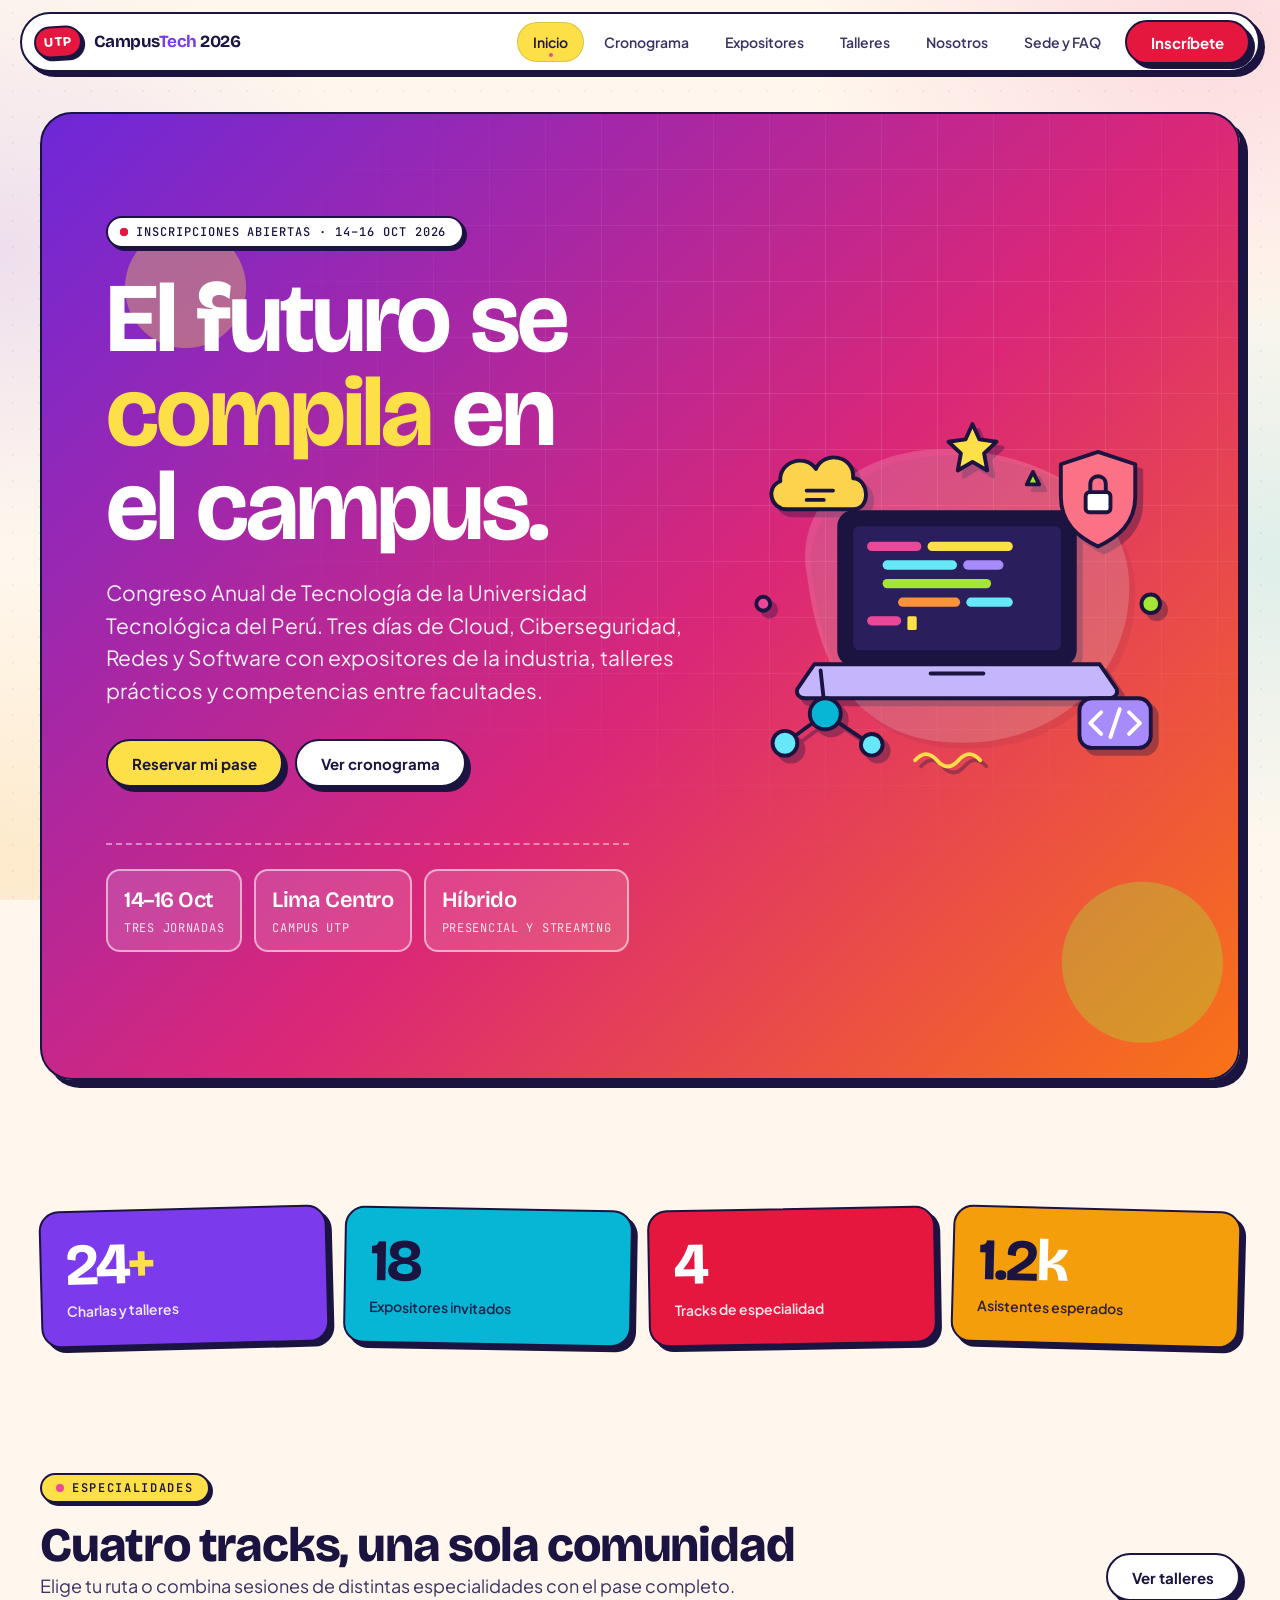
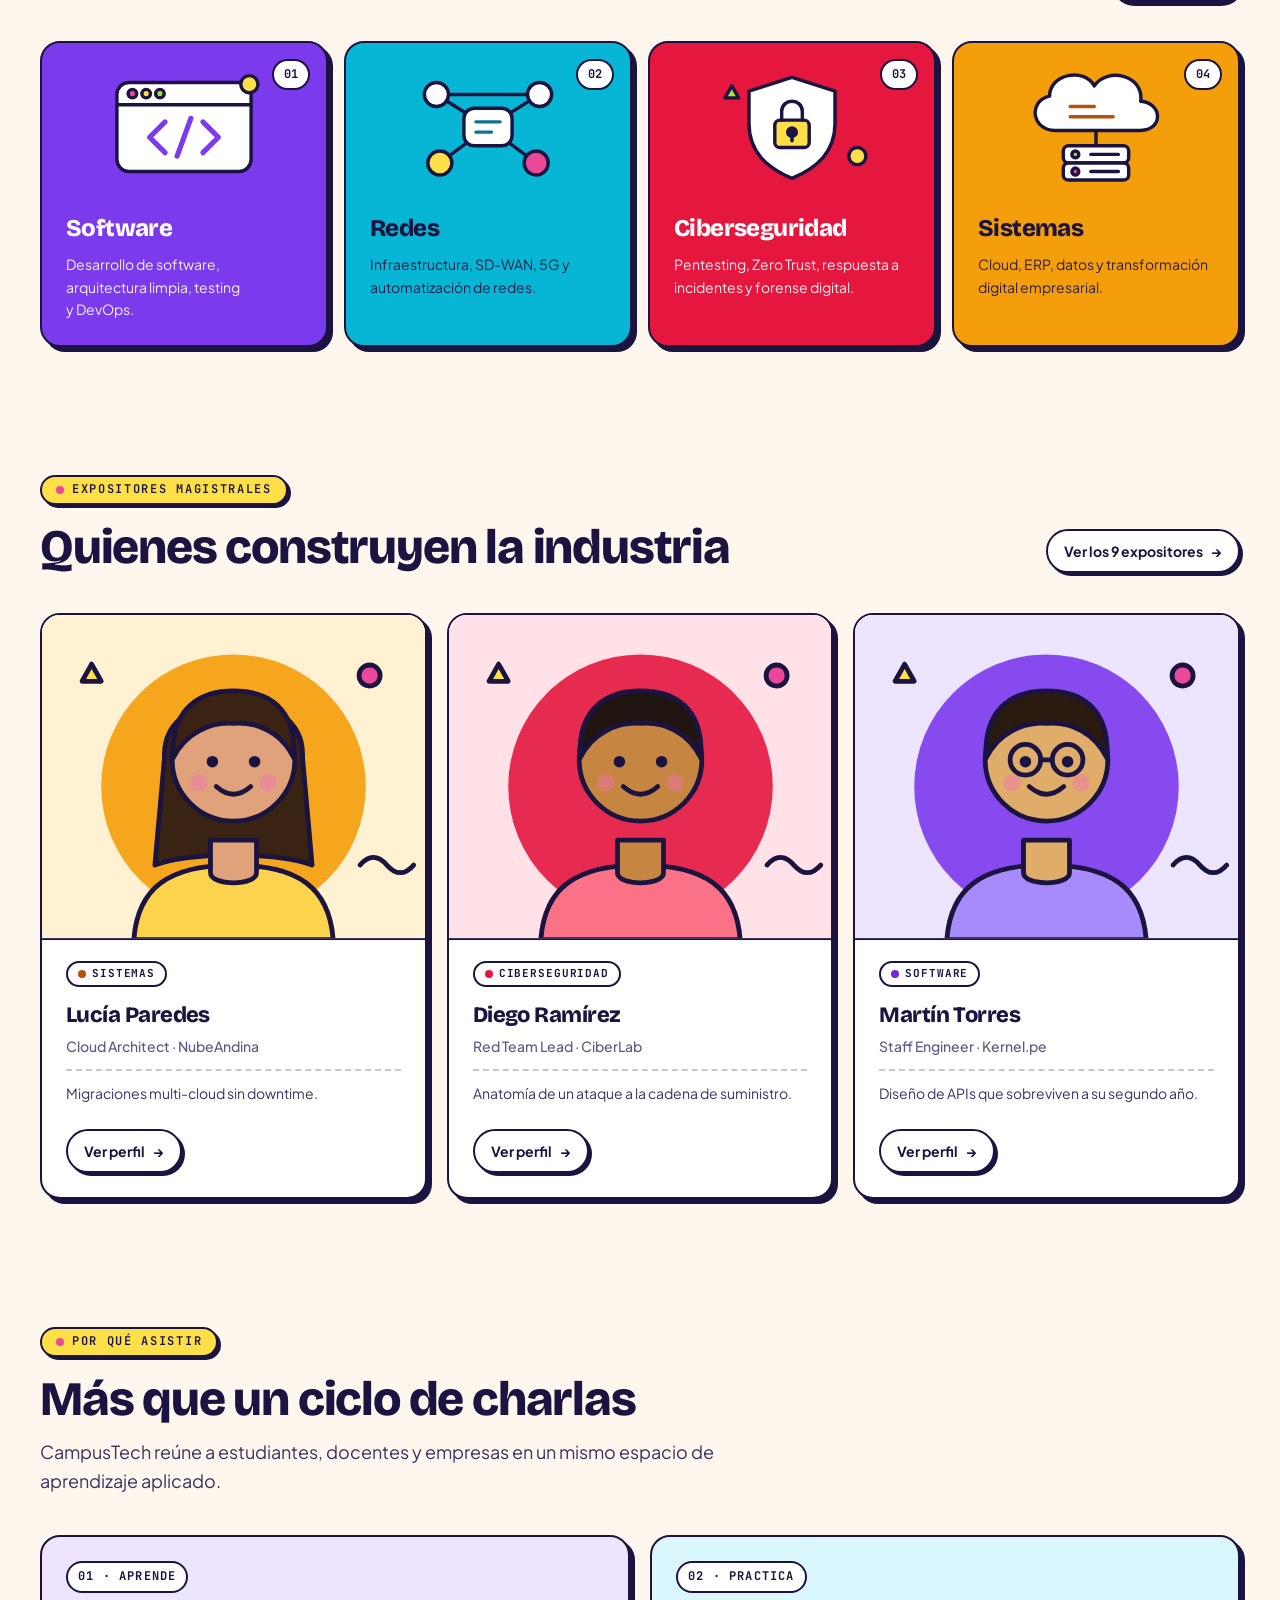
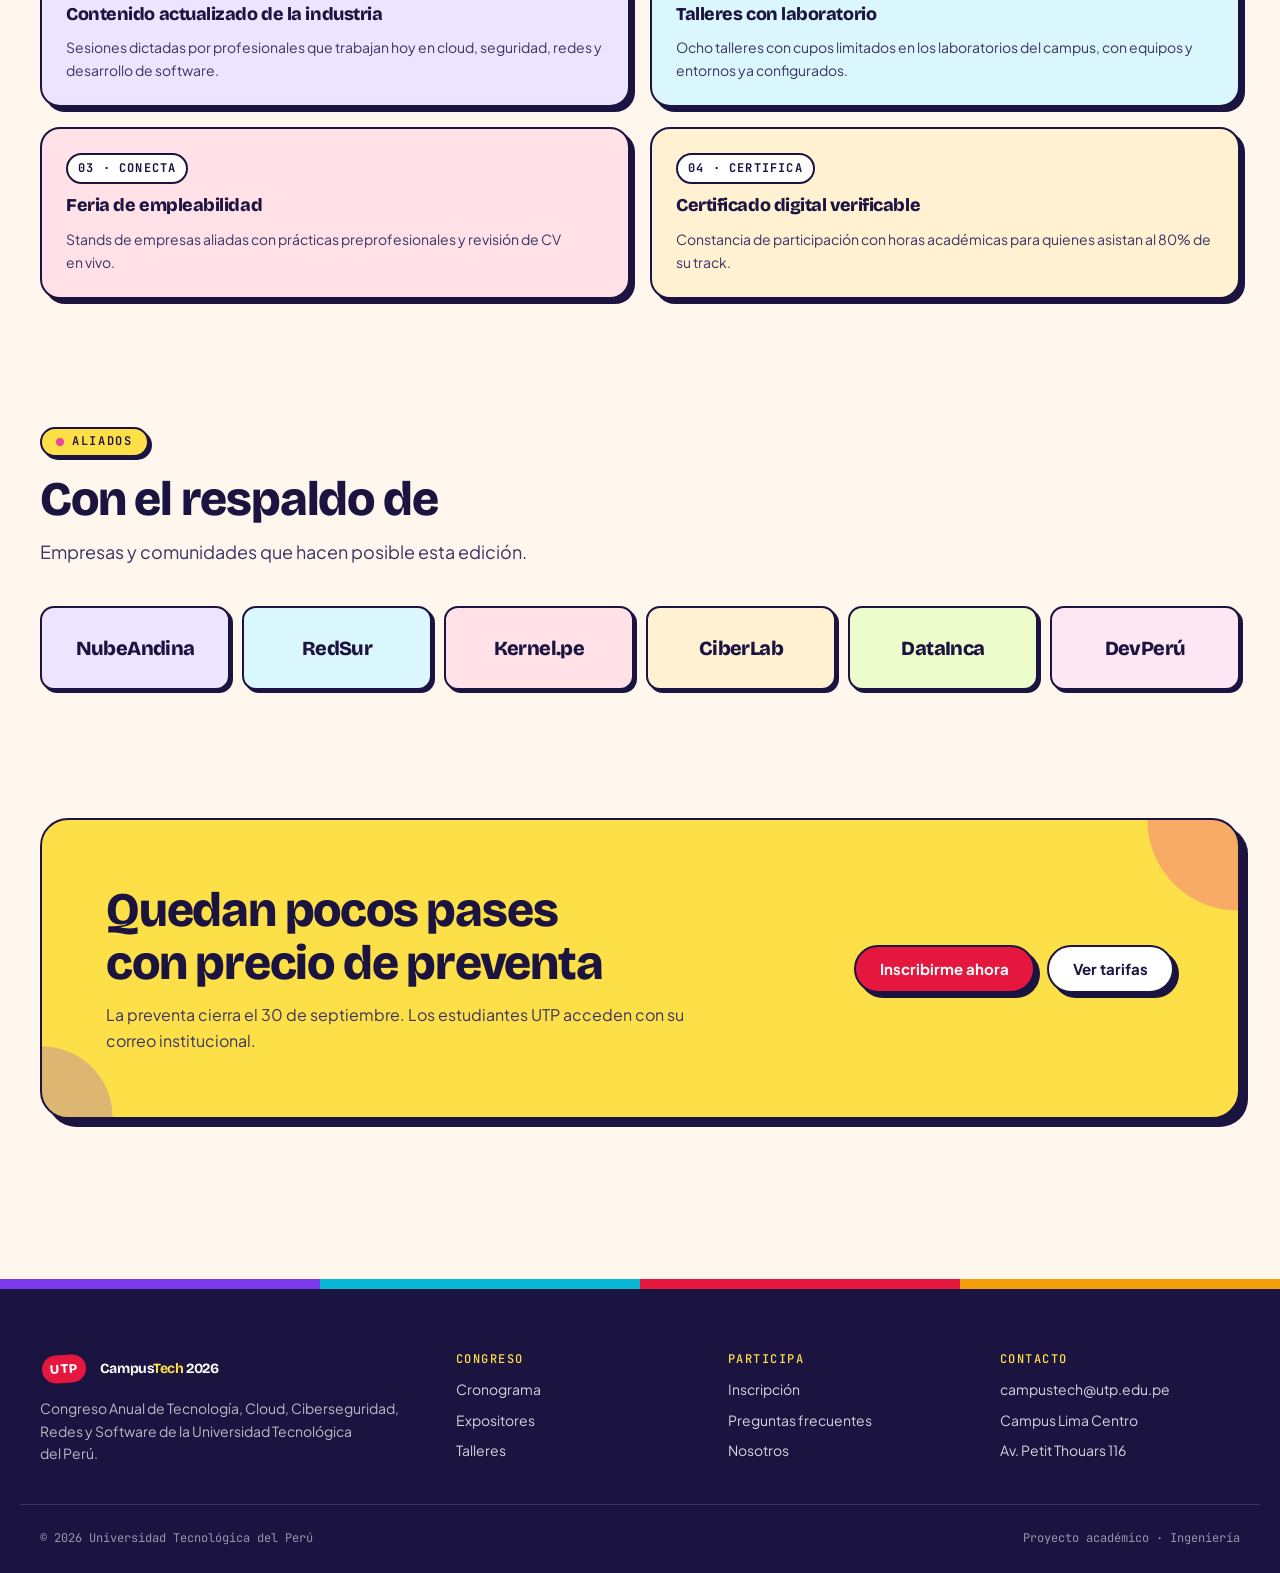
<file: index.html>
<!DOCTYPE html>
<html lang="es">
<head>
  <meta charset="UTF-8">
  <meta name="viewport" content="width=device-width, initial-scale=1">
  <title>CampusTech UTP 2026 — Inicio</title>
  <meta name="description" content="CampusTech UTP 2026: Congreso Anual de Tecnología de la Universidad Tecnológica del Perú. Cloud, Ciberseguridad, Redes y Software.">
  <link rel="preconnect" href="https://fonts.googleapis.com">
  <link rel="preconnect" href="https://fonts.gstatic.com" crossorigin>
  <link href="https://fonts.googleapis.com/css2?family=Bricolage+Grotesque:opsz,wght@12..96,600..800&family=JetBrains+Mono:wght@400;500;600&family=Plus+Jakarta+Sans:wght@400;500;600;700&family=Sora:wght@500;600;700;800&display=swap" rel="stylesheet">
  <link rel="stylesheet" href="css/styles.css">
  <link rel="stylesheet" href="css/animations.css">
  <link rel="stylesheet" href="css/responsive.css">
  <link rel="stylesheet" href="css/festival.css">
  <link rel="stylesheet" href="css/movil.css" media="(max-width: 767.98px)">
  <script src="js/app.js" defer></script>
</head>
<body>

  <!-- ========== HEADER ========== -->
  <header class="site-header">
    <div class="header-container">
      <a href="index.html" class="logo"><span class="utp-badge">UTP</span><span class="logo-text">Campus<em>Tech</em> 2026</span></a>
      <nav class="main-nav" id="main-nav" aria-label="Principal">
        <ul>
          <li><a href="index.html" class="nav-link active" aria-current="page">Inicio</a></li>
          <li><a href="cronograma.html" class="nav-link">Cronograma</a></li>
          <li><a href="expositores.html" class="nav-link">Expositores</a></li>
          <li><a href="talleres.html" class="nav-link">Talleres</a></li>
          <li><a href="nosotros.html" class="nav-link">Nosotros</a></li>
          <li><a href="sede.html" class="nav-link">Sede y FAQ</a></li>
        </ul>
        <a href="registro.html" class="btn-primary">Inscríbete</a>
      </nav>
      <button class="hamburger-btn" aria-label="Abrir menú" aria-controls="main-nav" aria-expanded="false">
        <span class="bar"></span><span class="bar"></span><span class="bar"></span>
      </button>
    </div>
  </header>

  <main class="main-content">

    <!-- ========== HERO ========== -->
    <section class="hero-banner">
      <span class="live-pill"><span class="live-dot"></span>Inscripciones abiertas · 14–16 Oct 2026</span>
      <h1 class="main-title">El futuro se <span>compila</span> en el campus.</h1>
      <p class="tagline">Congreso Anual de Tecnología de la Universidad Tecnológica del Perú. Tres días de Cloud, Ciberseguridad, Redes y Software con expositores de la industria, talleres prácticos y competencias entre facultades.</p>
      <div class="hero-actions">
        <a href="registro.html" class="btn-primary">Reservar mi pase</a>
        <a href="cronograma.html" class="btn-secondary">Ver cronograma</a>
      </div>
      <div class="hero-meta">
        <div><strong>14–16 Oct</strong>Tres jornadas</div>
        <div><strong>Lima Centro</strong>Campus UTP</div>
        <div><strong>Híbrido</strong>Presencial y streaming</div>
      </div>
      <img class="hero-art" src="assets/img/hero.svg" alt="" width="560" height="480">
    </section>

    <!-- ========== CIFRAS ========== -->
    <section aria-label="Cifras del congreso">
      <div class="stats-grid">
        <div class="stat"><strong>24<em>+</em></strong><span>Charlas y talleres</span></div>
        <div class="stat"><strong>18</strong><span>Expositores invitados</span></div>
        <div class="stat"><strong>4</strong><span>Tracks de especialidad</span></div>
        <div class="stat"><strong>1.2<em>k</em></strong><span>Asistentes esperados</span></div>
      </div>
    </section>

    <!-- ========== TRACKS ========== -->
    <section id="tracks">
      <div class="section-head">
        <div>
          <span class="section-eyebrow">Especialidades</span>
          <h2>Cuatro tracks, una sola comunidad</h2>
          <p class="section-subtitle">Elige tu ruta o combina sesiones de distintas especialidades con el pase completo.</p>
        </div>
        <a href="talleres.html" class="btn-secondary">Ver talleres</a>
      </div>
      <div class="tracks-grid">
        <article class="track-card software">
          <span class="track-number">01</span>
          <img class="track-art" src="assets/img/track-software.svg" alt="" width="200" height="140">
          <h3>Software</h3>
          <p>Desarrollo de software, arquitectura limpia, testing y DevOps.</p>
        </article>
        <article class="track-card redes">
          <span class="track-number">02</span>
          <img class="track-art" src="assets/img/track-redes.svg" alt="" width="200" height="140">
          <h3>Redes</h3>
          <p>Infraestructura, SD-WAN, 5G y automatización de redes.</p>
        </article>
        <article class="track-card seguridad">
          <span class="track-number">03</span>
          <img class="track-art" src="assets/img/track-seguridad.svg" alt="" width="200" height="140">
          <h3>Ciberseguridad</h3>
          <p>Pentesting, Zero Trust, respuesta a incidentes y forense digital.</p>
        </article>
        <article class="track-card sistemas">
          <span class="track-number">04</span>
          <img class="track-art" src="assets/img/track-sistemas.svg" alt="" width="200" height="140">
          <h3>Sistemas</h3>
          <p>Cloud, ERP, datos y transformación digital empresarial.</p>
        </article>
      </div>
    </section>

    <!-- ========== EXPOSITORES ========== -->
    <section>
      <div class="section-head">
        <div>
          <span class="section-eyebrow">Expositores magistrales</span>
          <h2>Quienes construyen la industria</h2>
        </div>
        <a href="expositores.html" class="btn-card">Ver los 9 expositores</a>
      </div>
      <div class="speakers-grid">
        <article class="speaker-card">
          <img class="speaker-photo" src="assets/img/expositores/lucia-paredes.svg" alt="" width="400" height="340" loading="lazy">
          <div class="speaker-body">
            <span class="badge sistemas">Sistemas</span>
            <h3>Lucía Paredes</h3>
            <p class="speaker-role">Cloud Architect · NubeAndina</p>
            <p class="speaker-topic">Migraciones multi-cloud sin downtime.</p>
            <a href="expositores.html" class="btn-card">Ver perfil</a>
          </div>
        </article>
        <article class="speaker-card">
          <img class="speaker-photo" src="assets/img/expositores/diego-ramirez.svg" alt="" width="400" height="340" loading="lazy">
          <div class="speaker-body">
            <span class="badge seguridad">Ciberseguridad</span>
            <h3>Diego Ramírez</h3>
            <p class="speaker-role">Red Team Lead · CiberLab</p>
            <p class="speaker-topic">Anatomía de un ataque a la cadena de suministro.</p>
            <a href="expositores.html" class="btn-card">Ver perfil</a>
          </div>
        </article>
        <article class="speaker-card">
          <img class="speaker-photo" src="assets/img/expositores/martin-torres.svg" alt="" width="400" height="340" loading="lazy">
          <div class="speaker-body">
            <span class="badge software">Software</span>
            <h3>Martín Torres</h3>
            <p class="speaker-role">Staff Engineer · Kernel.pe</p>
            <p class="speaker-topic">Diseño de APIs que sobreviven a su segundo año.</p>
            <a href="expositores.html" class="btn-card">Ver perfil</a>
          </div>
        </article>
      </div>
    </section>

    <!-- ========== POR QUÉ ASISTIR ========== -->
    <section>
      <span class="section-eyebrow">Por qué asistir</span>
      <h2>Más que un ciclo de charlas</h2>
      <p class="section-subtitle">CampusTech reúne a estudiantes, docentes y empresas en un mismo espacio de aprendizaje aplicado.</p>
      <div class="two-col">
        <div class="info-card"><span class="label">01 · Aprende</span><h3>Contenido actualizado de la industria</h3><p>Sesiones dictadas por profesionales que trabajan hoy en cloud, seguridad, redes y desarrollo de software.</p></div>
        <div class="info-card"><span class="label">02 · Practica</span><h3>Talleres con laboratorio</h3><p>Ocho talleres con cupos limitados en los laboratorios del campus, con equipos y entornos ya configurados.</p></div>
        <div class="info-card"><span class="label">03 · Conecta</span><h3>Feria de empleabilidad</h3><p>Stands de empresas aliadas con prácticas preprofesionales y revisión de CV en vivo.</p></div>
        <div class="info-card"><span class="label">04 · Certifica</span><h3>Certificado digital verificable</h3><p>Constancia de participación con horas académicas para quienes asistan al 80% de su track.</p></div>
      </div>
    </section>

    <!-- ========== ALIADOS ========== -->
    <section>
      <span class="section-eyebrow">Aliados</span>
      <h2>Con el respaldo de</h2>
      <p class="section-subtitle">Empresas y comunidades que hacen posible esta edición.</p>
      <div class="sponsors-row">
        <div class="sponsor">NubeAndina</div>
        <div class="sponsor">RedSur</div>
        <div class="sponsor">Kernel.pe</div>
        <div class="sponsor">CiberLab</div>
        <div class="sponsor">DataInca</div>
        <div class="sponsor">DevPerú</div>
      </div>
    </section>

    <!-- ========== CTA ========== -->
    <section class="cta-band">
      <div>
        <h2>Quedan pocos pases con precio de preventa</h2>
        <p>La preventa cierra el 30 de septiembre. Los estudiantes UTP acceden con su correo institucional.</p>
      </div>
      <div class="hero-actions">
        <a href="registro.html" class="btn-primary">Inscribirme ahora</a>
        <a href="cronograma.html#tarifas" class="btn-secondary">Ver tarifas</a>
      </div>
    </section>
  </main>

  <!-- ========== FOOTER ========== -->
  <footer class="site-footer">
    <div class="footer-grid">
      <div class="footer-col">
        <a href="index.html" class="logo"><span class="utp-badge">UTP</span><span class="logo-text">Campus<em>Tech</em> 2026</span></a>
        <p>Congreso Anual de Tecnología, Cloud, Ciberseguridad, Redes y Software de la Universidad Tecnológica del Perú.</p>
      </div>
      <div class="footer-col">
        <h4>Congreso</h4>
        <ul>
          <li><a href="cronograma.html">Cronograma</a></li>
          <li><a href="expositores.html">Expositores</a></li>
          <li><a href="talleres.html">Talleres</a></li>
        </ul>
      </div>
      <div class="footer-col">
        <h4>Participa</h4>
        <ul>
          <li><a href="registro.html">Inscripción</a></li>
          <li><a href="sede.html">Preguntas frecuentes</a></li>
          <li><a href="nosotros.html">Nosotros</a></li>
        </ul>
      </div>
      <div class="footer-col">
        <h4>Contacto</h4>
        <ul>
          <li><a href="mailto:campustech@utp.edu.pe">campustech@utp.edu.pe</a></li>
          <li><a href="sede.html">Campus Lima Centro</a></li>
          <li><a href="sede.html">Av. Petit Thouars 116</a></li>
        </ul>
      </div>
    </div>
    <div class="footer-bottom">
      <span>© 2026 Universidad Tecnológica del Perú</span>
      <span>Proyecto académico · Ingeniería</span>
    </div>
  </footer>

</body>
</html>
</file>
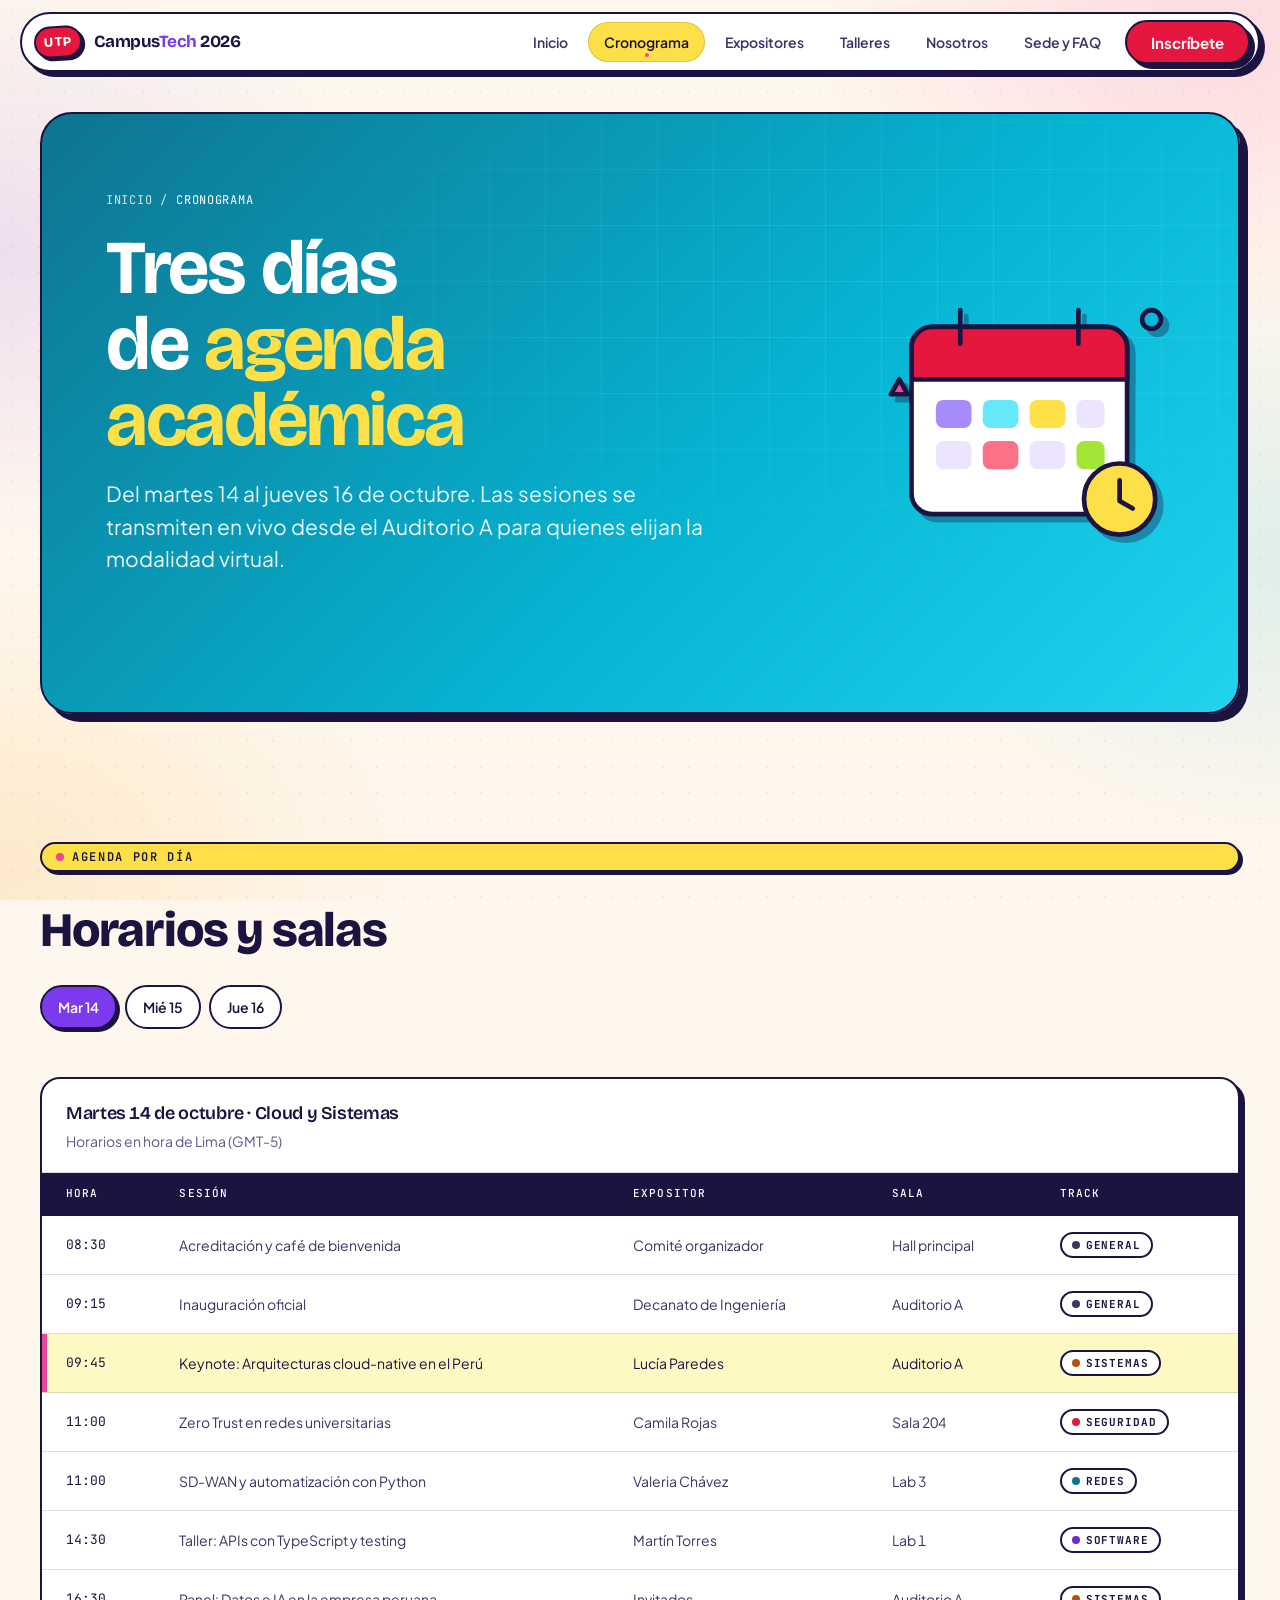
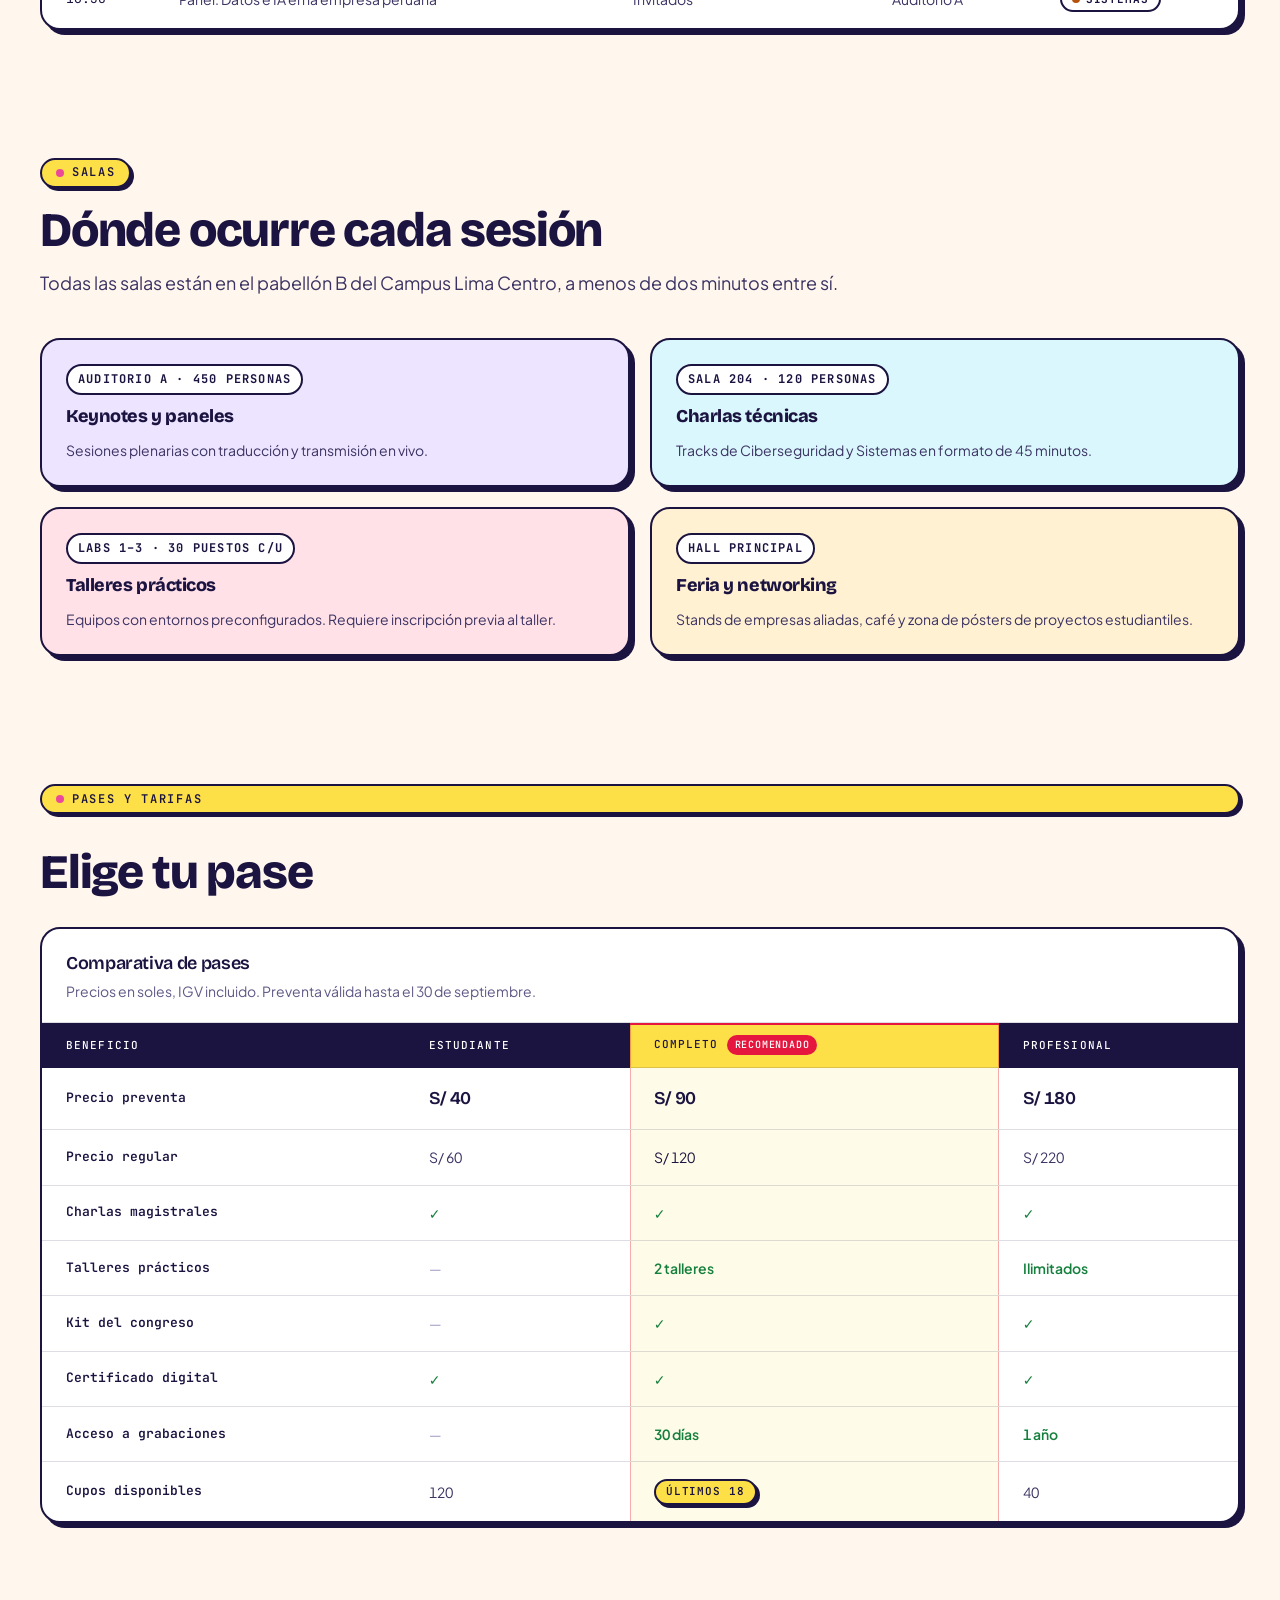
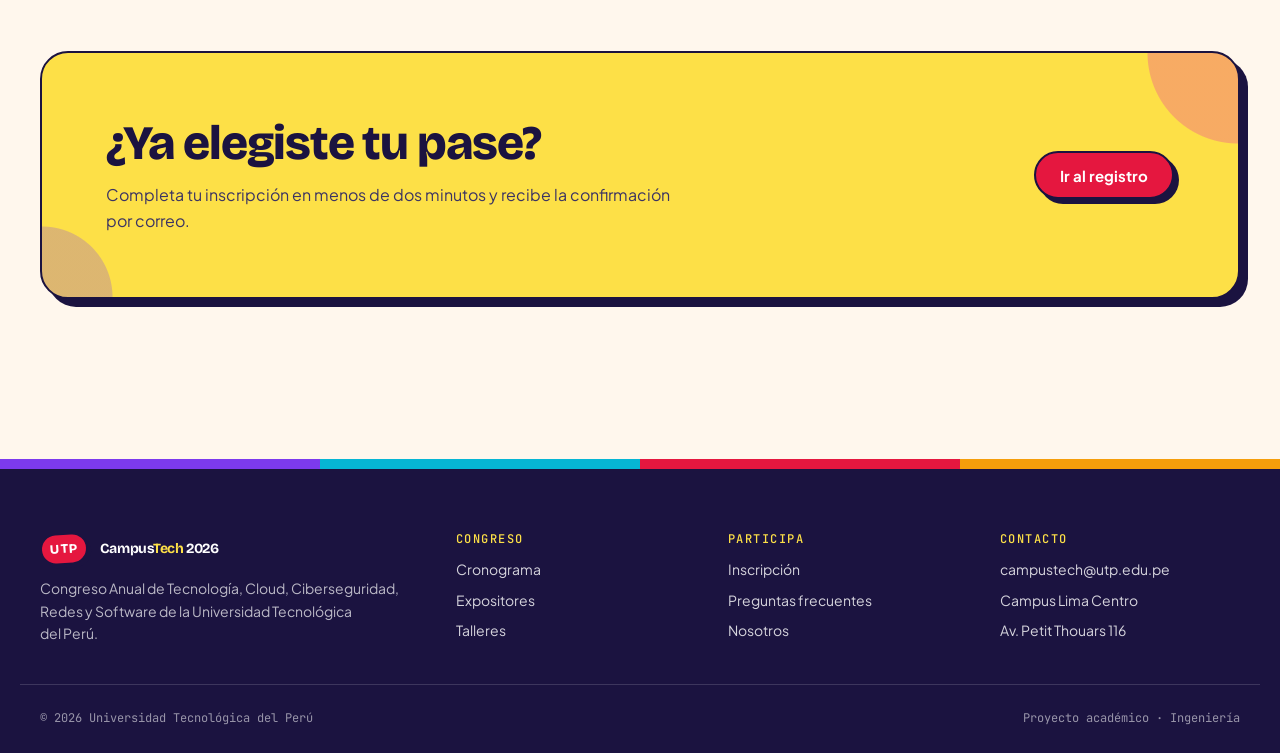
<file: cronograma.html>
<!DOCTYPE html>
<html lang="es">
<head>
  <meta charset="UTF-8">
  <meta name="viewport" content="width=device-width, initial-scale=1">
  <title>CampusTech UTP 2026 — Cronograma</title>
  <meta name="description" content="Agenda de los tres días de CampusTech UTP 2026: horarios, salas, tracks y tarifas de los pases.">
  <link rel="preconnect" href="https://fonts.googleapis.com">
  <link rel="preconnect" href="https://fonts.gstatic.com" crossorigin>
  <link href="https://fonts.googleapis.com/css2?family=Bricolage+Grotesque:opsz,wght@12..96,600..800&family=JetBrains+Mono:wght@400;500;600&family=Plus+Jakarta+Sans:wght@400;500;600;700&family=Sora:wght@500;600;700;800&display=swap" rel="stylesheet">
  <link rel="stylesheet" href="css/styles.css">
  <link rel="stylesheet" href="css/animations.css">
  <link rel="stylesheet" href="css/responsive.css">
  <link rel="stylesheet" href="css/festival.css">
  <link rel="stylesheet" href="css/movil.css" media="(max-width: 767.98px)">
  <script src="js/app.js" defer></script>
</head>
<body>

  <!-- ========== HEADER ========== -->
  <header class="site-header">
    <div class="header-container">
      <a href="index.html" class="logo"><span class="utp-badge">UTP</span><span class="logo-text">Campus<em>Tech</em> 2026</span></a>
      <nav class="main-nav" id="main-nav" aria-label="Principal">
        <ul>
          <li><a href="index.html" class="nav-link">Inicio</a></li>
          <li><a href="cronograma.html" class="nav-link active" aria-current="page">Cronograma</a></li>
          <li><a href="expositores.html" class="nav-link">Expositores</a></li>
          <li><a href="talleres.html" class="nav-link">Talleres</a></li>
          <li><a href="nosotros.html" class="nav-link">Nosotros</a></li>
          <li><a href="sede.html" class="nav-link">Sede y FAQ</a></li>
        </ul>
        <a href="registro.html" class="btn-primary">Inscríbete</a>
      </nav>
      <button class="hamburger-btn" aria-label="Abrir menú" aria-controls="main-nav" aria-expanded="false">
        <span class="bar"></span><span class="bar"></span><span class="bar"></span>
      </button>
    </div>
  </header>

  <main class="main-content">

    <!-- ========== HERO ========== -->
    <section class="hero-banner page-hero hero--cyan">
      <nav class="breadcrumb" aria-label="Ruta"><a href="index.html">Inicio</a><span>/</span><span aria-current="page">Cronograma</span></nav>
      <h1 class="page-title">Tres días de <span>agenda académica</span></h1>
      <p class="tagline">Del martes 14 al jueves 16 de octubre. Las sesiones se transmiten en vivo desde el Auditorio A para quienes elijan la modalidad virtual.</p>
      <img class="hero-art" src="assets/img/calendario.svg" alt="" width="320" height="280">
    </section>

    <!-- ========== AGENDA POR DÍA ========== -->
    <section class="table-section">
      <span class="section-eyebrow">Agenda por día</span>
      <h2>Horarios y salas</h2>
      <div class="filters" role="tablist" aria-label="Día del congreso">
        <button class="btn-filter active" role="tab" aria-selected="true" aria-controls="dia-14">Mar 14</button>
        <button class="btn-filter" role="tab" aria-selected="false" aria-controls="dia-15">Mié 15</button>
        <button class="btn-filter" role="tab" aria-selected="false" aria-controls="dia-16">Jue 16</button>
      </div>

      <!-- Martes 14 -->
      <div class="table-responsive" id="dia-14" role="tabpanel">
        <table class="custom-table">
          <caption>Martes 14 de octubre · Cloud y Sistemas<small>Horarios en hora de Lima (GMT-5)</small></caption>
          <thead><tr><th scope="col">Hora</th><th scope="col">Sesión</th><th scope="col">Expositor</th><th scope="col">Sala</th><th scope="col">Track</th></tr></thead>
          <tbody>
            <tr><td>08:30</td><td>Acreditación y café de bienvenida</td><td>Comité organizador</td><td>Hall principal</td><td><span class="badge">General</span></td></tr>
            <tr><td>09:15</td><td>Inauguración oficial</td><td>Decanato de Ingeniería</td><td>Auditorio A</td><td><span class="badge">General</span></td></tr>
            <tr class="highlight-row"><td>09:45</td><td>Keynote: Arquitecturas cloud-native en el Perú</td><td>Lucía Paredes</td><td>Auditorio A</td><td><span class="badge sistemas">Sistemas</span></td></tr>
            <tr><td>11:00</td><td>Zero Trust en redes universitarias</td><td>Camila Rojas</td><td>Sala 204</td><td><span class="badge seguridad">Seguridad</span></td></tr>
            <tr><td>11:00</td><td>SD-WAN y automatización con Python</td><td>Valeria Chávez</td><td>Lab 3</td><td><span class="badge redes">Redes</span></td></tr>
            <tr><td>14:30</td><td>Taller: APIs con TypeScript y testing</td><td>Martín Torres</td><td>Lab 1</td><td><span class="badge software">Software</span></td></tr>
            <tr><td>16:30</td><td>Panel: Datos e IA en la empresa peruana</td><td>Invitados</td><td>Auditorio A</td><td><span class="badge sistemas">Sistemas</span></td></tr>
          </tbody>
        </table>
      </div>

      <!-- Miércoles 15 -->
      <div class="table-responsive" id="dia-15" role="tabpanel" hidden>
        <table class="custom-table">
          <caption>Miércoles 15 de octubre · Seguridad y Redes<small>Horarios en hora de Lima (GMT-5)</small></caption>
          <thead><tr><th scope="col">Hora</th><th scope="col">Sesión</th><th scope="col">Expositor</th><th scope="col">Sala</th><th scope="col">Track</th></tr></thead>
          <tbody>
            <tr class="highlight-row"><td>09:00</td><td>Keynote: Anatomía de un ataque a la cadena de suministro</td><td>Diego Ramírez</td><td>Auditorio A</td><td><span class="badge seguridad">Seguridad</span></td></tr>
            <tr><td>10:30</td><td>Redes 5G privadas para la industria</td><td>Jorge Huamán</td><td>Sala 204</td><td><span class="badge redes">Redes</span></td></tr>
            <tr><td>10:30</td><td>Taller: Pentesting web con OWASP Top 10</td><td>Diego Ramírez</td><td>Lab 2</td><td><span class="badge seguridad">Seguridad</span></td></tr>
            <tr><td>12:00</td><td>Observabilidad para equipos pequeños</td><td>Rosa Medina</td><td>Sala 204</td><td><span class="badge sistemas">Sistemas</span></td></tr>
            <tr><td>14:30</td><td>Taller: Laboratorio de enrutamiento con Packet Tracer</td><td>Valeria Chávez</td><td>Lab 3</td><td><span class="badge redes">Redes</span></td></tr>
            <tr><td>16:00</td><td>Capture The Flag interfacultades</td><td>CiberLab</td><td>Labs 1–2</td><td><span class="badge seguridad">Seguridad</span></td></tr>
            <tr><td>18:00</td><td>Networking y feria de empleabilidad</td><td>Empresas aliadas</td><td>Hall principal</td><td><span class="badge">General</span></td></tr>
          </tbody>
        </table>
      </div>

      <!-- Jueves 16 -->
      <div class="table-responsive" id="dia-16" role="tabpanel" hidden>
        <table class="custom-table">
          <caption>Jueves 16 de octubre · Software y cierre<small>Horarios en hora de Lima (GMT-5)</small></caption>
          <thead><tr><th scope="col">Hora</th><th scope="col">Sesión</th><th scope="col">Expositor</th><th scope="col">Sala</th><th scope="col">Track</th></tr></thead>
          <tbody>
            <tr class="highlight-row"><td>09:00</td><td>Keynote: Diseño de APIs que sobreviven a su segundo año</td><td>Martín Torres</td><td>Auditorio A</td><td><span class="badge software">Software</span></td></tr>
            <tr><td>10:30</td><td>Rendimiento en apps móviles a escala</td><td>Andrés Salazar</td><td>Sala 204</td><td><span class="badge software">Software</span></td></tr>
            <tr><td>10:30</td><td>Taller: CI/CD con GitHub Actions</td><td>Paola Vega</td><td>Lab 1</td><td><span class="badge software">Software</span></td></tr>
            <tr><td>12:00</td><td>Gobierno de seguridad para equipos pequeños</td><td>Camila Rojas</td><td>Sala 204</td><td><span class="badge seguridad">Seguridad</span></td></tr>
            <tr><td>14:30</td><td>Final del hackathon CampusTech</td><td>Jurado</td><td>Auditorio A</td><td><span class="badge software">Software</span></td></tr>
            <tr class="highlight-row"><td>17:00</td><td>Premiación y clausura</td><td>Comité organizador</td><td>Auditorio A</td><td><span class="badge">General</span></td></tr>
          </tbody>
        </table>
      </div>
    </section>

    <!-- ========== SALAS ========== -->
    <section>
      <span class="section-eyebrow">Salas</span>
      <h2>Dónde ocurre cada sesión</h2>
      <p class="section-subtitle">Todas las salas están en el pabellón B del Campus Lima Centro, a menos de dos minutos entre sí.</p>
      <div class="two-col">
        <div class="info-card"><span class="label">Auditorio A · 450 personas</span><h3>Keynotes y paneles</h3><p>Sesiones plenarias con traducción y transmisión en vivo.</p></div>
        <div class="info-card"><span class="label">Sala 204 · 120 personas</span><h3>Charlas técnicas</h3><p>Tracks de Ciberseguridad y Sistemas en formato de 45 minutos.</p></div>
        <div class="info-card"><span class="label">Labs 1–3 · 30 puestos c/u</span><h3>Talleres prácticos</h3><p>Equipos con entornos preconfigurados. Requiere inscripción previa al taller.</p></div>
        <div class="info-card"><span class="label">Hall principal</span><h3>Feria y networking</h3><p>Stands de empresas aliadas, café y zona de pósters de proyectos estudiantiles.</p></div>
      </div>
    </section>

    <!-- ========== TARIFAS ========== -->
    <section class="table-section" id="tarifas">
      <span class="section-eyebrow">Pases y tarifas</span>
      <h2>Elige tu pase</h2>
      <div class="table-responsive">
        <table class="custom-table">
          <caption>Comparativa de pases<small>Precios en soles, IGV incluido. Preventa válida hasta el 30 de septiembre.</small></caption>
          <thead><tr><th scope="col">Beneficio</th><th scope="col">Estudiante</th><th scope="col" class="recommended">Completo</th><th scope="col">Profesional</th></tr></thead>
          <tbody>
            <tr><th scope="row">Precio preventa</th><td class="price">S/ 40</td><td class="price recommended">S/ 90</td><td class="price">S/ 180</td></tr>
            <tr><th scope="row">Precio regular</th><td>S/ 60</td><td class="recommended">S/ 120</td><td>S/ 220</td></tr>
            <tr><th scope="row">Charlas magistrales</th><td class="check">✓</td><td class="check recommended">✓</td><td class="check">✓</td></tr>
            <tr><th scope="row">Talleres prácticos</th><td class="cross">—</td><td class="check recommended">2 talleres</td><td class="check">Ilimitados</td></tr>
            <tr><th scope="row">Kit del congreso</th><td class="cross">—</td><td class="check recommended">✓</td><td class="check">✓</td></tr>
            <tr><th scope="row">Certificado digital</th><td class="check">✓</td><td class="check recommended">✓</td><td class="check">✓</td></tr>
            <tr><th scope="row">Acceso a grabaciones</th><td class="cross">—</td><td class="check recommended">30 días</td><td class="check">1 año</td></tr>
            <tr><th scope="row">Cupos disponibles</th><td>120</td><td class="recommended"><span class="badge-urgent">Últimos 18</span></td><td>40</td></tr>
          </tbody>
        </table>
      </div>
    </section>

    <!-- ========== CTA ========== -->
    <section class="cta-band">
      <div>
        <h2>¿Ya elegiste tu pase?</h2>
        <p>Completa tu inscripción en menos de dos minutos y recibe la confirmación por correo.</p>
      </div>
      <div class="hero-actions"><a href="registro.html" class="btn-primary">Ir al registro</a></div>
    </section>
  </main>

  <!-- ========== FOOTER ========== -->
  <footer class="site-footer">
    <div class="footer-grid">
      <div class="footer-col">
        <a href="index.html" class="logo"><span class="utp-badge">UTP</span><span class="logo-text">Campus<em>Tech</em> 2026</span></a>
        <p>Congreso Anual de Tecnología, Cloud, Ciberseguridad, Redes y Software de la Universidad Tecnológica del Perú.</p>
      </div>
      <div class="footer-col">
        <h4>Congreso</h4>
        <ul>
          <li><a href="cronograma.html">Cronograma</a></li>
          <li><a href="expositores.html">Expositores</a></li>
          <li><a href="talleres.html">Talleres</a></li>
        </ul>
      </div>
      <div class="footer-col">
        <h4>Participa</h4>
        <ul>
          <li><a href="registro.html">Inscripción</a></li>
          <li><a href="sede.html">Preguntas frecuentes</a></li>
          <li><a href="nosotros.html">Nosotros</a></li>
        </ul>
      </div>
      <div class="footer-col">
        <h4>Contacto</h4>
        <ul>
          <li><a href="mailto:campustech@utp.edu.pe">campustech@utp.edu.pe</a></li>
          <li><a href="sede.html">Campus Lima Centro</a></li>
          <li><a href="sede.html">Av. Petit Thouars 116</a></li>
        </ul>
      </div>
    </div>
    <div class="footer-bottom">
      <span>© 2026 Universidad Tecnológica del Perú</span>
      <span>Proyecto académico · Ingeniería</span>
    </div>
  </footer>

</body>
</html>
</file>
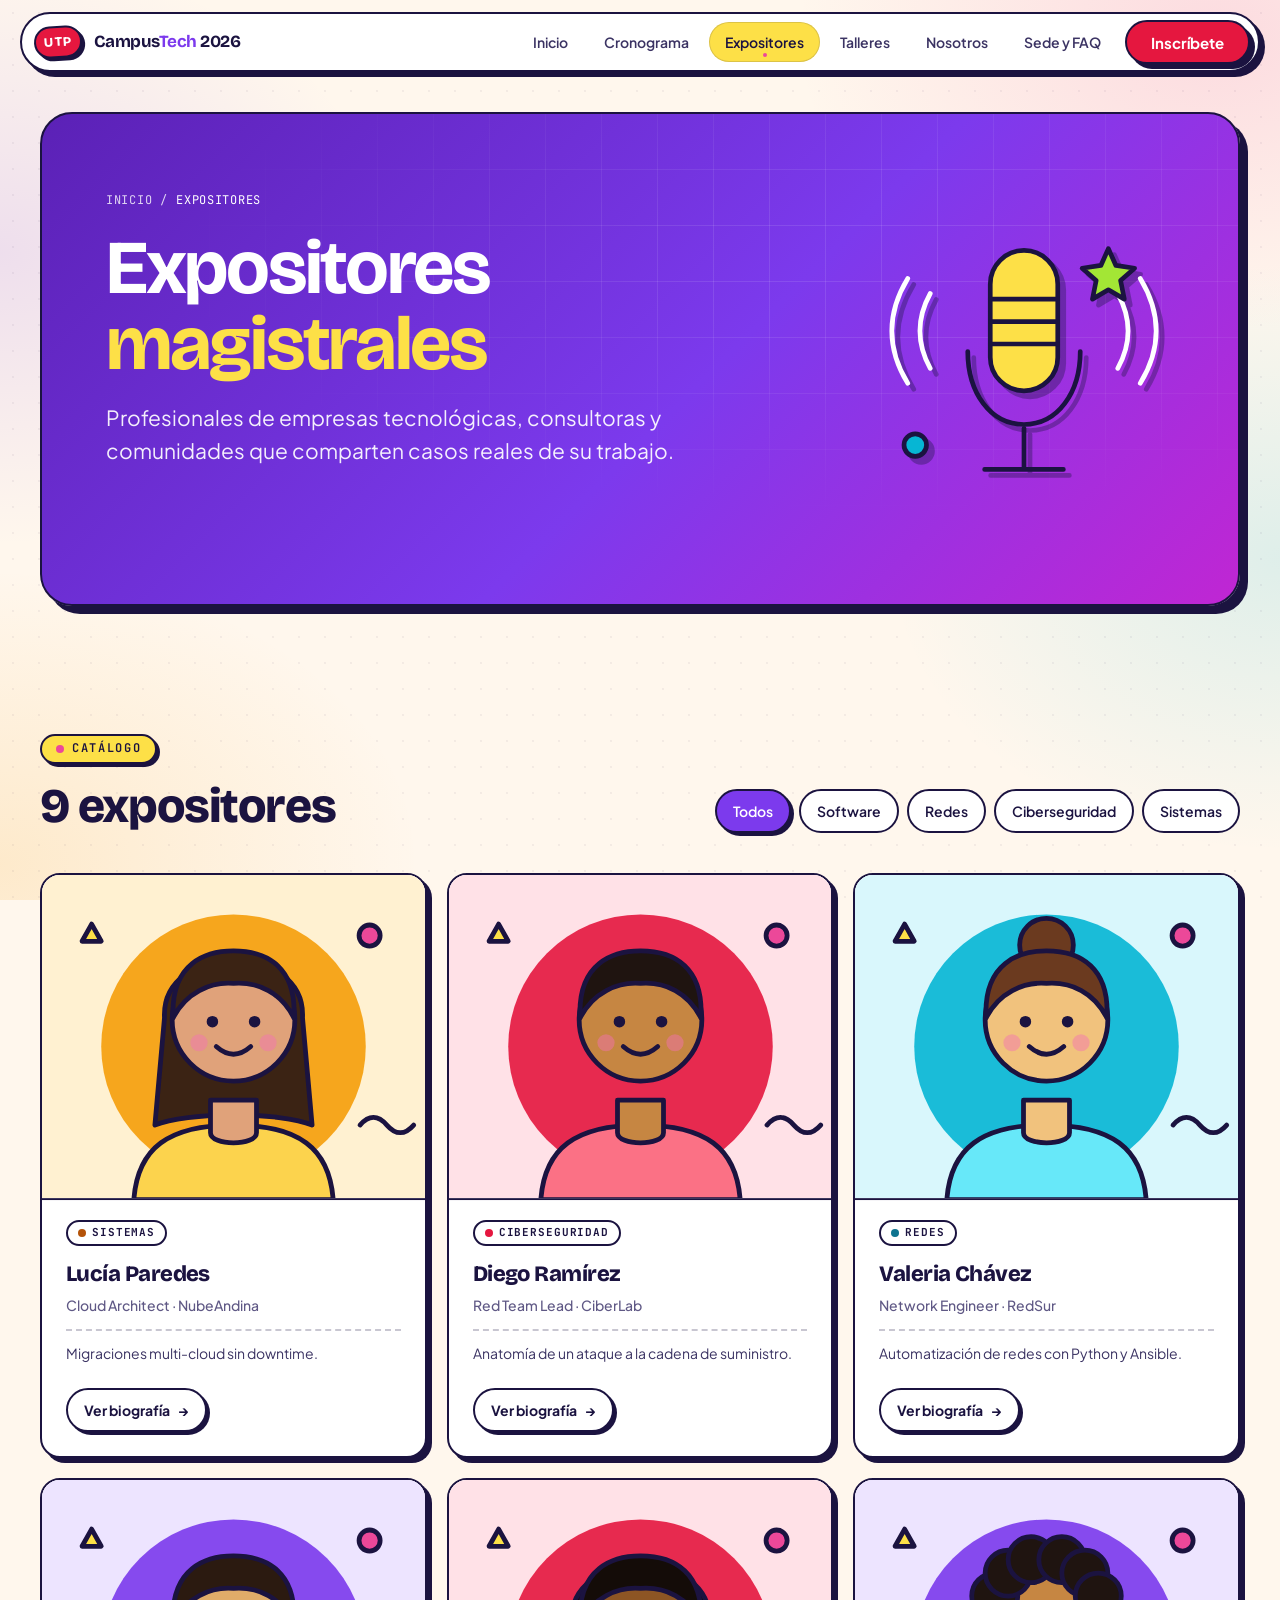
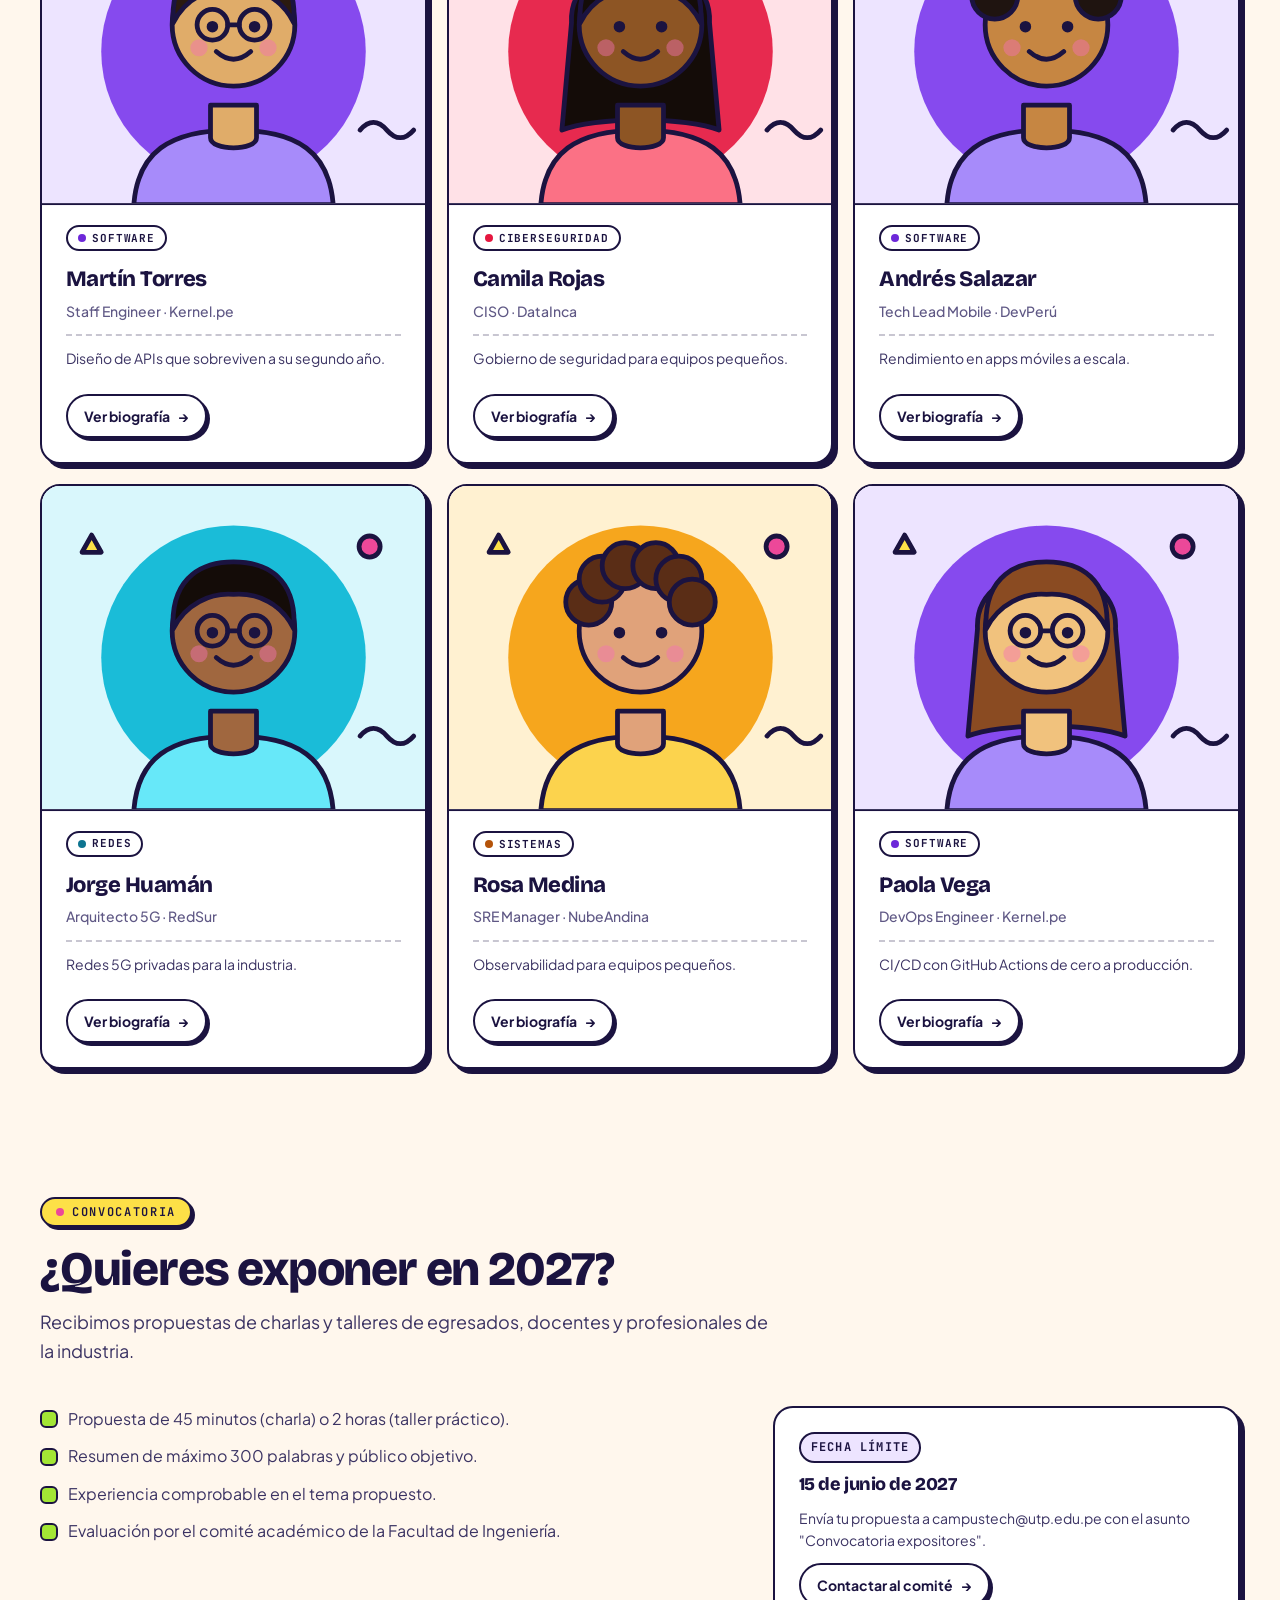
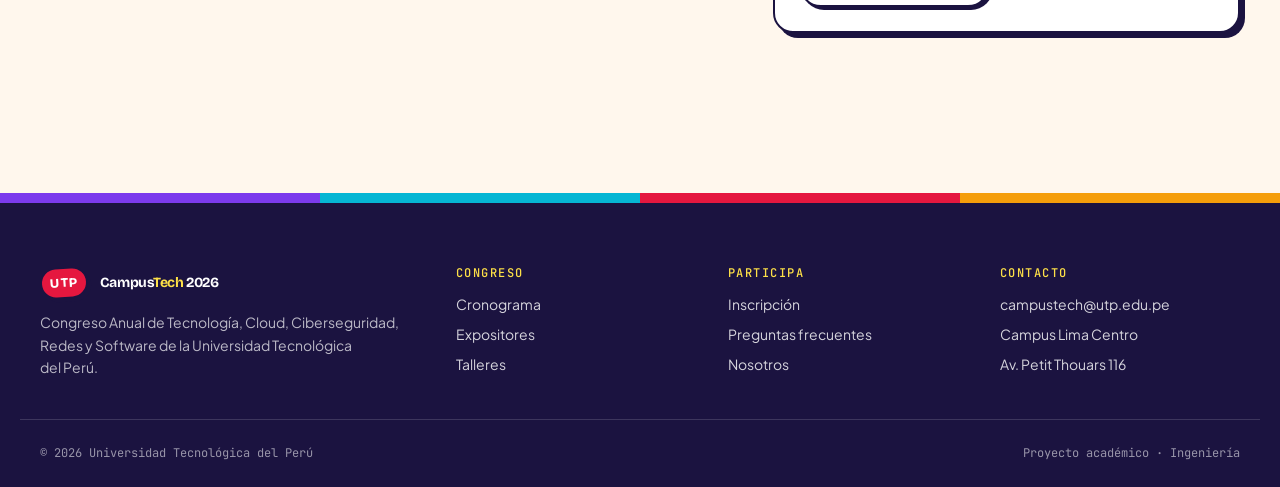
<file: expositores.html>
<!DOCTYPE html>
<html lang="es">
<head>
  <meta charset="UTF-8">
  <meta name="viewport" content="width=device-width, initial-scale=1">
  <title>CampusTech UTP 2026 — Expositores</title>
  <meta name="description" content="Expositores magistrales de CampusTech UTP 2026 en Software, Redes, Ciberseguridad y Sistemas.">
  <link rel="preconnect" href="https://fonts.googleapis.com">
  <link rel="preconnect" href="https://fonts.gstatic.com" crossorigin>
  <link href="https://fonts.googleapis.com/css2?family=Bricolage+Grotesque:opsz,wght@12..96,600..800&family=JetBrains+Mono:wght@400;500;600&family=Plus+Jakarta+Sans:wght@400;500;600;700&family=Sora:wght@500;600;700;800&display=swap" rel="stylesheet">
  <link rel="stylesheet" href="css/styles.css">
  <link rel="stylesheet" href="css/animations.css">
  <link rel="stylesheet" href="css/responsive.css">
  <link rel="stylesheet" href="css/festival.css">
  <link rel="stylesheet" href="css/movil.css" media="(max-width: 767.98px)">
  <script src="js/app.js" defer></script>
  <script src="js/modal.js" defer></script>
</head>
<body>

  <!-- ========== HEADER ========== -->
  <header class="site-header">
    <div class="header-container">
      <a href="index.html" class="logo"><span class="utp-badge">UTP</span><span class="logo-text">Campus<em>Tech</em> 2026</span></a>
      <nav class="main-nav" id="main-nav" aria-label="Principal">
        <ul>
          <li><a href="index.html" class="nav-link">Inicio</a></li>
          <li><a href="cronograma.html" class="nav-link">Cronograma</a></li>
          <li><a href="expositores.html" class="nav-link active" aria-current="page">Expositores</a></li>
          <li><a href="talleres.html" class="nav-link">Talleres</a></li>
          <li><a href="nosotros.html" class="nav-link">Nosotros</a></li>
          <li><a href="sede.html" class="nav-link">Sede y FAQ</a></li>
        </ul>
        <a href="registro.html" class="btn-primary">Inscríbete</a>
      </nav>
      <button class="hamburger-btn" aria-label="Abrir menú" aria-controls="main-nav" aria-expanded="false">
        <span class="bar"></span><span class="bar"></span><span class="bar"></span>
      </button>
    </div>
  </header>

  <main class="main-content">

    <!-- ========== HERO ========== -->
    <section class="hero-banner page-hero hero--violet">
      <nav class="breadcrumb" aria-label="Ruta"><a href="index.html">Inicio</a><span>/</span><span aria-current="page">Expositores</span></nav>
      <h1 class="page-title">Expositores <span>magistrales</span></h1>
      <p class="tagline">Profesionales de empresas tecnológicas, consultoras y comunidades que comparten casos reales de su trabajo.</p>
      <img class="hero-art" src="assets/img/microfono.svg" alt="" width="320" height="280">
    </section>

    <!-- ========== CATÁLOGO ========== -->
    <section>
      <div class="section-head">
        <div>
          <span class="section-eyebrow">Catálogo</span>
          <h2 id="speakers-count">9 expositores</h2>
        </div>
        <div class="filters" role="group" aria-label="Filtrar expositores" style="margin-bottom:0"
             data-filter-target="#speakers" data-count="#speakers-count" data-singular="expositor" data-plural="expositores">
          <button class="btn-filter active" aria-pressed="true" data-filter="todos">Todos</button>
          <button class="btn-filter" aria-pressed="false" data-filter="software">Software</button>
          <button class="btn-filter" aria-pressed="false" data-filter="redes">Redes</button>
          <button class="btn-filter" aria-pressed="false" data-filter="seguridad">Ciberseguridad</button>
          <button class="btn-filter" aria-pressed="false" data-filter="sistemas">Sistemas</button>
        </div>
      </div>

      <div class="speakers-grid" id="speakers">
        <article class="speaker-card" data-track="sistemas" data-bio="Lidera el equipo de arquitectura cloud de NubeAndina, donde ha migrado más de 40 cargas críticas de banca y retail. Es egresada de Ingeniería de Sistemas y mentora en programas de mujeres en tecnología.">
          <img class="speaker-photo" src="assets/img/expositores/lucia-paredes.svg" alt="" width="400" height="340" loading="lazy">
          <div class="speaker-body">
            <span class="badge sistemas">Sistemas</span>
            <h3>Lucía Paredes</h3>
            <p class="speaker-role">Cloud Architect · NubeAndina</p>
            <p class="speaker-topic">Migraciones multi-cloud sin downtime.</p>
            <button class="btn-card" data-open-bio>Ver biografía</button>
          </div>
        </article>
        <article class="speaker-card" data-track="seguridad" data-bio="Especialista en seguridad ofensiva con certificaciones OSCP y CRTO. Coordina ejercicios de red team para entidades financieras y dicta talleres de hacking ético.">
          <img class="speaker-photo" src="assets/img/expositores/diego-ramirez.svg" alt="" width="400" height="340" loading="lazy">
          <div class="speaker-body">
            <span class="badge seguridad">Ciberseguridad</span>
            <h3>Diego Ramírez</h3>
            <p class="speaker-role">Red Team Lead · CiberLab</p>
            <p class="speaker-topic">Anatomía de un ataque a la cadena de suministro.</p>
            <button class="btn-card" data-open-bio>Ver biografía</button>
          </div>
        </article>
        <article class="speaker-card" data-track="redes" data-bio="Diseña y automatiza redes de campus y sucursales para operadores regionales. Instructora certificada en enrutamiento y conmutación.">
          <img class="speaker-photo" src="assets/img/expositores/valeria-chavez.svg" alt="" width="400" height="340" loading="lazy">
          <div class="speaker-body">
            <span class="badge redes">Redes</span>
            <h3>Valeria Chávez</h3>
            <p class="speaker-role">Network Engineer · RedSur</p>
            <p class="speaker-topic">Automatización de redes con Python y Ansible.</p>
            <button class="btn-card" data-open-bio>Ver biografía</button>
          </div>
        </article>
        <article class="speaker-card" data-track="software" data-bio="Construye plataformas de pagos usadas por miles de comercios. Mantiene librerías open source de validación de datos y escribe sobre diseño de sistemas.">
          <img class="speaker-photo" src="assets/img/expositores/martin-torres.svg" alt="" width="400" height="340" loading="lazy">
          <div class="speaker-body">
            <span class="badge software">Software</span>
            <h3>Martín Torres</h3>
            <p class="speaker-role">Staff Engineer · Kernel.pe</p>
            <p class="speaker-topic">Diseño de APIs que sobreviven a su segundo año.</p>
            <button class="btn-card" data-open-bio>Ver biografía</button>
          </div>
        </article>
        <article class="speaker-card" data-track="seguridad" data-bio="Dirige la estrategia de seguridad de la información en DataInca. Ha implementado marcos ISO 27001 y NIST en empresas medianas del país.">
          <img class="speaker-photo" src="assets/img/expositores/camila-rojas.svg" alt="" width="400" height="340" loading="lazy">
          <div class="speaker-body">
            <span class="badge seguridad">Ciberseguridad</span>
            <h3>Camila Rojas</h3>
            <p class="speaker-role">CISO · DataInca</p>
            <p class="speaker-topic">Gobierno de seguridad para equipos pequeños.</p>
            <button class="btn-card" data-open-bio>Ver biografía</button>
          </div>
        </article>
        <article class="speaker-card" data-track="software" data-bio="Lidera el desarrollo móvil de una app con más de dos millones de usuarios. Organiza la comunidad DevPerú en Lima.">
          <img class="speaker-photo" src="assets/img/expositores/andres-salazar.svg" alt="" width="400" height="340" loading="lazy">
          <div class="speaker-body">
            <span class="badge software">Software</span>
            <h3>Andrés Salazar</h3>
            <p class="speaker-role">Tech Lead Mobile · DevPerú</p>
            <p class="speaker-topic">Rendimiento en apps móviles a escala.</p>
            <button class="btn-card" data-open-bio>Ver biografía</button>
          </div>
        </article>
        <article class="speaker-card" data-track="redes" data-bio="Trabaja en despliegues de redes privadas 5G para minería y logística. Investigador asociado en telecomunicaciones.">
          <img class="speaker-photo" src="assets/img/expositores/jorge-huaman.svg" alt="" width="400" height="340" loading="lazy">
          <div class="speaker-body">
            <span class="badge redes">Redes</span>
            <h3>Jorge Huamán</h3>
            <p class="speaker-role">Arquitecto 5G · RedSur</p>
            <p class="speaker-topic">Redes 5G privadas para la industria.</p>
            <button class="btn-card" data-open-bio>Ver biografía</button>
          </div>
        </article>
        <article class="speaker-card" data-track="sistemas" data-bio="Responsable de la confiabilidad de servicios críticos. Promueve prácticas de SRE y post-mortems sin culpables.">
          <img class="speaker-photo" src="assets/img/expositores/rosa-medina.svg" alt="" width="400" height="340" loading="lazy">
          <div class="speaker-body">
            <span class="badge sistemas">Sistemas</span>
            <h3>Rosa Medina</h3>
            <p class="speaker-role">SRE Manager · NubeAndina</p>
            <p class="speaker-topic">Observabilidad para equipos pequeños.</p>
            <button class="btn-card" data-open-bio>Ver biografía</button>
          </div>
        </article>
        <article class="speaker-card" data-track="software" data-bio="Automatiza pipelines de entrega continua para equipos de producto. Egresada UTP y docente invitada de Ingeniería de Software.">
          <img class="speaker-photo" src="assets/img/expositores/paola-vega.svg" alt="" width="400" height="340" loading="lazy">
          <div class="speaker-body">
            <span class="badge software">Software</span>
            <h3>Paola Vega</h3>
            <p class="speaker-role">DevOps Engineer · Kernel.pe</p>
            <p class="speaker-topic">CI/CD con GitHub Actions de cero a producción.</p>
            <button class="btn-card" data-open-bio>Ver biografía</button>
          </div>
        </article>
      </div>
    </section>

    <!-- ========== CONVOCATORIA ========== -->
    <section>
      <span class="section-eyebrow">Convocatoria</span>
      <h2>¿Quieres exponer en 2027?</h2>
      <p class="section-subtitle">Recibimos propuestas de charlas y talleres de egresados, docentes y profesionales de la industria.</p>
      <div class="split">
        <ul class="check-list">
          <li>Propuesta de 45 minutos (charla) o 2 horas (taller práctico).</li>
          <li>Resumen de máximo 300 palabras y público objetivo.</li>
          <li>Experiencia comprobable en el tema propuesto.</li>
          <li>Evaluación por el comité académico de la Facultad de Ingeniería.</li>
        </ul>
        <div class="info-card"><span class="label">Fecha límite</span><h3>15 de junio de 2027</h3><p>Envía tu propuesta a campustech@utp.edu.pe con el asunto "Convocatoria expositores".</p><a href="sede.html" class="btn-card" style="justify-self:start">Contactar al comité</a></div>
      </div>
    </section>
  </main>

  <!-- ========== MODAL: BIOGRAFÍA ========== -->
  <div class="modal-overlay" id="bio-modal" aria-hidden="true">
    <div class="modal-container" role="dialog" aria-modal="true" aria-labelledby="modal-title">
      <button class="modal-close-btn" aria-label="Cerrar">✕</button>
      <span class="badge" data-modal="badge"></span>
      <h2 id="modal-title" data-modal="name"></h2>
      <p class="speaker-role" data-modal="role"></p>
      <p data-modal="bio"></p>
      <p class="speaker-topic"><strong>Sesión:</strong> <span data-modal="topic"></span></p>
      <div class="form-actions" style="justify-content:flex-start">
        <a href="cronograma.html" class="btn-primary">Ver en el cronograma</a>
      </div>
    </div>
  </div>

  <!-- ========== FOOTER ========== -->
  <footer class="site-footer">
    <div class="footer-grid">
      <div class="footer-col">
        <a href="index.html" class="logo"><span class="utp-badge">UTP</span><span class="logo-text">Campus<em>Tech</em> 2026</span></a>
        <p>Congreso Anual de Tecnología, Cloud, Ciberseguridad, Redes y Software de la Universidad Tecnológica del Perú.</p>
      </div>
      <div class="footer-col">
        <h4>Congreso</h4>
        <ul>
          <li><a href="cronograma.html">Cronograma</a></li>
          <li><a href="expositores.html">Expositores</a></li>
          <li><a href="talleres.html">Talleres</a></li>
        </ul>
      </div>
      <div class="footer-col">
        <h4>Participa</h4>
        <ul>
          <li><a href="registro.html">Inscripción</a></li>
          <li><a href="sede.html">Preguntas frecuentes</a></li>
          <li><a href="nosotros.html">Nosotros</a></li>
        </ul>
      </div>
      <div class="footer-col">
        <h4>Contacto</h4>
        <ul>
          <li><a href="mailto:campustech@utp.edu.pe">campustech@utp.edu.pe</a></li>
          <li><a href="sede.html">Campus Lima Centro</a></li>
          <li><a href="sede.html">Av. Petit Thouars 116</a></li>
        </ul>
      </div>
    </div>
    <div class="footer-bottom">
      <span>© 2026 Universidad Tecnológica del Perú</span>
      <span>Proyecto académico · Ingeniería</span>
    </div>
  </footer>

</body>
</html>
</file>
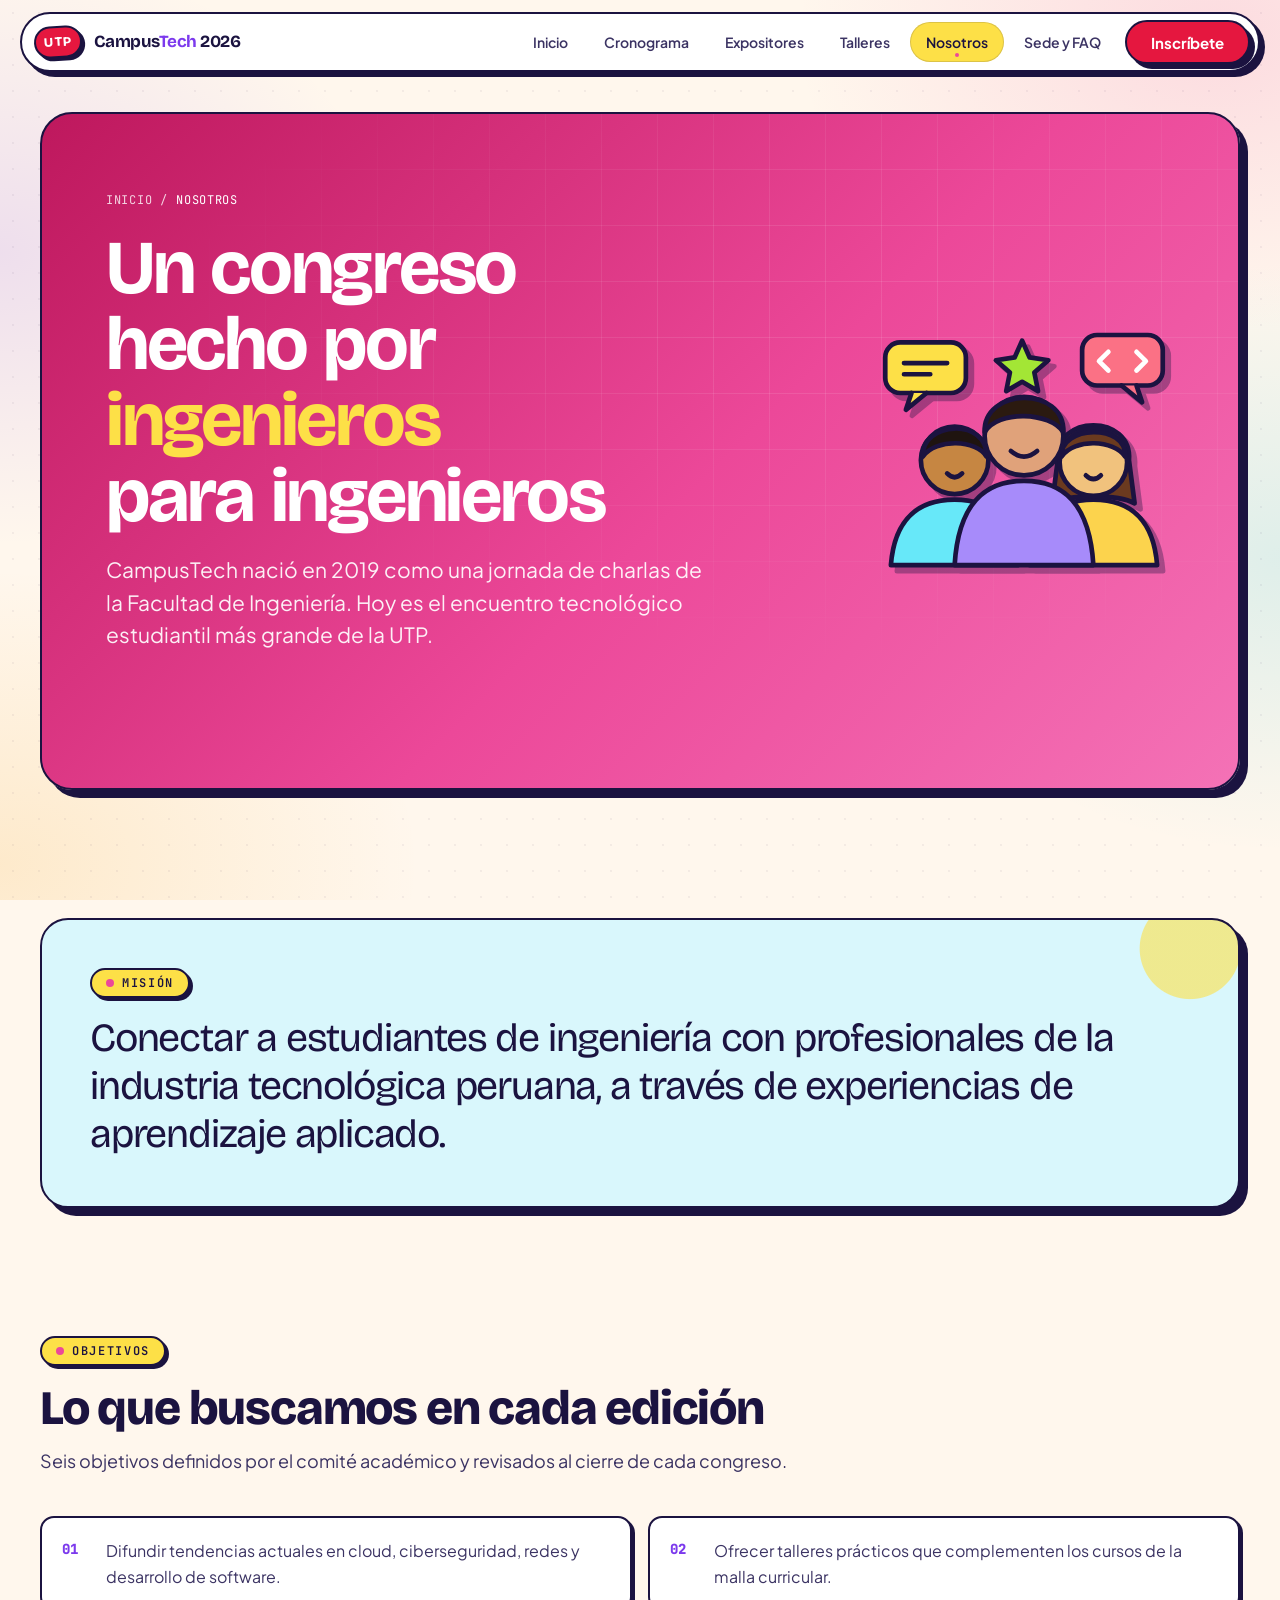
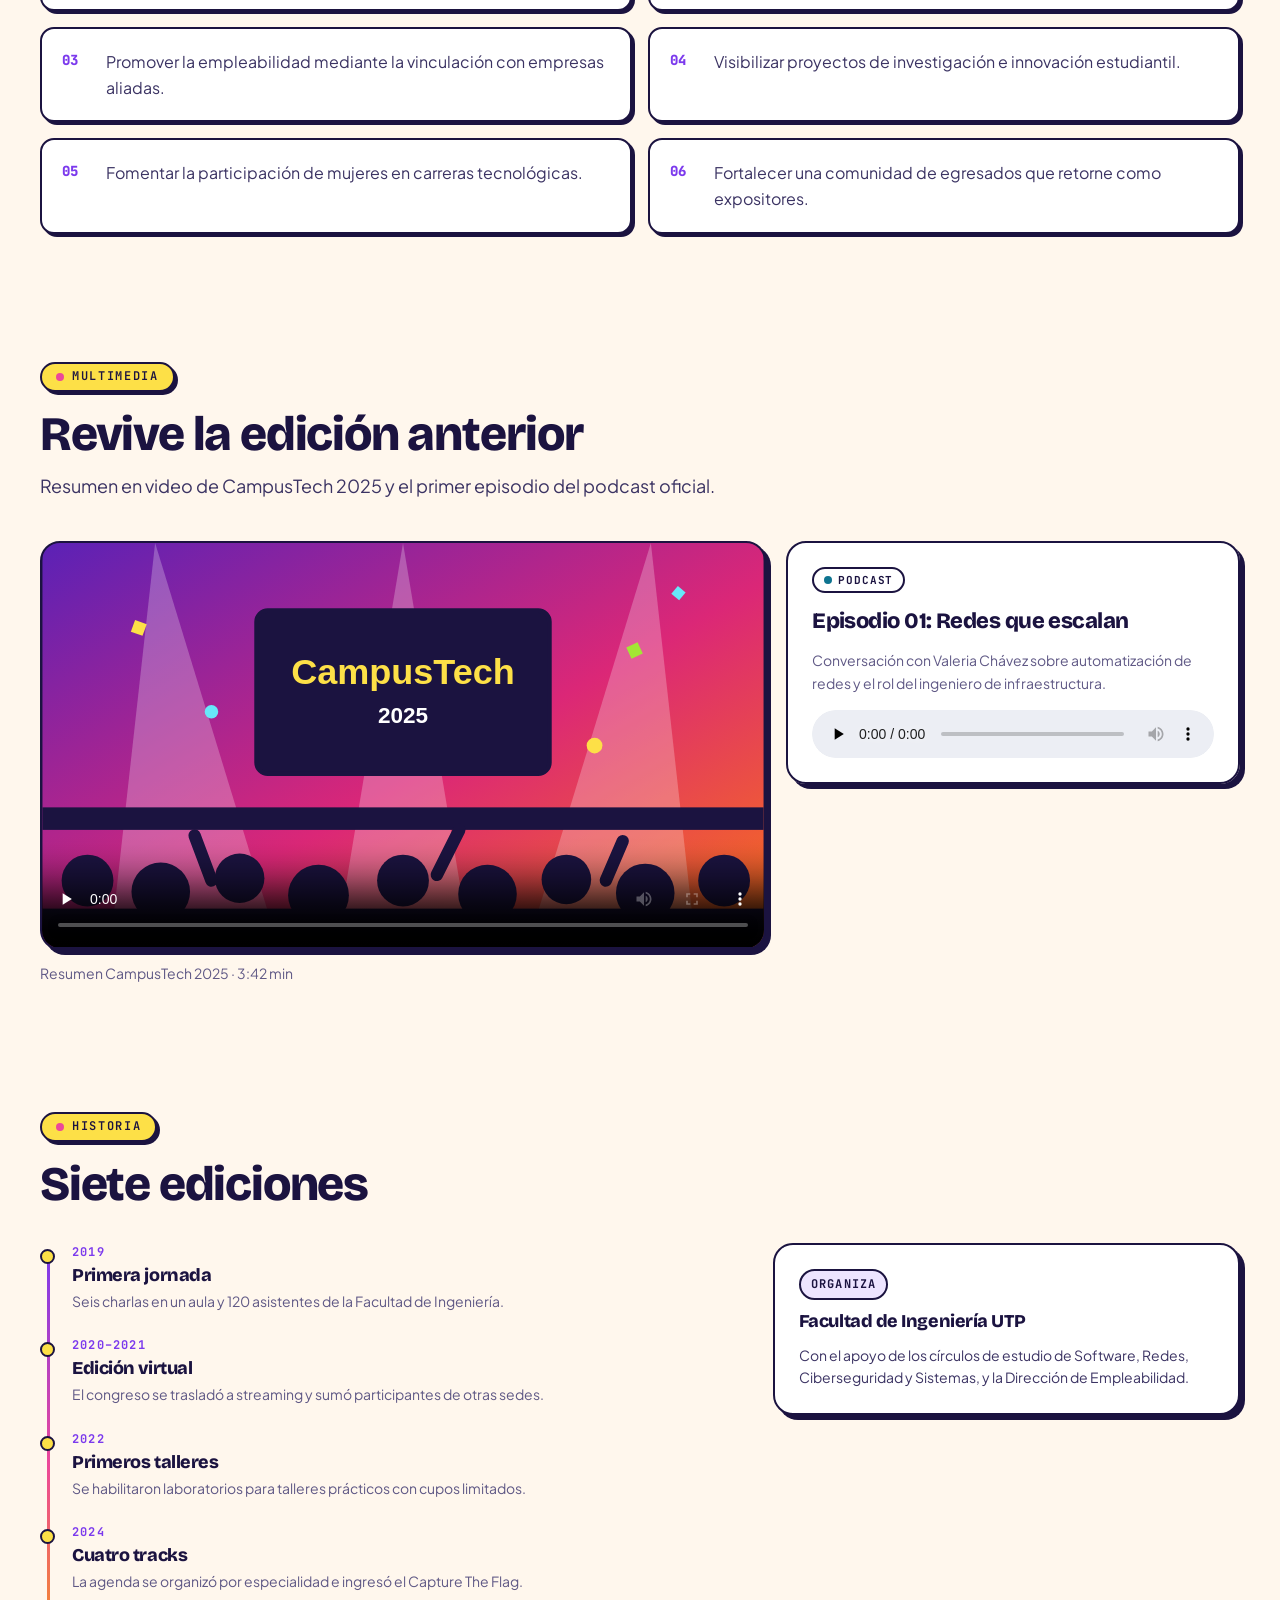
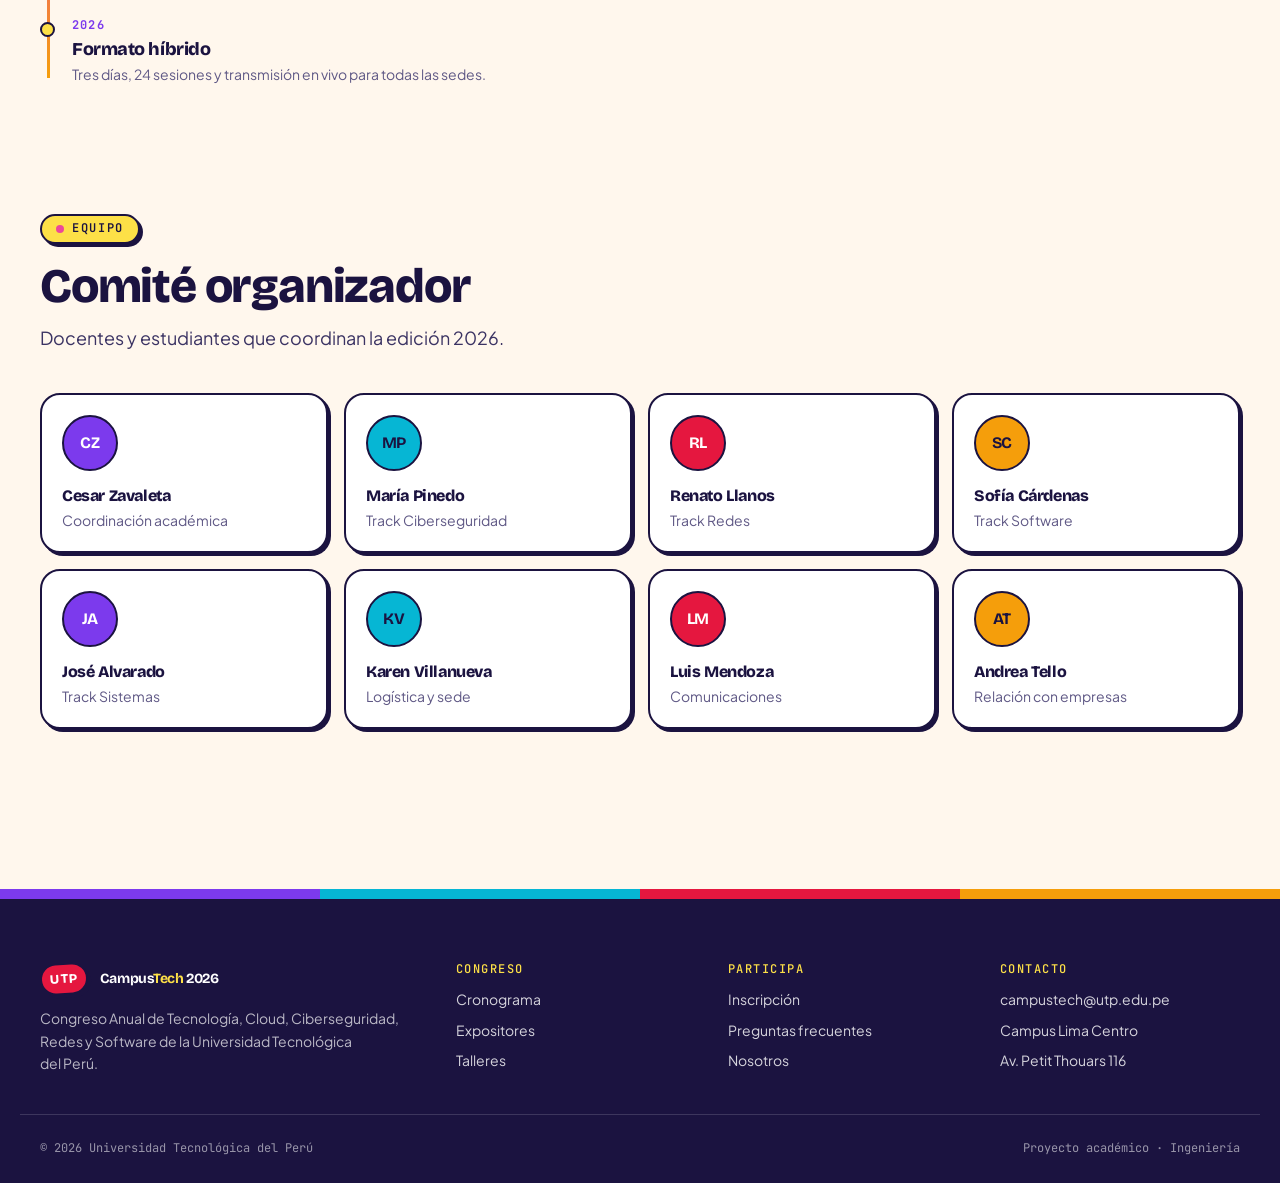
<file: nosotros.html>
<!DOCTYPE html>
<html lang="es">
<head>
  <meta charset="UTF-8">
  <meta name="viewport" content="width=device-width, initial-scale=1">
  <title>CampusTech UTP 2026 — Nosotros</title>
  <meta name="description" content="Misión, objetivos, historia y comité organizador de CampusTech UTP.">
  <link rel="preconnect" href="https://fonts.googleapis.com">
  <link rel="preconnect" href="https://fonts.gstatic.com" crossorigin>
  <link href="https://fonts.googleapis.com/css2?family=Bricolage+Grotesque:opsz,wght@12..96,600..800&family=JetBrains+Mono:wght@400;500;600&family=Plus+Jakarta+Sans:wght@400;500;600;700&family=Sora:wght@500;600;700;800&display=swap" rel="stylesheet">
  <link rel="stylesheet" href="css/styles.css">
  <link rel="stylesheet" href="css/animations.css">
  <link rel="stylesheet" href="css/responsive.css">
  <link rel="stylesheet" href="css/festival.css">
  <link rel="stylesheet" href="css/movil.css" media="(max-width: 767.98px)">
  <script src="js/app.js" defer></script>
</head>
<body>

  <!-- ========== HEADER ========== -->
  <header class="site-header">
    <div class="header-container">
      <a href="index.html" class="logo"><span class="utp-badge">UTP</span><span class="logo-text">Campus<em>Tech</em> 2026</span></a>
      <nav class="main-nav" id="main-nav" aria-label="Principal">
        <ul>
          <li><a href="index.html" class="nav-link">Inicio</a></li>
          <li><a href="cronograma.html" class="nav-link">Cronograma</a></li>
          <li><a href="expositores.html" class="nav-link">Expositores</a></li>
          <li><a href="talleres.html" class="nav-link">Talleres</a></li>
          <li><a href="nosotros.html" class="nav-link active" aria-current="page">Nosotros</a></li>
          <li><a href="sede.html" class="nav-link">Sede y FAQ</a></li>
        </ul>
        <a href="registro.html" class="btn-primary">Inscríbete</a>
      </nav>
      <button class="hamburger-btn" aria-label="Abrir menú" aria-controls="main-nav" aria-expanded="false">
        <span class="bar"></span><span class="bar"></span><span class="bar"></span>
      </button>
    </div>
  </header>

  <main class="main-content">

    <!-- ========== HERO ========== -->
    <section class="hero-banner page-hero hero--pink">
      <nav class="breadcrumb" aria-label="Ruta"><a href="index.html">Inicio</a><span>/</span><span aria-current="page">Nosotros</span></nav>
      <h1 class="page-title">Un congreso hecho por <span>ingenieros</span> para ingenieros</h1>
      <p class="tagline">CampusTech nació en 2019 como una jornada de charlas de la Facultad de Ingeniería. Hoy es el encuentro tecnológico estudiantil más grande de la UTP.</p>
      <img class="hero-art" src="assets/img/comunidad.svg" alt="" width="320" height="280">
    </section>

    <!-- ========== MISIÓN ========== -->
    <section class="mission-card">
      <span class="section-eyebrow">Misión</span>
      <blockquote>Conectar a estudiantes de ingeniería con profesionales de la industria tecnológica peruana, a través de experiencias de aprendizaje aplicado.</blockquote>
    </section>

    <!-- ========== OBJETIVOS ========== -->
    <section>
      <span class="section-eyebrow">Objetivos</span>
      <h2>Lo que buscamos en cada edición</h2>
      <p class="section-subtitle">Seis objetivos definidos por el comité académico y revisados al cierre de cada congreso.</p>
      <ol class="objectives-list">
        <li>Difundir tendencias actuales en cloud, ciberseguridad, redes y desarrollo de software.</li>
        <li>Ofrecer talleres prácticos que complementen los cursos de la malla curricular.</li>
        <li>Promover la empleabilidad mediante la vinculación con empresas aliadas.</li>
        <li>Visibilizar proyectos de investigación e innovación estudiantil.</li>
        <li>Fomentar la participación de mujeres en carreras tecnológicas.</li>
        <li>Fortalecer una comunidad de egresados que retorne como expositores.</li>
      </ol>
    </section>

    <!-- ========== MULTIMEDIA ========== -->
    <section>
      <span class="section-eyebrow">Multimedia</span>
      <h2>Revive la edición anterior</h2>
      <p class="section-subtitle">Resumen en video de CampusTech 2025 y el primer episodio del podcast oficial.</p>
      <div class="media-grid">
        <figure>
          <!-- Agrega el archivo en assets/video/ -->
          <video controls preload="none" poster="assets/img/video-portada.svg">
            <source src="assets/video/resumen-2025.mp4" type="video/mp4">
            Tu navegador no soporta video HTML5.
          </video>
          <figcaption>Resumen CampusTech 2025 · 3:42 min</figcaption>
        </figure>
        <div class="audio-card">
          <span class="badge redes">Podcast</span>
          <h3>Episodio 01: Redes que escalan</h3>
          <p style="font-size:var(--fs-sm);color:var(--ink-mute)">Conversación con Valeria Chávez sobre automatización de redes y el rol del ingeniero de infraestructura.</p>
          <!-- Agrega el archivo en assets/audio/ -->
          <audio controls preload="none">
            <source src="assets/audio/podcast-ep01.mp3" type="audio/mpeg">
            Tu navegador no soporta audio HTML5.
          </audio>
        </div>
      </div>
    </section>

    <!-- ========== HISTORIA ========== -->
    <section>
      <span class="section-eyebrow">Historia</span>
      <h2>Siete ediciones</h2>
      <div class="split" style="margin-top:var(--sp-8)">
        <ol class="timeline">
          <li><time>2019</time><h3>Primera jornada</h3><p>Seis charlas en un aula y 120 asistentes de la Facultad de Ingeniería.</p></li>
          <li><time>2020–2021</time><h3>Edición virtual</h3><p>El congreso se trasladó a streaming y sumó participantes de otras sedes.</p></li>
          <li><time>2022</time><h3>Primeros talleres</h3><p>Se habilitaron laboratorios para talleres prácticos con cupos limitados.</p></li>
          <li><time>2024</time><h3>Cuatro tracks</h3><p>La agenda se organizó por especialidad e ingresó el Capture The Flag.</p></li>
          <li><time>2026</time><h3>Formato híbrido</h3><p>Tres días, 24 sesiones y transmisión en vivo para todas las sedes.</p></li>
        </ol>
        <div class="info-card"><span class="label">Organiza</span><h3>Facultad de Ingeniería UTP</h3><p>Con el apoyo de los círculos de estudio de Software, Redes, Ciberseguridad y Sistemas, y la Dirección de Empleabilidad.</p></div>
      </div>
    </section>

    <!-- ========== EQUIPO ========== -->
    <section>
      <span class="section-eyebrow">Equipo</span>
      <h2>Comité organizador</h2>
      <p class="section-subtitle">Docentes y estudiantes que coordinan la edición 2026.</p>
      <div class="team-grid">
        <div class="team-card"><span class="avatar">CZ</span><h3>Cesar Zavaleta</h3><p>Coordinación académica</p></div>
        <div class="team-card"><span class="avatar">MP</span><h3>María Pinedo</h3><p>Track Ciberseguridad</p></div>
        <div class="team-card"><span class="avatar">RL</span><h3>Renato Llanos</h3><p>Track Redes</p></div>
        <div class="team-card"><span class="avatar">SC</span><h3>Sofía Cárdenas</h3><p>Track Software</p></div>
        <div class="team-card"><span class="avatar">JA</span><h3>José Alvarado</h3><p>Track Sistemas</p></div>
        <div class="team-card"><span class="avatar">KV</span><h3>Karen Villanueva</h3><p>Logística y sede</p></div>
        <div class="team-card"><span class="avatar">LM</span><h3>Luis Mendoza</h3><p>Comunicaciones</p></div>
        <div class="team-card"><span class="avatar">AT</span><h3>Andrea Tello</h3><p>Relación con empresas</p></div>
      </div>
    </section>
  </main>

  <!-- ========== FOOTER ========== -->
  <footer class="site-footer">
    <div class="footer-grid">
      <div class="footer-col">
        <a href="index.html" class="logo"><span class="utp-badge">UTP</span><span class="logo-text">Campus<em>Tech</em> 2026</span></a>
        <p>Congreso Anual de Tecnología, Cloud, Ciberseguridad, Redes y Software de la Universidad Tecnológica del Perú.</p>
      </div>
      <div class="footer-col">
        <h4>Congreso</h4>
        <ul>
          <li><a href="cronograma.html">Cronograma</a></li>
          <li><a href="expositores.html">Expositores</a></li>
          <li><a href="talleres.html">Talleres</a></li>
        </ul>
      </div>
      <div class="footer-col">
        <h4>Participa</h4>
        <ul>
          <li><a href="registro.html">Inscripción</a></li>
          <li><a href="sede.html">Preguntas frecuentes</a></li>
          <li><a href="nosotros.html">Nosotros</a></li>
        </ul>
      </div>
      <div class="footer-col">
        <h4>Contacto</h4>
        <ul>
          <li><a href="mailto:campustech@utp.edu.pe">campustech@utp.edu.pe</a></li>
          <li><a href="sede.html">Campus Lima Centro</a></li>
          <li><a href="sede.html">Av. Petit Thouars 116</a></li>
        </ul>
      </div>
    </div>
    <div class="footer-bottom">
      <span>© 2026 Universidad Tecnológica del Perú</span>
      <span>Proyecto académico · Ingeniería</span>
    </div>
  </footer>

</body>
</html>
</file>
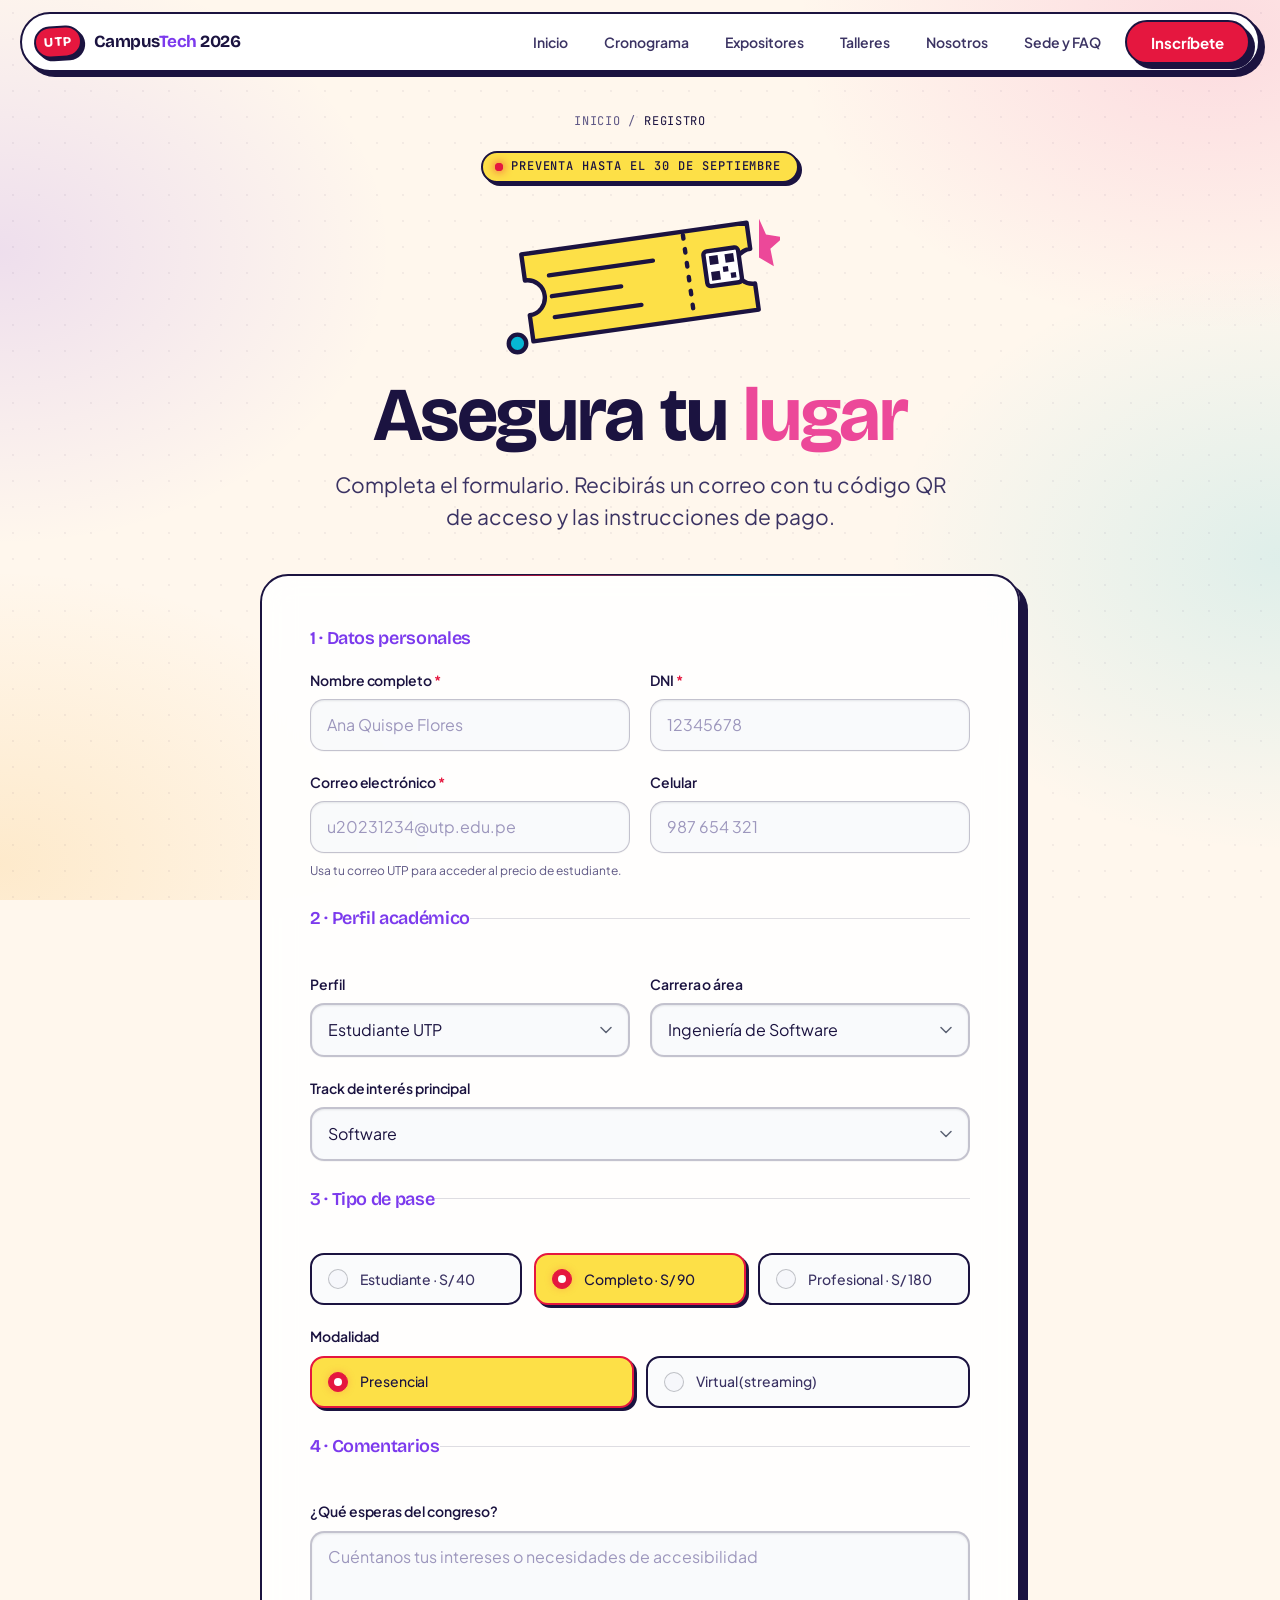
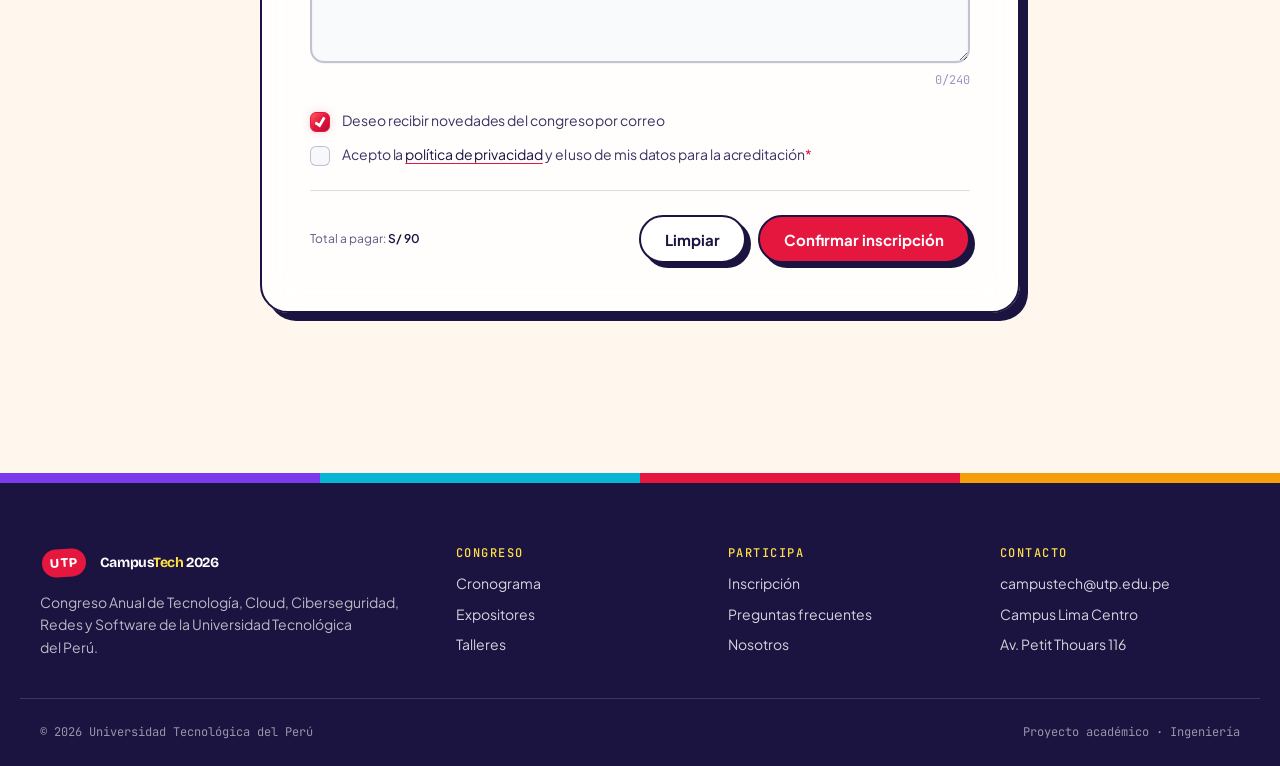
<file: registro.html>
<!DOCTYPE html>
<html lang="es">
<head>
  <meta charset="UTF-8">
  <meta name="viewport" content="width=device-width, initial-scale=1">
  <title>CampusTech UTP 2026 — Registro</title>
  <meta name="description" content="Inscríbete a CampusTech UTP 2026 y elige tu pase: Estudiante, Completo o Profesional.">
  <link rel="preconnect" href="https://fonts.googleapis.com">
  <link rel="preconnect" href="https://fonts.gstatic.com" crossorigin>
  <link href="https://fonts.googleapis.com/css2?family=Bricolage+Grotesque:opsz,wght@12..96,600..800&family=JetBrains+Mono:wght@400;500;600&family=Plus+Jakarta+Sans:wght@400;500;600;700&family=Sora:wght@500;600;700;800&display=swap" rel="stylesheet">
  <link rel="stylesheet" href="css/styles.css">
  <link rel="stylesheet" href="css/animations.css">
  <link rel="stylesheet" href="css/responsive.css">
  <link rel="stylesheet" href="css/festival.css">
  <link rel="stylesheet" href="css/movil.css" media="(max-width: 767.98px)">
  <script src="js/app.js" defer></script>
  <script src="js/registro.js" defer></script>
</head>
<body>

  <!-- ========== HEADER ========== -->
  <header class="site-header">
    <div class="header-container">
      <a href="index.html" class="logo"><span class="utp-badge">UTP</span><span class="logo-text">Campus<em>Tech</em> 2026</span></a>
      <nav class="main-nav" id="main-nav" aria-label="Principal">
        <ul>
          <li><a href="index.html" class="nav-link">Inicio</a></li>
          <li><a href="cronograma.html" class="nav-link">Cronograma</a></li>
          <li><a href="expositores.html" class="nav-link">Expositores</a></li>
          <li><a href="talleres.html" class="nav-link">Talleres</a></li>
          <li><a href="nosotros.html" class="nav-link">Nosotros</a></li>
          <li><a href="sede.html" class="nav-link">Sede y FAQ</a></li>
        </ul>
        <a href="registro.html" class="btn-primary" aria-current="page">Inscríbete</a>
      </nav>
      <button class="hamburger-btn" aria-label="Abrir menú" aria-controls="main-nav" aria-expanded="false">
        <span class="bar"></span><span class="bar"></span><span class="bar"></span>
      </button>
    </div>
  </header>

  <main class="main-content">
    <section class="form-page">

      <!-- ========== INTRO ========== -->
      <div class="form-intro">
        <nav class="breadcrumb" aria-label="Ruta" style="justify-content:center;margin-bottom:var(--sp-5)"><a href="index.html">Inicio</a><span>/</span><span aria-current="page">Registro</span></nav>
        <span class="live-pill" style="margin-bottom:var(--sp-5)"><span class="live-dot"></span>Preventa hasta el 30 de septiembre</span>
        <img class="form-art" src="assets/img/ticket.svg" alt="" width="320" height="180">
        <h1 class="page-title" style="margin-inline:auto">Asegura tu <span>lugar</span></h1>
        <p class="tagline" style="margin:var(--sp-4) auto 0">Completa el formulario. Recibirás un correo con tu código QR de acceso y las instrucciones de pago.</p>
      </div>

      <!-- ========== FORMULARIO ========== -->
      <form class="form-card" id="form-registro" novalidate>
        <fieldset>
          <legend>1 · Datos personales</legend>
          <div class="form-row">
            <div class="form-group">
              <label for="nombre">Nombre completo<span class="required">*</span></label>
              <input id="nombre" name="nombre" type="text" autocomplete="name" placeholder="Ana Quispe Flores" required aria-describedby="error-nombre">
              <span class="error-message" id="error-nombre"></span>
            </div>
            <div class="form-group">
              <label for="dni">DNI<span class="required">*</span></label>
              <input id="dni" name="dni" type="text" inputmode="numeric" maxlength="8" placeholder="12345678" required aria-describedby="error-dni">
              <span class="error-message" id="error-dni"></span>
            </div>
          </div>
          <div class="form-row">
            <div class="form-group">
              <label for="correo">Correo electrónico<span class="required">*</span></label>
              <input id="correo" name="correo" type="email" autocomplete="email" placeholder="u20231234@utp.edu.pe" required aria-describedby="error-correo hint-correo">
              <span class="error-message" id="error-correo"></span>
              <span class="form-hint" id="hint-correo">Usa tu correo UTP para acceder al precio de estudiante.</span>
            </div>
            <div class="form-group">
              <label for="tel">Celular</label>
              <input id="tel" name="tel" type="tel" autocomplete="tel" placeholder="987 654 321">
            </div>
          </div>
        </fieldset>

        <fieldset>
          <legend>2 · Perfil académico</legend>
          <div class="form-row">
            <div class="form-group">
              <label for="perfil">Perfil</label>
              <select id="perfil" name="perfil">
                <option>Estudiante UTP</option>
                <option>Estudiante de otra universidad</option>
                <option>Docente</option>
                <option>Profesional</option>
              </select>
            </div>
            <div class="form-group">
              <label for="carrera">Carrera o área</label>
              <select id="carrera" name="carrera">
                <option>Ingeniería de Software</option>
                <option>Ingeniería de Sistemas e Informática</option>
                <option>Ingeniería de Redes y Comunicaciones</option>
                <option>Ingeniería de Seguridad y Auditoría Informática</option>
                <option>Otra</option>
              </select>
            </div>
          </div>
          <div class="form-group">
            <label for="track">Track de interés principal</label>
            <select id="track" name="track">
              <option>Software</option>
              <option>Redes</option>
              <option>Ciberseguridad</option>
              <option>Sistemas</option>
            </select>
          </div>
        </fieldset>

        <fieldset>
          <legend>3 · Tipo de pase</legend>
          <div class="radio-options">
            <label><input type="radio" name="pase" value="est">Estudiante · S/ 40</label>
            <label><input type="radio" name="pase" value="comp" checked>Completo · S/ 90</label>
            <label><input type="radio" name="pase" value="pro">Profesional · S/ 180</label>
          </div>
          <div class="form-group">
            <label>Modalidad</label>
            <div class="radio-options">
              <label><input type="radio" name="modo" value="presencial" checked>Presencial</label>
              <label><input type="radio" name="modo" value="virtual">Virtual (streaming)</label>
            </div>
          </div>
        </fieldset>

        <fieldset>
          <legend>4 · Comentarios</legend>
          <div class="form-group">
            <label for="msg">¿Qué esperas del congreso?</label>
            <textarea id="msg" name="msg" maxlength="240" placeholder="Cuéntanos tus intereses o necesidades de accesibilidad"></textarea>
            <span class="char-counter">0/240</span>
          </div>
          <div class="checkbox-group">
            <label><input type="checkbox" name="novedades" checked><span>Deseo recibir novedades del congreso por correo</span></label>
            <label><input type="checkbox" id="terminos" name="terminos" required aria-describedby="error-terminos"><span>Acepto la <a href="sede.html">política de privacidad</a> y el uso de mis datos para la acreditación<span class="required" style="color:var(--coral)">*</span></span></label>
            <span class="error-message" id="error-terminos"></span>
          </div>
        </fieldset>

        <div class="form-feedback" id="form-feedback" role="status" aria-live="polite"></div>
        <div class="form-actions">
          <span class="form-hint" style="margin-right:auto">Total a pagar: <strong id="total">S/ 90</strong></span>
          <button type="reset" class="btn-secondary">Limpiar</button>
          <button type="submit" class="btn-primary">Confirmar inscripción</button>
        </div>
      </form>
    </section>
  </main>

  <!-- ========== FOOTER ========== -->
  <footer class="site-footer">
    <div class="footer-grid">
      <div class="footer-col">
        <a href="index.html" class="logo"><span class="utp-badge">UTP</span><span class="logo-text">Campus<em>Tech</em> 2026</span></a>
        <p>Congreso Anual de Tecnología, Cloud, Ciberseguridad, Redes y Software de la Universidad Tecnológica del Perú.</p>
      </div>
      <div class="footer-col">
        <h4>Congreso</h4>
        <ul>
          <li><a href="cronograma.html">Cronograma</a></li>
          <li><a href="expositores.html">Expositores</a></li>
          <li><a href="talleres.html">Talleres</a></li>
        </ul>
      </div>
      <div class="footer-col">
        <h4>Participa</h4>
        <ul>
          <li><a href="registro.html">Inscripción</a></li>
          <li><a href="sede.html">Preguntas frecuentes</a></li>
          <li><a href="nosotros.html">Nosotros</a></li>
        </ul>
      </div>
      <div class="footer-col">
        <h4>Contacto</h4>
        <ul>
          <li><a href="mailto:campustech@utp.edu.pe">campustech@utp.edu.pe</a></li>
          <li><a href="sede.html">Campus Lima Centro</a></li>
          <li><a href="sede.html">Av. Petit Thouars 116</a></li>
        </ul>
      </div>
    </div>
    <div class="footer-bottom">
      <span>© 2026 Universidad Tecnológica del Perú</span>
      <span>Proyecto académico · Ingeniería</span>
    </div>
  </footer>

</body>
</html>
</file>
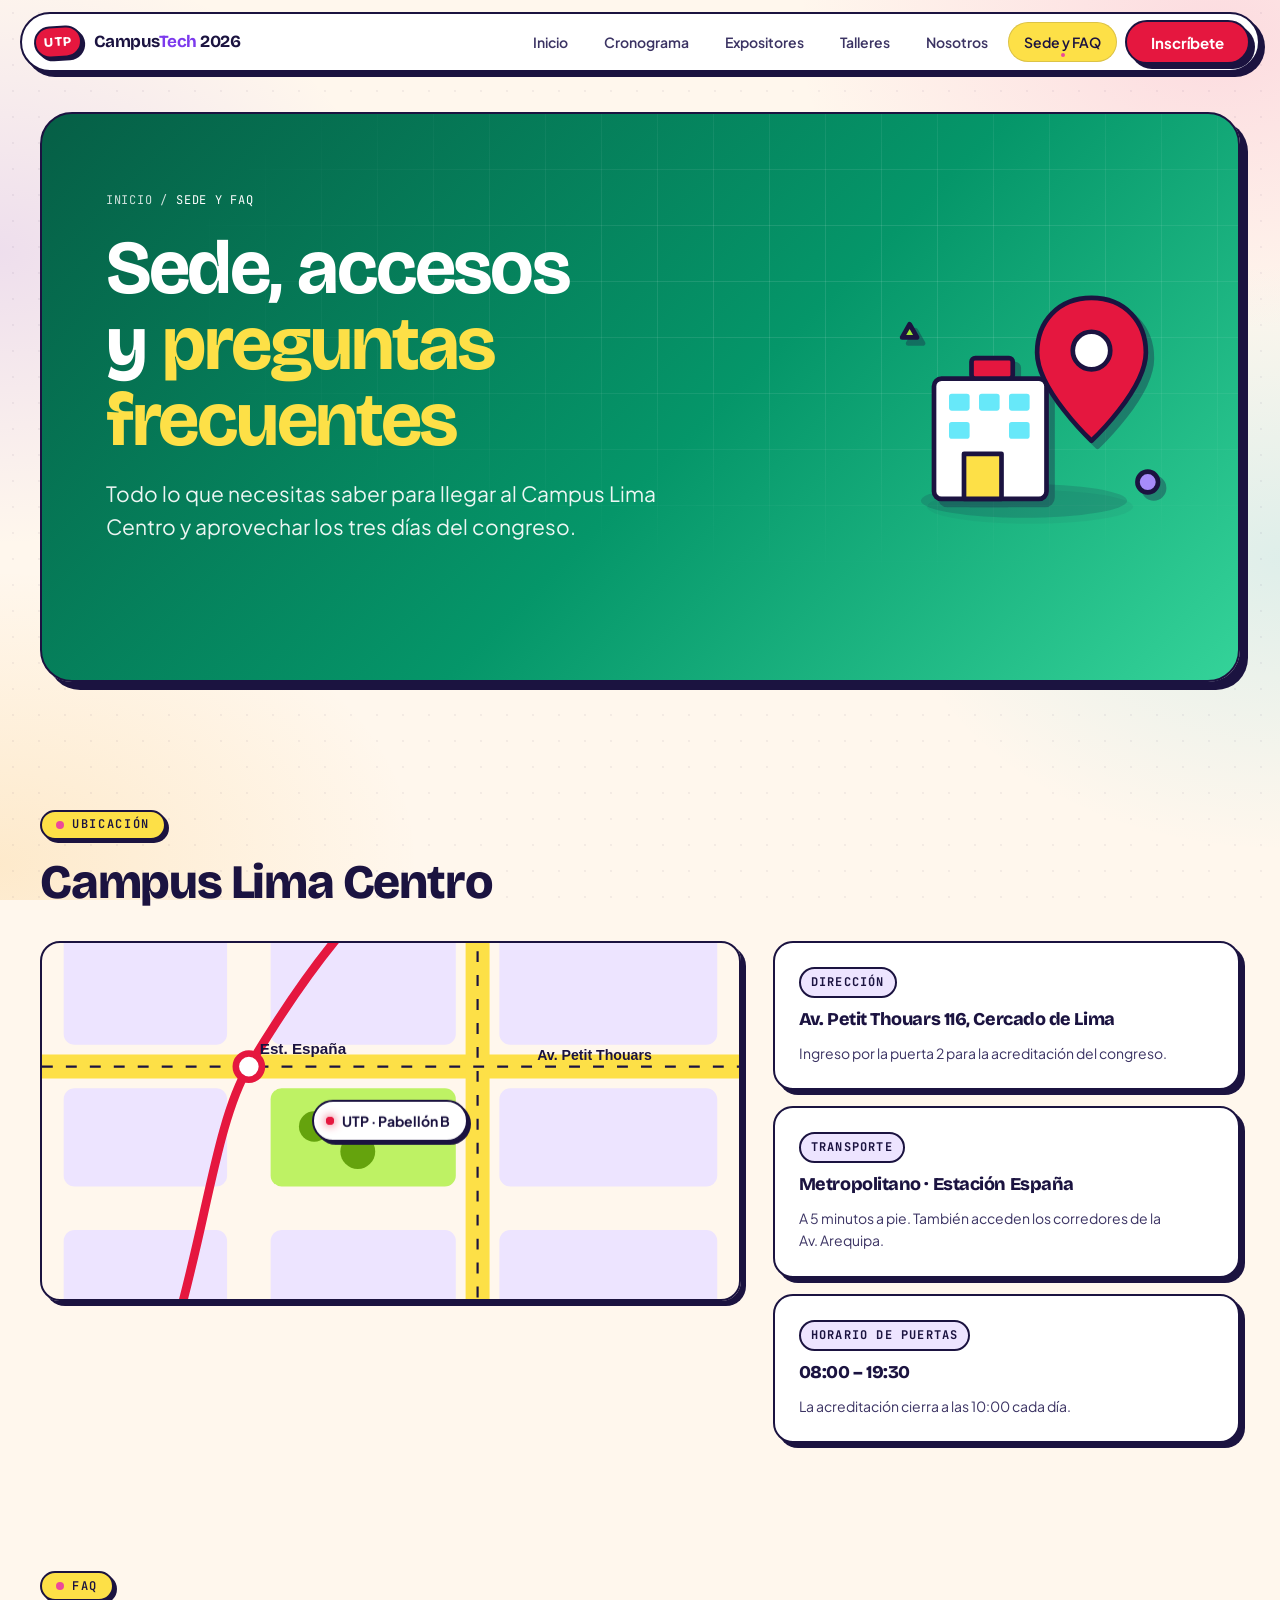
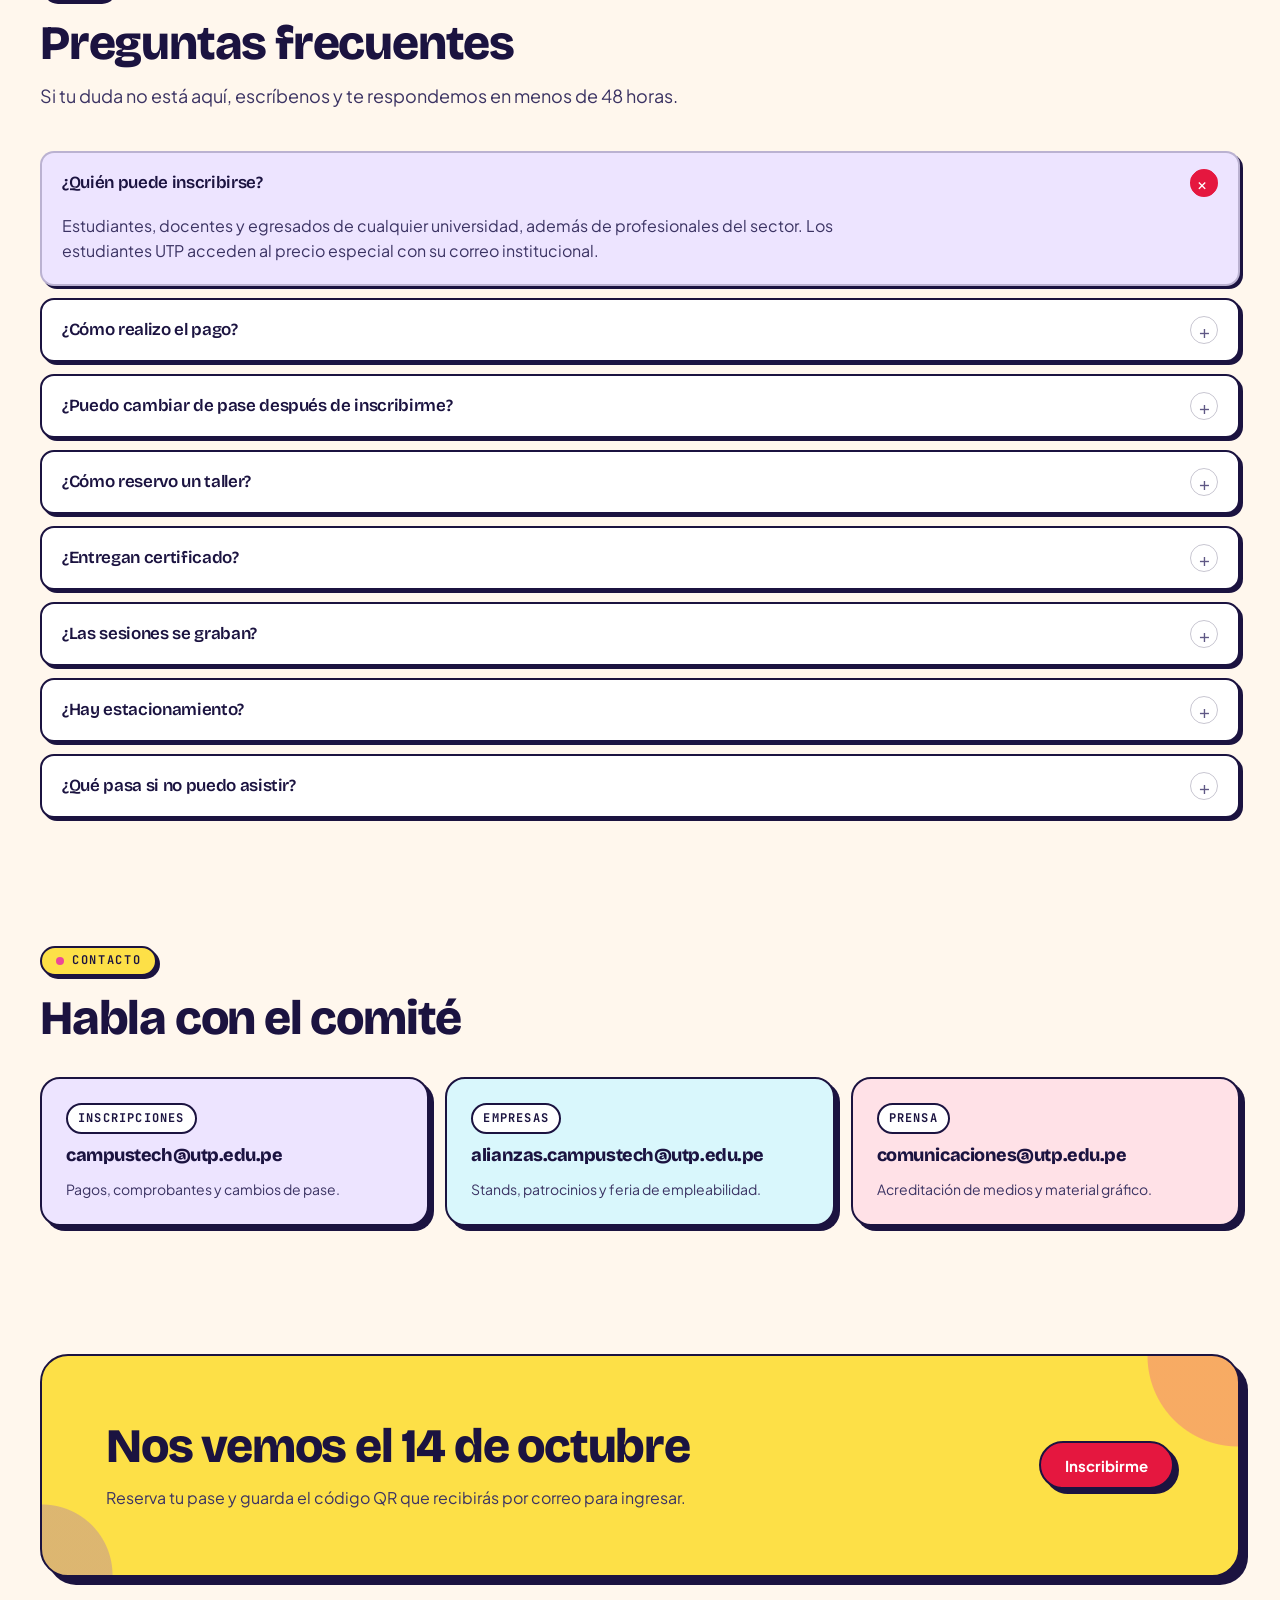
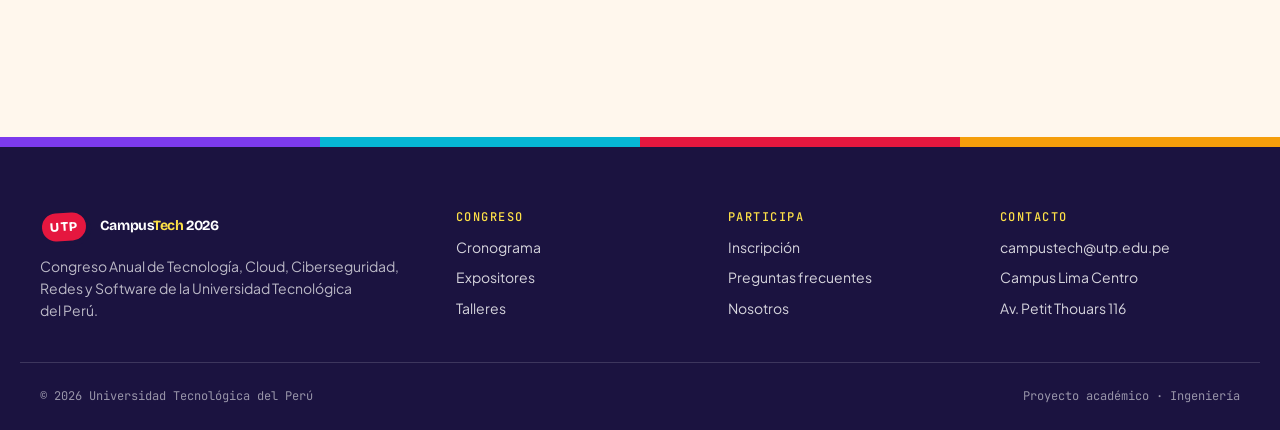
<file: sede.html>
<!DOCTYPE html>
<html lang="es">
<head>
  <meta charset="UTF-8">
  <meta name="viewport" content="width=device-width, initial-scale=1">
  <title>CampusTech UTP 2026 — Sede y FAQ</title>
  <meta name="description" content="Cómo llegar al Campus Lima Centro, horarios de puertas, preguntas frecuentes y contacto del comité de CampusTech UTP 2026.">
  <link rel="preconnect" href="https://fonts.googleapis.com">
  <link rel="preconnect" href="https://fonts.gstatic.com" crossorigin>
  <link href="https://fonts.googleapis.com/css2?family=Bricolage+Grotesque:opsz,wght@12..96,600..800&family=JetBrains+Mono:wght@400;500;600&family=Plus+Jakarta+Sans:wght@400;500;600;700&family=Sora:wght@500;600;700;800&display=swap" rel="stylesheet">
  <link rel="stylesheet" href="css/styles.css">
  <link rel="stylesheet" href="css/animations.css">
  <link rel="stylesheet" href="css/responsive.css">
  <link rel="stylesheet" href="css/festival.css">
  <link rel="stylesheet" href="css/movil.css" media="(max-width: 767.98px)">
  <script src="js/app.js" defer></script>
</head>
<body>

  <!-- ========== HEADER ========== -->
  <header class="site-header">
    <div class="header-container">
      <a href="index.html" class="logo"><span class="utp-badge">UTP</span><span class="logo-text">Campus<em>Tech</em> 2026</span></a>
      <nav class="main-nav" id="main-nav" aria-label="Principal">
        <ul>
          <li><a href="index.html" class="nav-link">Inicio</a></li>
          <li><a href="cronograma.html" class="nav-link">Cronograma</a></li>
          <li><a href="expositores.html" class="nav-link">Expositores</a></li>
          <li><a href="talleres.html" class="nav-link">Talleres</a></li>
          <li><a href="nosotros.html" class="nav-link">Nosotros</a></li>
          <li><a href="sede.html" class="nav-link active" aria-current="page">Sede y FAQ</a></li>
        </ul>
        <a href="registro.html" class="btn-primary">Inscríbete</a>
      </nav>
      <button class="hamburger-btn" aria-label="Abrir menú" aria-controls="main-nav" aria-expanded="false">
        <span class="bar"></span><span class="bar"></span><span class="bar"></span>
      </button>
    </div>
  </header>

  <main class="main-content">

    <!-- ========== HERO ========== -->
    <section class="hero-banner page-hero hero--teal">
      <nav class="breadcrumb" aria-label="Ruta"><a href="index.html">Inicio</a><span>/</span><span aria-current="page">Sede y FAQ</span></nav>
      <h1 class="page-title">Sede, accesos y <span>preguntas frecuentes</span></h1>
      <p class="tagline">Todo lo que necesitas saber para llegar al Campus Lima Centro y aprovechar los tres días del congreso.</p>
      <img class="hero-art" src="assets/img/ubicacion.svg" alt="" width="320" height="280">
    </section>

    <!-- ========== UBICACIÓN ========== -->
    <section>
      <span class="section-eyebrow">Ubicación</span>
      <h2>Campus Lima Centro</h2>
      <div class="split" style="margin-top:var(--sp-8)">
        <div class="map-frame">
          <span class="map-pin"><span class="live-dot"></span>UTP · Pabellón B</span>
        </div>
        <div style="display:grid;gap:var(--sp-4)">
          <div class="info-card"><span class="label">Dirección</span><h3>Av. Petit Thouars 116, Cercado de Lima</h3><p>Ingreso por la puerta 2 para la acreditación del congreso.</p></div>
          <div class="info-card"><span class="label">Transporte</span><h3>Metropolitano · Estación España</h3><p>A 5 minutos a pie. También acceden los corredores de la Av. Arequipa.</p></div>
          <div class="info-card"><span class="label">Horario de puertas</span><h3>08:00 – 19:30</h3><p>La acreditación cierra a las 10:00 cada día.</p></div>
        </div>
      </div>
    </section>

    <!-- ========== FAQ ========== -->
    <section>
      <span class="section-eyebrow">FAQ</span>
      <h2>Preguntas frecuentes</h2>
      <p class="section-subtitle">Si tu duda no está aquí, escríbenos y te respondemos en menos de 48 horas.</p>
      <div class="faq-list">
        <details class="faq-item" open>
          <summary>¿Quién puede inscribirse?</summary>
          <p>Estudiantes, docentes y egresados de cualquier universidad, además de profesionales del sector. Los estudiantes UTP acceden al precio especial con su correo institucional.</p>
        </details>
        <details class="faq-item">
          <summary>¿Cómo realizo el pago?</summary>
          <p>Al enviar el formulario recibirás un correo con un enlace de pago con tarjeta, Yape o transferencia. Tu inscripción se confirma al validar el pago.</p>
        </details>
        <details class="faq-item">
          <summary>¿Puedo cambiar de pase después de inscribirme?</summary>
          <p>Sí. Puedes subir de pase pagando la diferencia hasta el 10 de octubre escribiendo a campustech@utp.edu.pe.</p>
        </details>
        <details class="faq-item">
          <summary>¿Cómo reservo un taller?</summary>
          <p>Los talleres se reservan desde tu correo de confirmación. El pase Completo incluye dos talleres y el Profesional, todos los disponibles.</p>
        </details>
        <details class="faq-item">
          <summary>¿Entregan certificado?</summary>
          <p>Sí. El certificado digital se emite a quienes asistan al menos al 80% de las sesiones de su track, presencial o virtualmente.</p>
        </details>
        <details class="faq-item">
          <summary>¿Las sesiones se graban?</summary>
          <p>Las keynotes y charlas del Auditorio A se graban. Los talleres no se graban, pero se comparten los materiales.</p>
        </details>
        <details class="faq-item">
          <summary>¿Hay estacionamiento?</summary>
          <p>El campus no cuenta con estacionamiento para visitantes. Recomendamos usar el Metropolitano o transporte público.</p>
        </details>
        <details class="faq-item">
          <summary>¿Qué pasa si no puedo asistir?</summary>
          <p>Puedes transferir tu pase a otra persona hasta 48 horas antes del evento. No se realizan devoluciones.</p>
        </details>
      </div>
    </section>

    <!-- ========== CONTACTO ========== -->
    <section>
      <span class="section-eyebrow">Contacto</span>
      <h2>Habla con el comité</h2>
      <div class="contact-grid" style="margin-top:var(--sp-8)">
        <div class="info-card"><span class="label">Inscripciones</span><h3>campustech@utp.edu.pe</h3><p>Pagos, comprobantes y cambios de pase.</p></div>
        <div class="info-card"><span class="label">Empresas</span><h3>alianzas.campustech@utp.edu.pe</h3><p>Stands, patrocinios y feria de empleabilidad.</p></div>
        <div class="info-card"><span class="label">Prensa</span><h3>comunicaciones@utp.edu.pe</h3><p>Acreditación de medios y material gráfico.</p></div>
      </div>
    </section>

    <!-- ========== CTA ========== -->
    <section class="cta-band">
      <div>
        <h2>Nos vemos el 14 de octubre</h2>
        <p>Reserva tu pase y guarda el código QR que recibirás por correo para ingresar.</p>
      </div>
      <div class="hero-actions"><a href="registro.html" class="btn-primary">Inscribirme</a></div>
    </section>
  </main>

  <!-- ========== FOOTER ========== -->
  <footer class="site-footer">
    <div class="footer-grid">
      <div class="footer-col">
        <a href="index.html" class="logo"><span class="utp-badge">UTP</span><span class="logo-text">Campus<em>Tech</em> 2026</span></a>
        <p>Congreso Anual de Tecnología, Cloud, Ciberseguridad, Redes y Software de la Universidad Tecnológica del Perú.</p>
      </div>
      <div class="footer-col">
        <h4>Congreso</h4>
        <ul>
          <li><a href="cronograma.html">Cronograma</a></li>
          <li><a href="expositores.html">Expositores</a></li>
          <li><a href="talleres.html">Talleres</a></li>
        </ul>
      </div>
      <div class="footer-col">
        <h4>Participa</h4>
        <ul>
          <li><a href="registro.html">Inscripción</a></li>
          <li><a href="sede.html">Preguntas frecuentes</a></li>
          <li><a href="nosotros.html">Nosotros</a></li>
        </ul>
      </div>
      <div class="footer-col">
        <h4>Contacto</h4>
        <ul>
          <li><a href="mailto:campustech@utp.edu.pe">campustech@utp.edu.pe</a></li>
          <li><a href="sede.html">Campus Lima Centro</a></li>
          <li><a href="sede.html">Av. Petit Thouars 116</a></li>
        </ul>
      </div>
    </div>
    <div class="footer-bottom">
      <span>© 2026 Universidad Tecnológica del Perú</span>
      <span>Proyecto académico · Ingeniería</span>
    </div>
  </footer>

</body>
</html>
</file>
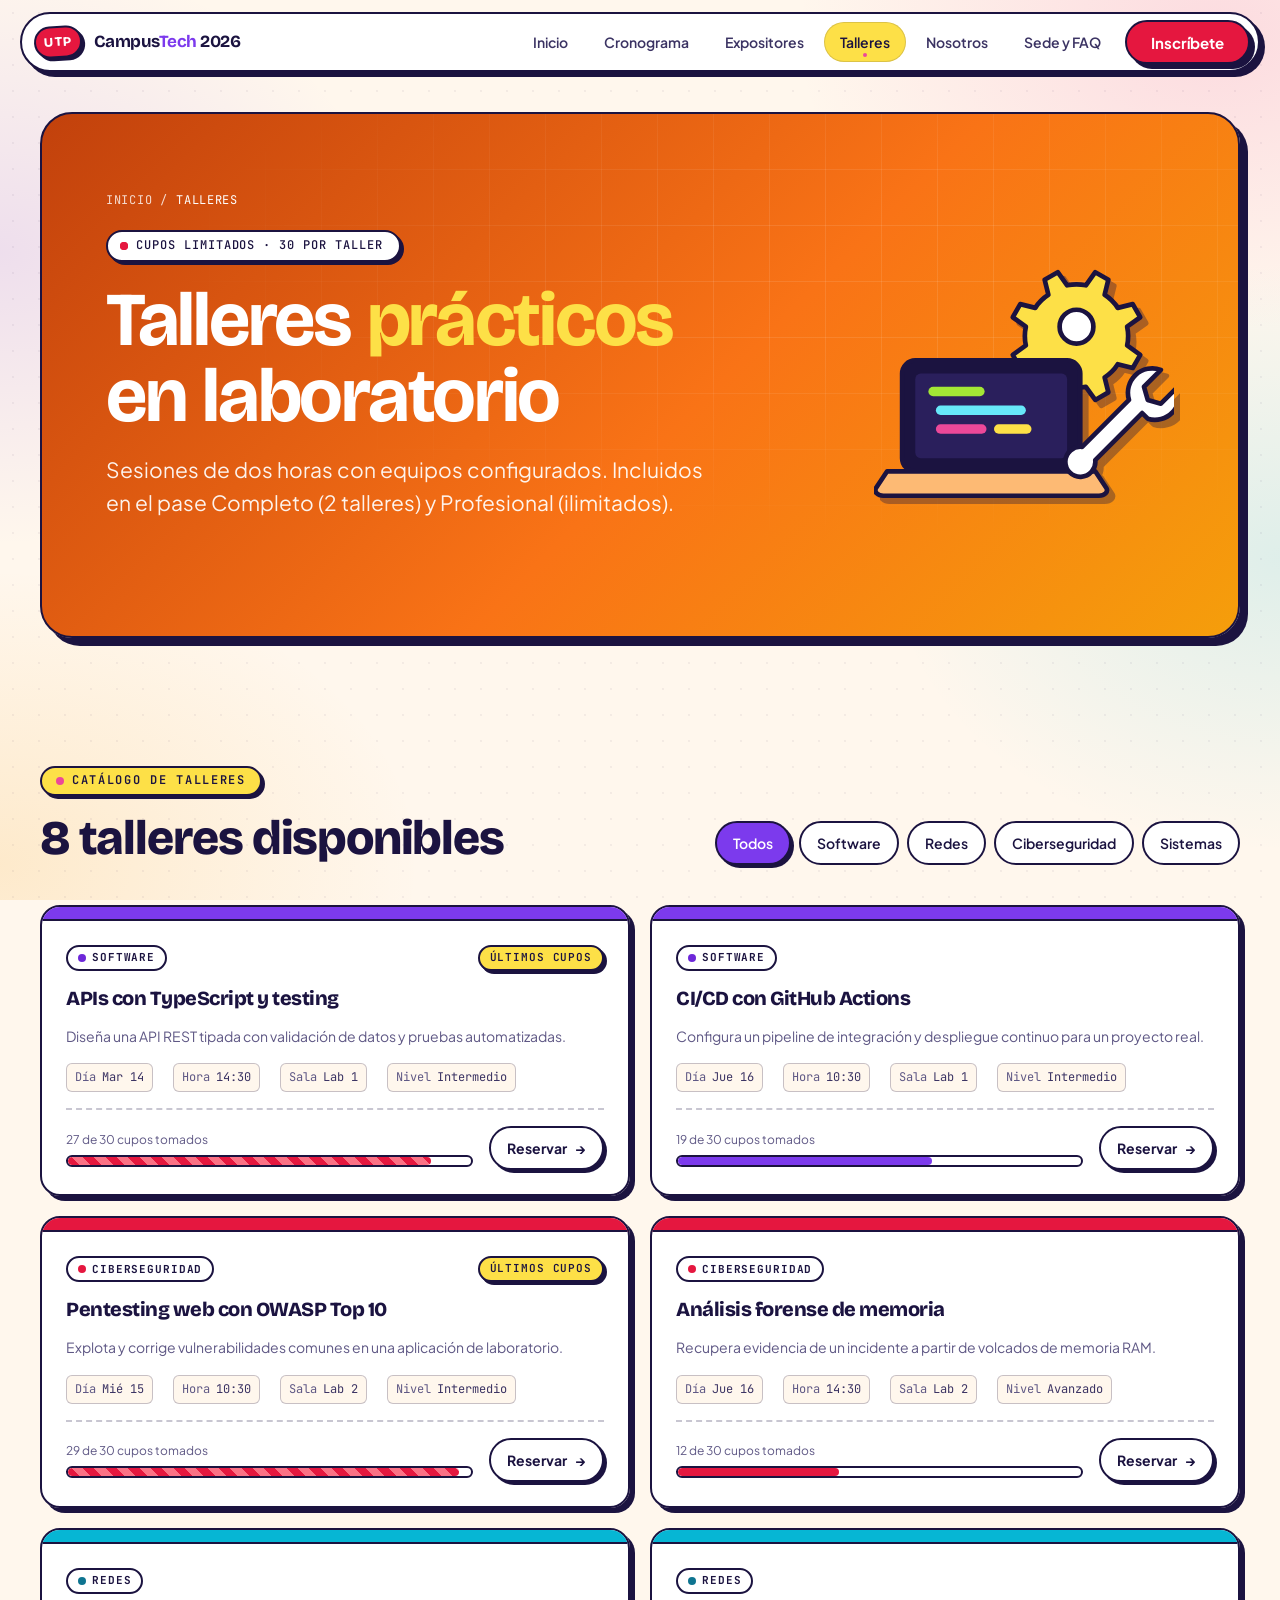
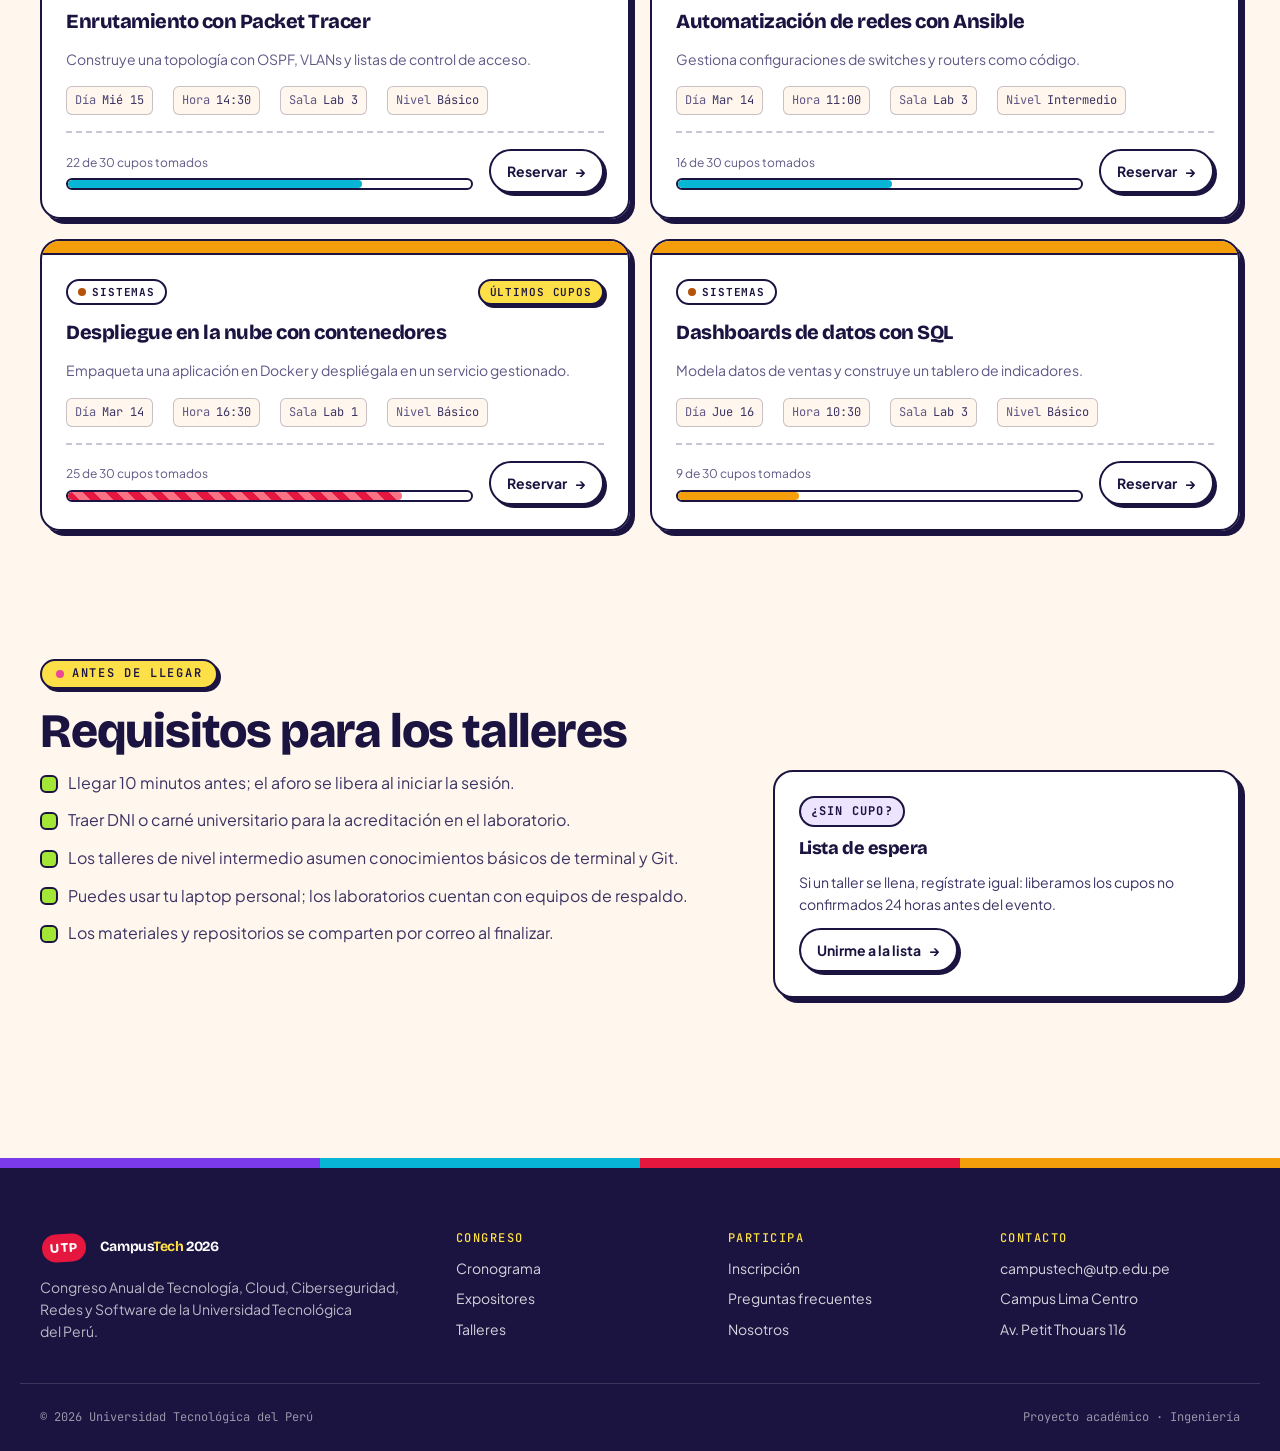
<file: talleres.html>
<!DOCTYPE html>
<html lang="es">
<head>
  <meta charset="UTF-8">
  <meta name="viewport" content="width=device-width, initial-scale=1">
  <title>CampusTech UTP 2026 — Talleres</title>
  <meta name="description" content="Talleres prácticos en laboratorio de CampusTech UTP 2026, con cupos limitados por track.">
  <link rel="preconnect" href="https://fonts.googleapis.com">
  <link rel="preconnect" href="https://fonts.gstatic.com" crossorigin>
  <link href="https://fonts.googleapis.com/css2?family=Bricolage+Grotesque:opsz,wght@12..96,600..800&family=JetBrains+Mono:wght@400;500;600&family=Plus+Jakarta+Sans:wght@400;500;600;700&family=Sora:wght@500;600;700;800&display=swap" rel="stylesheet">
  <link rel="stylesheet" href="css/styles.css">
  <link rel="stylesheet" href="css/animations.css">
  <link rel="stylesheet" href="css/responsive.css">
  <link rel="stylesheet" href="css/festival.css">
  <link rel="stylesheet" href="css/movil.css" media="(max-width: 767.98px)">
  <script src="js/app.js" defer></script>
</head>
<body>

  <!-- ========== HEADER ========== -->
  <header class="site-header">
    <div class="header-container">
      <a href="index.html" class="logo"><span class="utp-badge">UTP</span><span class="logo-text">Campus<em>Tech</em> 2026</span></a>
      <nav class="main-nav" id="main-nav" aria-label="Principal">
        <ul>
          <li><a href="index.html" class="nav-link">Inicio</a></li>
          <li><a href="cronograma.html" class="nav-link">Cronograma</a></li>
          <li><a href="expositores.html" class="nav-link">Expositores</a></li>
          <li><a href="talleres.html" class="nav-link active" aria-current="page">Talleres</a></li>
          <li><a href="nosotros.html" class="nav-link">Nosotros</a></li>
          <li><a href="sede.html" class="nav-link">Sede y FAQ</a></li>
        </ul>
        <a href="registro.html" class="btn-primary">Inscríbete</a>
      </nav>
      <button class="hamburger-btn" aria-label="Abrir menú" aria-controls="main-nav" aria-expanded="false">
        <span class="bar"></span><span class="bar"></span><span class="bar"></span>
      </button>
    </div>
  </header>

  <main class="main-content">

    <!-- ========== HERO ========== -->
    <section class="hero-banner page-hero hero--orange">
      <nav class="breadcrumb" aria-label="Ruta"><a href="index.html">Inicio</a><span>/</span><span aria-current="page">Talleres</span></nav>
      <span class="live-pill"><span class="live-dot"></span>Cupos limitados · 30 por taller</span>
      <h1 class="page-title">Talleres <span>prácticos</span> en laboratorio</h1>
      <p class="tagline">Sesiones de dos horas con equipos configurados. Incluidos en el pase Completo (2 talleres) y Profesional (ilimitados).</p>
      <img class="hero-art" src="assets/img/taller.svg" alt="" width="320" height="280">
    </section>

    <!-- ========== CATÁLOGO ========== -->
    <section>
      <div class="section-head">
        <div>
          <span class="section-eyebrow">Catálogo de talleres</span>
          <h2 id="workshops-count">8 talleres disponibles</h2>
        </div>
        <div class="filters" role="group" aria-label="Filtrar talleres" style="margin-bottom:0"
             data-filter-target="#workshops" data-count="#workshops-count" data-singular="taller disponible" data-plural="talleres disponibles">
          <button class="btn-filter active" aria-pressed="true" data-filter="todos">Todos</button>
          <button class="btn-filter" aria-pressed="false" data-filter="software">Software</button>
          <button class="btn-filter" aria-pressed="false" data-filter="redes">Redes</button>
          <button class="btn-filter" aria-pressed="false" data-filter="seguridad">Ciberseguridad</button>
          <button class="btn-filter" aria-pressed="false" data-filter="sistemas">Sistemas</button>
        </div>
      </div>

      <!-- Cupos: 30 por taller. "Últimos cupos" y barra roja cuando quedan 5 o menos. -->
      <div class="workshops-grid" id="workshops">
        <article class="workshop-card" data-track="software">
          <div class="workshop-top">
            <span class="badge software">Software</span>
            <span class="badge-urgent">Últimos cupos</span>
          </div>
          <h3>APIs con TypeScript y testing</h3>
          <p>Diseña una API REST tipada con validación de datos y pruebas automatizadas.</p>
          <div class="workshop-meta">
            <span><b>Día</b>Mar 14</span>
            <span><b>Hora</b>14:30</span>
            <span><b>Sala</b>Lab 1</span>
            <span><b>Nivel</b>Intermedio</span>
          </div>
          <div class="workshop-foot">
            <div class="capacity">
              <span>27 de 30 cupos tomados</span>
              <div class="capacity-bar"><div class="capacity-fill is-low" style="width: 90%"></div></div>
            </div>
            <a href="registro.html" class="btn-card">Reservar</a>
          </div>
        </article>

        <article class="workshop-card" data-track="software">
          <div class="workshop-top">
            <span class="badge software">Software</span>
          </div>
          <h3>CI/CD con GitHub Actions</h3>
          <p>Configura un pipeline de integración y despliegue continuo para un proyecto real.</p>
          <div class="workshop-meta">
            <span><b>Día</b>Jue 16</span>
            <span><b>Hora</b>10:30</span>
            <span><b>Sala</b>Lab 1</span>
            <span><b>Nivel</b>Intermedio</span>
          </div>
          <div class="workshop-foot">
            <div class="capacity">
              <span>19 de 30 cupos tomados</span>
              <div class="capacity-bar"><div class="capacity-fill" style="width: 63%"></div></div>
            </div>
            <a href="registro.html" class="btn-card">Reservar</a>
          </div>
        </article>

        <article class="workshop-card" data-track="seguridad">
          <div class="workshop-top">
            <span class="badge seguridad">Ciberseguridad</span>
            <span class="badge-urgent">Últimos cupos</span>
          </div>
          <h3>Pentesting web con OWASP Top 10</h3>
          <p>Explota y corrige vulnerabilidades comunes en una aplicación de laboratorio.</p>
          <div class="workshop-meta">
            <span><b>Día</b>Mié 15</span>
            <span><b>Hora</b>10:30</span>
            <span><b>Sala</b>Lab 2</span>
            <span><b>Nivel</b>Intermedio</span>
          </div>
          <div class="workshop-foot">
            <div class="capacity">
              <span>29 de 30 cupos tomados</span>
              <div class="capacity-bar"><div class="capacity-fill is-low" style="width: 97%"></div></div>
            </div>
            <a href="registro.html" class="btn-card">Reservar</a>
          </div>
        </article>

        <article class="workshop-card" data-track="seguridad">
          <div class="workshop-top">
            <span class="badge seguridad">Ciberseguridad</span>
          </div>
          <h3>Análisis forense de memoria</h3>
          <p>Recupera evidencia de un incidente a partir de volcados de memoria RAM.</p>
          <div class="workshop-meta">
            <span><b>Día</b>Jue 16</span>
            <span><b>Hora</b>14:30</span>
            <span><b>Sala</b>Lab 2</span>
            <span><b>Nivel</b>Avanzado</span>
          </div>
          <div class="workshop-foot">
            <div class="capacity">
              <span>12 de 30 cupos tomados</span>
              <div class="capacity-bar"><div class="capacity-fill" style="width: 40%"></div></div>
            </div>
            <a href="registro.html" class="btn-card">Reservar</a>
          </div>
        </article>

        <article class="workshop-card" data-track="redes">
          <div class="workshop-top">
            <span class="badge redes">Redes</span>
          </div>
          <h3>Enrutamiento con Packet Tracer</h3>
          <p>Construye una topología con OSPF, VLANs y listas de control de acceso.</p>
          <div class="workshop-meta">
            <span><b>Día</b>Mié 15</span>
            <span><b>Hora</b>14:30</span>
            <span><b>Sala</b>Lab 3</span>
            <span><b>Nivel</b>Básico</span>
          </div>
          <div class="workshop-foot">
            <div class="capacity">
              <span>22 de 30 cupos tomados</span>
              <div class="capacity-bar"><div class="capacity-fill" style="width: 73%"></div></div>
            </div>
            <a href="registro.html" class="btn-card">Reservar</a>
          </div>
        </article>

        <article class="workshop-card" data-track="redes">
          <div class="workshop-top">
            <span class="badge redes">Redes</span>
          </div>
          <h3>Automatización de redes con Ansible</h3>
          <p>Gestiona configuraciones de switches y routers como código.</p>
          <div class="workshop-meta">
            <span><b>Día</b>Mar 14</span>
            <span><b>Hora</b>11:00</span>
            <span><b>Sala</b>Lab 3</span>
            <span><b>Nivel</b>Intermedio</span>
          </div>
          <div class="workshop-foot">
            <div class="capacity">
              <span>16 de 30 cupos tomados</span>
              <div class="capacity-bar"><div class="capacity-fill" style="width: 53%"></div></div>
            </div>
            <a href="registro.html" class="btn-card">Reservar</a>
          </div>
        </article>

        <article class="workshop-card" data-track="sistemas">
          <div class="workshop-top">
            <span class="badge sistemas">Sistemas</span>
            <span class="badge-urgent">Últimos cupos</span>
          </div>
          <h3>Despliegue en la nube con contenedores</h3>
          <p>Empaqueta una aplicación en Docker y despliégala en un servicio gestionado.</p>
          <div class="workshop-meta">
            <span><b>Día</b>Mar 14</span>
            <span><b>Hora</b>16:30</span>
            <span><b>Sala</b>Lab 1</span>
            <span><b>Nivel</b>Básico</span>
          </div>
          <div class="workshop-foot">
            <div class="capacity">
              <span>25 de 30 cupos tomados</span>
              <div class="capacity-bar"><div class="capacity-fill is-low" style="width: 83%"></div></div>
            </div>
            <a href="registro.html" class="btn-card">Reservar</a>
          </div>
        </article>

        <article class="workshop-card" data-track="sistemas">
          <div class="workshop-top">
            <span class="badge sistemas">Sistemas</span>
          </div>
          <h3>Dashboards de datos con SQL</h3>
          <p>Modela datos de ventas y construye un tablero de indicadores.</p>
          <div class="workshop-meta">
            <span><b>Día</b>Jue 16</span>
            <span><b>Hora</b>10:30</span>
            <span><b>Sala</b>Lab 3</span>
            <span><b>Nivel</b>Básico</span>
          </div>
          <div class="workshop-foot">
            <div class="capacity">
              <span>9 de 30 cupos tomados</span>
              <div class="capacity-bar"><div class="capacity-fill" style="width: 30%"></div></div>
            </div>
            <a href="registro.html" class="btn-card">Reservar</a>
          </div>
        </article>
      </div>
    </section>

    <!-- ========== REQUISITOS ========== -->
    <section>
      <span class="section-eyebrow">Antes de llegar</span>
      <h2>Requisitos para los talleres</h2>
      <div class="split">
        <ul class="check-list">
          <li>Llegar 10 minutos antes; el aforo se libera al iniciar la sesión.</li>
          <li>Traer DNI o carné universitario para la acreditación en el laboratorio.</li>
          <li>Los talleres de nivel intermedio asumen conocimientos básicos de terminal y Git.</li>
          <li>Puedes usar tu laptop personal; los laboratorios cuentan con equipos de respaldo.</li>
          <li>Los materiales y repositorios se comparten por correo al finalizar.</li>
        </ul>
        <div class="info-card"><span class="label">¿Sin cupo?</span><h3>Lista de espera</h3><p>Si un taller se llena, regístrate igual: liberamos los cupos no confirmados 24 horas antes del evento.</p><a href="registro.html" class="btn-card" style="justify-self:start">Unirme a la lista</a></div>
      </div>
    </section>
  </main>

  <!-- ========== FOOTER ========== -->
  <footer class="site-footer">
    <div class="footer-grid">
      <div class="footer-col">
        <a href="index.html" class="logo"><span class="utp-badge">UTP</span><span class="logo-text">Campus<em>Tech</em> 2026</span></a>
        <p>Congreso Anual de Tecnología, Cloud, Ciberseguridad, Redes y Software de la Universidad Tecnológica del Perú.</p>
      </div>
      <div class="footer-col">
        <h4>Congreso</h4>
        <ul>
          <li><a href="cronograma.html">Cronograma</a></li>
          <li><a href="expositores.html">Expositores</a></li>
          <li><a href="talleres.html">Talleres</a></li>
        </ul>
      </div>
      <div class="footer-col">
        <h4>Participa</h4>
        <ul>
          <li><a href="registro.html">Inscripción</a></li>
          <li><a href="sede.html">Preguntas frecuentes</a></li>
          <li><a href="nosotros.html">Nosotros</a></li>
        </ul>
      </div>
      <div class="footer-col">
        <h4>Contacto</h4>
        <ul>
          <li><a href="mailto:campustech@utp.edu.pe">campustech@utp.edu.pe</a></li>
          <li><a href="sede.html">Campus Lima Centro</a></li>
          <li><a href="sede.html">Av. Petit Thouars 116</a></li>
        </ul>
      </div>
    </div>
    <div class="footer-bottom">
      <span>© 2026 Universidad Tecnológica del Perú</span>
      <span>Proyecto académico · Ingeniería</span>
    </div>
  </footer>

</body>
</html>
</file>
<file: css/styles.css>
/* =========================================================
   CampusTech UTP 2026 — styles.css
   Base, tokens, tipografía y componentes
   Fuentes: Sora (display) · Plus Jakarta Sans (texto) · JetBrains Mono (micro-labels)
   ========================================================= */

:root {
  /* ---- Superficies (Obsidian / Midnight) ---- */
  --bg:            #f6f7fb;
  --bg-elev-1:     #ffffff;
  --bg-elev-2:     #ffffff;
  --bg-elev-3:     #eceef4;
  --surface-glass: rgba(255, 255, 255, 0.72);

  /* ---- Tinta ---- */
  --ink:           #0b0d14;
  --ink-soft:      #3a3f4f;
  --ink-mute:      #5d6375;
  --ink-faint:     #9aa0b0;

  /* ---- Líneas translúcidas ---- */
  --line:          rgba(15, 18, 30, 0.08);
  --line-strong:   rgba(15, 18, 30, 0.13);
  --line-hover:    rgba(15, 18, 30, 0.24);

  /* ---- Identidad UTP ---- */
  --utp:           #e5173f;   /* carmesí */
  --utp-600:       #c8102e;
  --coral:         #e5173f;
  --coral-soft:    rgba(229, 23, 63, 0.10);
  --utp-glow:      rgba(229, 23, 63, 0.35);

  /* ---- Micro-acentos ---- */
  --cyan:          #0891b2;
  --cyan-soft:     rgba(8, 145, 178, 0.10);
  --indigo:        #5b5bd6;
  --indigo-soft:   rgba(91, 91, 214, 0.10);
  --lime:          #a3f06b;
  --amber:         #c27803;

  /* ---- Estados ---- */
  --success:       #0f9d63;
  --success-soft:  rgba(15, 157, 99, 0.10);
  --danger:        #e11d48;
  --danger-soft:   rgba(225, 29, 72, 0.10);

  /* ---- Tracks ---- */
  --track-software:  #5b5bd6;
  --track-redes:     #0e7490;
  --track-seguridad: #e5173f;
  --track-sistemas:  #b45309;

  /* ---- Gradientes ---- */
  --grad-utp:   linear-gradient(135deg, #ff5d5d 0%, #e5173f 48%, #b30d32 100%);
  --grad-text:  linear-gradient(100deg, #0b0d14 0%, #5a1426 35%, #e5173f 70%, #ff5d5d 100%);
  --grad-edge:  linear-gradient(180deg, rgba(255,255,255,0.14), rgba(15,18,30,0.02));

  /* ---- Tipografía ---- */
  --font-display: "Sora", "Plus Jakarta Sans", system-ui, sans-serif;
  --font-body:    "Plus Jakarta Sans", system-ui, -apple-system, "Segoe UI", sans-serif;
  --font-mono:    "JetBrains Mono", ui-monospace, "SFMono-Regular", Menlo, monospace;

  --fs-xs:   0.75rem;
  --fs-sm:   0.875rem;
  --fs-base: 1rem;
  --fs-md:   1.125rem;
  --fs-lg:   1.375rem;
  --fs-xl:   clamp(1.75rem, 1.2rem + 2vw, 2.5rem);
  --fs-2xl:  clamp(2.25rem, 1.4rem + 3.4vw, 3.75rem);
  --fs-hero: clamp(2.75rem, 1.2rem + 6.2vw, 6.5rem);

  /* ---- Espaciado (escala 4px) ---- */
  --sp-1: 0.25rem;  --sp-2: 0.5rem;  --sp-3: 0.75rem; --sp-4: 1rem;
  --sp-5: 1.25rem;  --sp-6: 1.5rem;  --sp-8: 2rem;    --sp-10: 2.5rem;
  --sp-12: 3rem;    --sp-16: 4rem;   --sp-20: 5rem;   --sp-24: 6rem;

  /* ---- Radios ---- */
  --r-xs: 6px; --r-sm: 10px; --r-md: 14px; --r-lg: 20px; --r-xl: 28px; --r-pill: 999px;

  /* ---- Sombras multicapa (ambient + direct) ---- */
  --shadow-sm:
    0 1px 0 rgba(15,18,30,0.04) inset,
    0 1px 2px rgba(15,18,30,0.096),
    0 2px 6px rgba(15,18,30,0.058);
  --shadow-md:
    0 1px 0 rgba(15,18,30,0.05) inset,
    0 2px 4px rgba(15,18,30,0.070),
    0 8px 24px rgba(15,18,30,0.090),
    0 24px 48px -12px rgba(15,18,30,0.128);
  --shadow-lg:
    0 1px 0 rgba(15,18,30,0.06) inset,
    0 4px 8px rgba(15,18,30,0.077),
    0 16px 40px rgba(15,18,30,0.109),
    0 48px 96px -24px rgba(15,18,30,0.176);
  --shadow-utp:
    0 1px 0 rgba(255,255,255,0.25) inset,
    0 -1px 0 rgba(15,18,30,0.080) inset,
    0 6px 16px -4px rgba(229,23,63,0.55),
    0 18px 40px -12px rgba(229,23,63,0.45);
  --ring-focus: 0 0 0 1px var(--cyan), 0 0 0 5px rgba(8,145,178,0.18);

  /* ---- Movimiento ---- */
  --ease-out:    cubic-bezier(0.22, 1, 0.36, 1);
  --ease-spring: cubic-bezier(0.34, 1.56, 0.64, 1);
  --ease-in-out: cubic-bezier(0.65, 0, 0.35, 1);
  --dur-1: 140ms; --dur-2: 240ms; --dur-3: 420ms; --dur-4: 700ms;

  /* ---- Layout ---- */
  --container: 1200px;
  --header-h: 72px;

  color-scheme: light;
}

/* =========================================================
   RESET + BASE
   ========================================================= */
*, *::before, *::after { box-sizing: border-box; }
* { margin: 0; }

html {
  -webkit-text-size-adjust: 100%;
  text-size-adjust: 100%;
  scroll-behavior: smooth;
  scroll-padding-top: calc(var(--header-h) + 24px);
}

body {
  min-height: 100vh;
  font-family: var(--font-body);
  font-size: var(--fs-base);
  line-height: 1.6;
  color: var(--ink-soft);
  background-color: var(--bg);
  background-image:
    radial-gradient(1200px 600px at 85% -10%, rgba(229,23,63,0.07), transparent 60%),
    radial-gradient(900px 500px at -10% 10%, rgba(91,91,214,0.06), transparent 60%),
    radial-gradient(700px 400px at 50% 110%, rgba(8,145,178,0.05), transparent 60%);
  background-attachment: fixed;
  -webkit-font-smoothing: antialiased;
  -moz-osx-font-smoothing: grayscale;
  text-rendering: optimizeLegibility;
  overflow-x: hidden;
}

/* Grano fino artesanal sobre todo el sitio */
body::before {
  content: "";
  position: fixed;
  inset: 0;
  pointer-events: none;
  z-index: 0;
  opacity: 0.025;
  background-image: url("data:image/svg+xml,%3Csvg xmlns='http://www.w3.org/2000/svg' width='160' height='160'%3E%3Cfilter id='n'%3E%3CfeTurbulence type='fractalNoise' baseFrequency='0.9' numOctaves='2' stitchTiles='stitch'/%3E%3C/filter%3E%3Crect width='100%25' height='100%25' filter='url(%23n)'/%3E%3C/svg%3E");
}

body > * { position: relative; z-index: 1; }

img, picture, video, canvas, svg { display: block; max-width: 100%; }
img { height: auto; }
input, button, textarea, select { font: inherit; color: inherit; }
button { cursor: pointer; background: none; border: 0; }
p, h1, h2, h3, h4, h5, h6 { overflow-wrap: break-word; }
p { text-wrap: pretty; }
/* :where() deja la especificidad en 0 para que cualquier clase (p. ej. .timeline) pueda sobrescribir el padding */
:where(ul[class], ol[class]) { list-style: none; padding: 0; }

::selection { background: var(--utp); color: #fff; }

a {
  color: var(--ink);
  text-decoration: none;
  text-underline-offset: 0.2em;
  transition: color var(--dur-2) var(--ease-out);
}
a:hover { color: var(--coral); }

:focus-visible {
  outline: none;
  box-shadow: var(--ring-focus);
  border-radius: var(--r-xs);
}

/* Scrollbar */
* { scrollbar-width: thin; scrollbar-color: var(--bg-elev-3) transparent; }
::-webkit-scrollbar { width: 10px; height: 10px; }
::-webkit-scrollbar-thumb { background: var(--bg-elev-3); border-radius: 10px; border: 2px solid var(--bg); }

/* =========================================================
   TIPOGRAFÍA
   ========================================================= */
h1, h2, h3, h4, h5, h6 {
  font-family: var(--font-display);
  color: var(--ink);
  font-weight: 600;
  line-height: 1.1;
  letter-spacing: -0.03em;
  text-wrap: balance;
}
h1 { font-size: var(--fs-2xl); letter-spacing: -0.045em; }
h2 { font-size: var(--fs-xl);  letter-spacing: -0.035em; }
h3 { font-size: var(--fs-lg);  letter-spacing: -0.02em; }
h4 { font-size: var(--fs-md);  letter-spacing: -0.01em; }

strong, b { color: var(--ink); font-weight: 600; }
small { font-size: var(--fs-sm); }
code, kbd {
  font-family: var(--font-mono);
  font-size: 0.875em;
  padding: 0.1em 0.4em;
  border-radius: var(--r-xs);
  background: var(--bg-elev-2);
  border: 1px solid var(--line);
  color: var(--cyan);
}

/* Encabezado de sección reutilizable */
section > h2,
.section-title {
  margin-bottom: var(--sp-3);
}
.section-eyebrow,
.eyebrow {
  display: inline-flex;
  align-items: center;
  gap: var(--sp-2);
  font-family: var(--font-mono);
  font-size: var(--fs-xs);
  font-weight: 500;
  letter-spacing: 0.14em;
  text-transform: uppercase;
  color: var(--coral);
  margin-bottom: var(--sp-3);
}
.section-eyebrow::before,
.eyebrow::before {
  content: "";
  width: 18px;
  height: 1px;
  background: currentColor;
}
.section-subtitle,
.section-lead {
  max-width: 62ch;
  color: var(--ink-mute);
  font-size: var(--fs-md);
  margin-bottom: var(--sp-10);
}

/* =========================================================
   CONTENEDORES
   ========================================================= */
.container {
  width: 100%;
  max-width: var(--container);
  margin-inline: auto;
  padding-inline: var(--sp-5);
}

.main-content {
  display: flex;
  flex-direction: column;
  gap: var(--sp-24);
  padding-block: calc(var(--header-h) + var(--sp-10)) var(--sp-24);
  max-width: var(--container);
  margin-inline: auto;
  padding-inline: var(--sp-5);
}

.main-content > section { position: relative; }

/* =========================================================
   HEADER / NAVBAR — frosted glass flotante
   ========================================================= */
.site-header {
  position: fixed;
  top: 12px;
  left: 0;
  right: 0;
  z-index: 100;
  padding-inline: var(--sp-4);
  pointer-events: none;
}

.header-container {
  pointer-events: auto;
  max-width: var(--container);
  height: 60px;
  margin-inline: auto;
  padding-inline: var(--sp-3) var(--sp-2);
  display: flex;
  align-items: center;
  justify-content: space-between;
  gap: var(--sp-6);
  background: rgba(255,255,255,0.62);
  -webkit-backdrop-filter: saturate(160%) blur(18px);
  backdrop-filter: saturate(160%) blur(18px);
  border: 1px solid var(--line);
  border-radius: var(--r-pill);
  box-shadow:
    0 1px 0 rgba(15,18,30,0.05) inset,
    0 10px 30px -10px rgba(15,18,30,0.192);
  transition: background var(--dur-3) var(--ease-out), border-color var(--dur-3) var(--ease-out), box-shadow var(--dur-3) var(--ease-out);
}

.site-header.is-scrolled .header-container {
  background: rgba(255,255,255,0.82);
  border-color: var(--line-strong);
}

.logo {
  display: inline-flex;
  align-items: center;
  gap: var(--sp-3);
  font-family: var(--font-display);
  font-size: 1.0625rem;
  font-weight: 700;
  letter-spacing: -0.03em;
  color: var(--ink);
  white-space: nowrap;
}
.logo:hover { color: var(--ink); }
.logo-text { display: inline; white-space: nowrap; }
.logo em { font-style: normal; color: var(--coral); }

.utp-badge {
  display: inline-grid;
  place-items: center;
  height: 32px;
  min-width: 44px;
  padding-inline: var(--sp-2);
  font-family: var(--font-display);
  font-size: 0.8125rem;
  font-weight: 800;
  letter-spacing: 0.02em;
  color: #fff;
  background: var(--grad-utp);
  border-radius: var(--r-pill);
  box-shadow: var(--shadow-utp);
}

.main-nav {
  display: flex;
  align-items: center;
}
.main-nav ul {
  display: flex;
  align-items: center;
  gap: var(--sp-1);
  list-style: none;
  padding: 0;
}

.nav-link {
  position: relative;
  display: inline-flex;
  align-items: center;
  height: 40px;
  padding-inline: var(--sp-4);
  font-size: var(--fs-sm);
  font-weight: 500;
  color: var(--ink-mute);
  border-radius: var(--r-pill);
  transition: color var(--dur-2) var(--ease-out), background-color var(--dur-2) var(--ease-out);
}
.nav-link:hover {
  color: var(--ink);
  background: rgba(15,18,30,0.05);
}
.nav-link.active,
.nav-link[aria-current="page"] {
  color: var(--ink);
  background: rgba(15,18,30,0.07);
  box-shadow: 0 0 0 1px var(--line) inset;
}
.nav-link.active::after,
.nav-link[aria-current="page"]::after {
  content: "";
  position: absolute;
  left: 50%;
  bottom: 5px;
  width: 4px;
  height: 4px;
  border-radius: 50%;
  background: var(--coral);
  box-shadow: 0 0 8px var(--coral);
  transform: translateX(-50%);
}

/* CTA opcional dentro del nav */
.main-nav .btn-primary { height: 44px; margin-left: var(--sp-2); }

/* Hamburguesa */
.hamburger-btn {
  display: none;
  position: relative;
  width: 44px;
  height: 44px;
  border-radius: 50%;
  background: rgba(15,18,30,0.05);
  border: 1px solid var(--line);
  flex-direction: column;
  align-items: center;
  justify-content: center;
  gap: 5px;
  z-index: 120;
  transition: background var(--dur-2) var(--ease-out);
}
.hamburger-btn:hover { background: rgba(15,18,30,0.09); }

.bar {
  display: block;
  width: 18px;
  height: 1.5px;
  border-radius: 2px;
  background: var(--ink);
  transform-origin: center;
  transition: transform var(--dur-3) var(--ease-spring), opacity var(--dur-2) var(--ease-out), width var(--dur-3) var(--ease-out);
}
.bar:nth-child(2) { width: 12px; margin-left: 6px; }

/* =========================================================
   HERO
   ========================================================= */
.hero-banner {
  position: relative;
  isolation: isolate;
  display: flex;
  flex-direction: column;
  align-items: flex-start;
  gap: var(--sp-6);
  padding: clamp(3rem, 8vw, 7rem) clamp(1.5rem, 5vw, 4.5rem);
  border-radius: var(--r-xl);
  border: 1px solid var(--line);
  background:
    radial-gradient(600px 380px at 88% 18%, rgba(229,23,63,0.14), transparent 65%),
    radial-gradient(520px 320px at 70% 95%, rgba(91,91,214,0.10), transparent 65%),
    linear-gradient(180deg, #ffffff, #fbfbfd);
  overflow: hidden;
  box-shadow: var(--shadow-lg);
}

/* Retícula técnica con desvanecido */
.hero-banner::before {
  content: "";
  position: absolute;
  inset: 0;
  z-index: -1;
  background-image:
    linear-gradient(rgba(15,18,30,0.045) 1px, transparent 1px),
    linear-gradient(90deg, rgba(15,18,30,0.045) 1px, transparent 1px);
  background-size: 56px 56px;
  background-position: -1px -1px;
  -webkit-mask-image: radial-gradient(ellipse 80% 70% at 70% 30%, #000 20%, transparent 75%);
  mask-image: radial-gradient(ellipse 80% 70% at 70% 30%, #000 20%, transparent 75%);
}

/* Orbe de luz animado */
.hero-banner::after {
  content: "";
  position: absolute;
  z-index: -1;
  width: 520px;
  height: 520px;
  right: -120px;
  top: -160px;
  border-radius: 50%;
  background: conic-gradient(from 180deg, rgba(229,23,63,0.0), rgba(255,93,93,0.30), rgba(91,91,214,0.18), rgba(8,145,178,0.14), rgba(229,23,63,0.0));
  filter: blur(70px);
  opacity: 0.6;
}

/* Borde superior luminoso */
.hero-banner > :first-child { position: relative; }

.live-pill {
  display: inline-flex;
  align-items: center;
  gap: var(--sp-2);
  height: 32px;
  padding: 0 var(--sp-4) 0 var(--sp-3);
  font-family: var(--font-mono);
  font-size: var(--fs-xs);
  font-weight: 500;
  letter-spacing: 0.08em;
  text-transform: uppercase;
  color: var(--ink);
  background: rgba(15,18,30,0.04);
  border: 1px solid var(--line-strong);
  border-radius: var(--r-pill);
  -webkit-backdrop-filter: blur(10px);
  backdrop-filter: blur(10px);
  box-shadow: 0 1px 0 rgba(15,18,30,0.06) inset;
}

.live-dot {
  position: relative;
  flex: none;
  width: 8px;
  height: 8px;
  border-radius: 50%;
  background: var(--coral);
  box-shadow: 0 0 10px var(--coral);
}
.live-dot::after {
  content: "";
  position: absolute;
  inset: 0;
  border-radius: 50%;
  background: var(--coral);
}

.main-title {
  max-width: 14ch;
  font-family: var(--font-display);
  font-size: var(--fs-hero);
  font-weight: 700;
  line-height: 0.95;
  letter-spacing: -0.055em;
  color: var(--ink);
}
.main-title span,
.main-title em,
.main-title strong {
  font-style: normal;
  background: var(--grad-text);
  -webkit-background-clip: text;
  background-clip: text;
  -webkit-text-fill-color: transparent;
  color: transparent;
}

.tagline {
  max-width: 54ch;
  font-size: clamp(1.0625rem, 0.95rem + 0.5vw, 1.3125rem);
  line-height: 1.55;
  color: var(--ink-soft);
}

.hero-actions,
.hero-banner .actions {
  display: flex;
  flex-wrap: wrap;
  gap: var(--sp-3);
  margin-top: var(--sp-2);
}

.hero-meta {
  display: flex;
  flex-wrap: wrap;
  gap: var(--sp-8);
  margin-top: var(--sp-8);
  padding-top: var(--sp-6);
  border-top: 1px solid var(--line);
  font-family: var(--font-mono);
  font-size: var(--fs-xs);
  letter-spacing: 0.06em;
  text-transform: uppercase;
  color: var(--ink-mute);
}
.hero-meta strong {
  display: block;
  font-family: var(--font-display);
  font-size: var(--fs-lg);
  letter-spacing: -0.02em;
  text-transform: none;
  color: var(--ink);
}

/* =========================================================
   BOTONES
   ========================================================= */
.btn-primary,
.btn-secondary,
.btn-card,
.btn-filter {
  --btn-h: 48px;
  position: relative;
  display: inline-flex;
  align-items: center;
  justify-content: center;
  gap: var(--sp-2);
  min-height: 44px;
  font-family: var(--font-body);
  font-weight: 600;
  line-height: 1;
  white-space: nowrap;
  text-decoration: none;
  border: 0;
  cursor: pointer;
  user-select: none;
  -webkit-tap-highlight-color: transparent;
  transition:
    transform var(--dur-2) var(--ease-spring),
    box-shadow var(--dur-2) var(--ease-out),
    background-color var(--dur-2) var(--ease-out),
    border-color var(--dur-2) var(--ease-out),
    color var(--dur-2) var(--ease-out),
    filter var(--dur-2) var(--ease-out);
}

/* Primario — carmesí con volumen */
.btn-primary {
  height: var(--btn-h);
  padding-inline: var(--sp-6);
  font-size: 0.9375rem;
  color: #fff;
  background: var(--grad-utp);
  border-radius: var(--r-pill);
  box-shadow: var(--shadow-utp);
  overflow: hidden;
  isolation: isolate;
}
.btn-primary::before {
  /* brillo especular superior */
  content: "";
  position: absolute;
  inset: 0;
  z-index: -1;
  border-radius: inherit;
  background: linear-gradient(180deg, rgba(255,255,255,0.22), rgba(255,255,255,0) 55%);
}
.btn-primary::after {
  /* barrido de luz */
  content: "";
  position: absolute;
  top: 0;
  left: -60%;
  width: 40%;
  height: 100%;
  background: linear-gradient(100deg, transparent, rgba(255,255,255,0.35), transparent);
  transform: skewX(-20deg);
  transition: left var(--dur-4) var(--ease-out);
}
.btn-primary:hover {
  color: #fff;
  transform: translateY(-2px);
  filter: brightness(1.06) saturate(1.05);
  box-shadow:
    0 1px 0 rgba(255,255,255,0.25) inset,
    0 10px 24px -6px rgba(229,23,63,0.65),
    0 26px 50px -14px rgba(229,23,63,0.5);
}
.btn-primary:hover::after { left: 130%; }
.btn-primary:active {
  transform: translateY(0) scale(0.97);
  filter: brightness(0.95);
  box-shadow: 0 1px 0 rgba(255,255,255,0.15) inset, 0 4px 10px -4px rgba(229,23,63,0.6);
  transition-duration: 80ms;
}

/* Secundario — vidrio */
.btn-secondary {
  height: var(--btn-h);
  padding-inline: var(--sp-6);
  font-size: 0.9375rem;
  color: var(--ink);
  background: rgba(15,18,30,0.04);
  border: 1px solid var(--line-strong);
  border-radius: var(--r-pill);
  -webkit-backdrop-filter: blur(10px);
  backdrop-filter: blur(10px);
  box-shadow: 0 1px 0 rgba(15,18,30,0.06) inset;
}
.btn-secondary:hover {
  color: var(--ink);
  background: rgba(15,18,30,0.08);
  border-color: var(--line-hover);
  transform: translateY(-2px);
}
.btn-secondary:active { transform: scale(0.97); transition-duration: 80ms; }

/* Botón de tarjeta — link con flecha */
.btn-card {
  height: 40px;
  padding-inline: var(--sp-4);
  font-size: var(--fs-sm);
  color: var(--ink);
  background: rgba(15,18,30,0.05);
  border: 1px solid var(--line);
  border-radius: var(--r-pill);
}
.btn-card::after {
  content: "→";
  font-family: var(--font-body);
  transition: transform var(--dur-2) var(--ease-spring);
}
.btn-card:hover {
  color: #fff;
  background: var(--utp);
  border-color: transparent;
  box-shadow: 0 8px 20px -8px var(--utp-glow);
}
.btn-card:hover::after { transform: translateX(3px); }
.btn-card:active { transform: scale(0.96); transition-duration: 80ms; }

/* Filtros — segmented chips */
.filters,
.filter-bar {
  display: flex;
  flex-wrap: wrap;
  gap: var(--sp-2);
  margin-bottom: var(--sp-8);
}
.btn-filter {
  height: 38px;
  padding-inline: var(--sp-4);
  font-size: var(--fs-sm);
  font-weight: 500;
  color: var(--ink-mute);
  background: transparent;
  border: 1px solid var(--line);
  border-radius: var(--r-pill);
}
.btn-filter:hover {
  color: var(--ink);
  border-color: var(--line-hover);
  background: rgba(15,18,30,0.03);
}
.btn-filter.active,
.btn-filter[aria-pressed="true"] {
  color: var(--bg);
  background: var(--ink);
  border-color: var(--ink);
  box-shadow: 0 6px 18px -8px rgba(15,18,30,0.35);
}
.btn-filter:active { transform: scale(0.95); transition-duration: 80ms; }

.btn-primary:disabled,
.btn-secondary:disabled,
.btn-primary[aria-disabled="true"] {
  opacity: 0.45;
  pointer-events: none;
  filter: grayscale(0.4);
}

/* =========================================================
   TRACKS
   ========================================================= */
.tracks-grid {
  display: grid;
  grid-template-columns: repeat(4, minmax(0, 1fr));
  gap: var(--sp-4);
}

.track-card {
  --accent: var(--coral);
  position: relative;
  isolation: isolate;
  display: flex;
  flex-direction: column;
  gap: var(--sp-3);
  min-height: 260px;
  padding: var(--sp-6);
  border-radius: var(--r-lg);
  background: linear-gradient(180deg, var(--bg-elev-2), var(--bg-elev-1));
  border: 1px solid var(--line);
  box-shadow: var(--shadow-sm);
  overflow: hidden;
  transition:
    transform var(--dur-3) var(--ease-out),
    border-color var(--dur-3) var(--ease-out),
    box-shadow var(--dur-3) var(--ease-out);
}

/* Halo que sigue al cursor (usa --mx/--my si JS lo provee) */
.track-card::before {
  content: "";
  position: absolute;
  inset: 0;
  z-index: -1;
  background: radial-gradient(380px circle at var(--mx, 50%) var(--my, 0%), color-mix(in srgb, var(--accent) 22%, transparent), transparent 60%);
  opacity: 0;
  transition: opacity var(--dur-3) var(--ease-out);
}
/* Línea de acento superior */
.track-card::after {
  content: "";
  position: absolute;
  left: var(--sp-6);
  right: var(--sp-6);
  top: 0;
  height: 1px;
  background: linear-gradient(90deg, transparent, var(--accent), transparent);
  opacity: 0.5;
  transition: opacity var(--dur-3) var(--ease-out), left var(--dur-3) var(--ease-out), right var(--dur-3) var(--ease-out);
}

.track-card:hover {
  transform: translateY(-6px);
  border-color: color-mix(in srgb, var(--accent) 35%, var(--line));
  box-shadow:
    var(--shadow-md),
    0 30px 60px -30px color-mix(in srgb, var(--accent) 55%, transparent);
}
.track-card:hover::before { opacity: 1; }
.track-card:hover::after { opacity: 1; left: 0; right: 0; }

.track-card h3 {
  margin-top: auto;
  font-size: 1.375rem;
}
.track-card p {
  font-size: var(--fs-sm);
  color: var(--ink-mute);
  line-height: 1.6;
}

.track-card .track-icon,
.track-card .icon {
  display: grid;
  place-items: center;
  width: 48px;
  height: 48px;
  font-size: 1.375rem;
  color: var(--accent);
  border-radius: var(--r-md);
  background: color-mix(in srgb, var(--accent) 12%, transparent);
  border: 1px solid color-mix(in srgb, var(--accent) 28%, transparent);
  transition: transform var(--dur-3) var(--ease-spring);
}
.track-card:hover .track-icon,
.track-card:hover .icon { transform: rotate(-8deg) scale(1.08); }

.track-card .track-number {
  position: absolute;
  top: var(--sp-5);
  right: var(--sp-5);
  font-family: var(--font-mono);
  font-size: var(--fs-xs);
  color: var(--ink-faint);
}

.track-card.software,  .track-card[data-track="software"]  { --accent: var(--track-software); }
.track-card.redes,     .track-card[data-track="redes"]     { --accent: var(--track-redes); }
.track-card.seguridad, .track-card[data-track="seguridad"] { --accent: var(--track-seguridad); }
.track-card.sistemas,  .track-card[data-track="sistemas"]  { --accent: var(--track-sistemas); }

/* =========================================================
   BADGES
   ========================================================= */
.badge {
  --b: var(--ink-soft);
  display: inline-flex;
  align-items: center;
  gap: 6px;
  width: fit-content;
  height: 26px;
  padding-inline: 10px;
  font-family: var(--font-mono);
  font-size: 0.6875rem;
  font-weight: 500;
  letter-spacing: 0.08em;
  text-transform: uppercase;
  line-height: 1;
  color: var(--b);
  background: color-mix(in srgb, var(--b) 10%, transparent);
  border: 1px solid color-mix(in srgb, var(--b) 26%, transparent);
  border-radius: var(--r-pill);
  white-space: nowrap;
}
.badge::before {
  content: "";
  width: 5px;
  height: 5px;
  border-radius: 50%;
  background: currentColor;
  box-shadow: 0 0 6px currentColor;
}
.badge.software  { --b: var(--track-software); }
.badge.redes     { --b: var(--track-redes); }
.badge.seguridad { --b: var(--track-seguridad); }
.badge.sistemas  { --b: var(--track-sistemas); }

.badge-urgent {
  display: inline-flex;
  align-items: center;
  gap: 6px;
  height: 26px;
  padding-inline: 10px;
  font-family: var(--font-mono);
  font-size: 0.6875rem;
  font-weight: 600;
  letter-spacing: 0.08em;
  text-transform: uppercase;
  color: #fff;
  background: var(--grad-utp);
  border-radius: var(--r-pill);
  box-shadow: 0 0 0 1px rgba(255,255,255,0.12) inset, 0 6px 16px -6px var(--utp-glow);
  white-space: nowrap;
}

/* =========================================================
   EXPOSITORES
   ========================================================= */
.speakers-grid {
  display: grid;
  grid-template-columns: repeat(3, minmax(0, 1fr));
  gap: var(--sp-5);
}

.speaker-card {
  position: relative;
  display: flex;
  flex-direction: column;
  border-radius: var(--r-lg);
  background: var(--bg-elev-1);
  border: 1px solid var(--line);
  overflow: hidden;
  box-shadow: var(--shadow-sm);
  transition:
    transform var(--dur-3) var(--ease-out),
    box-shadow var(--dur-3) var(--ease-out),
    border-color var(--dur-3) var(--ease-out),
    opacity var(--dur-3) var(--ease-out);
}
.speaker-card:hover {
  transform: translateY(-6px);
  border-color: var(--line-strong);
  box-shadow: var(--shadow-lg), 0 0 0 1px rgba(229,23,63,0.08);
}

.speaker-card img,
.speaker-card .speaker-photo {
  width: 100%;
  aspect-ratio: 4 / 3.4;
  object-fit: cover;
  background: linear-gradient(160deg, #e6e8ef, #f6f7fb);
  filter: grayscale(0.9) contrast(1.05) brightness(0.92);
  transform: scale(1.001);
  transition: filter var(--dur-4) var(--ease-out), transform var(--dur-4) var(--ease-out);
}
.speaker-card:hover img,
.speaker-card:hover .speaker-photo {
  filter: grayscale(0) contrast(1.02) brightness(1);
  transform: scale(1.04);
}

/* Degradado de lectura sobre la foto */
.speaker-card > img + .speaker-body::before,
.speaker-card > .speaker-photo + .speaker-body::before {
  content: "";
  position: absolute;
  left: 0; right: 0;
  top: -80px;
  height: 80px;
  background: linear-gradient(180deg, rgba(255,255,255,0), var(--bg-elev-1));
  pointer-events: none;
}

.speaker-body {
  position: relative;
  display: flex;
  flex-direction: column;
  gap: var(--sp-2);
  flex: 1;
  padding: var(--sp-5) var(--sp-6) var(--sp-6);
}
.speaker-body h3 {
  font-size: 1.25rem;
  letter-spacing: -0.025em;
  margin-top: var(--sp-2);
}
.speaker-role {
  font-size: var(--fs-sm);
  font-weight: 500;
  color: var(--ink-mute);
}
.speaker-topic {
  font-size: var(--fs-sm);
  color: var(--ink-soft);
  line-height: 1.55;
  padding-top: var(--sp-3);
  margin-top: var(--sp-1);
  border-top: 1px dashed var(--line-strong);
}
.speaker-body .btn-card {
  margin-top: auto;
  align-self: flex-start;
}
.speaker-body > :last-child.btn-card { margin-top: var(--sp-4); }

/* Ocultar por filtro (compatibles con JS) */
.speaker-card.hidden,
.speaker-card.is-hidden,
.speaker-card[hidden] { display: none; }

/* =========================================================
   TABLAS — dashboard de producto
   ========================================================= */
.table-section {
  display: flex;
  flex-direction: column;
  gap: var(--sp-4);
}

.table-responsive {
  position: relative;
  width: 100%;
  overflow-x: auto;
  -webkit-overflow-scrolling: touch;
  border-radius: var(--r-lg);
  border: 1px solid var(--line);
  background: linear-gradient(180deg, var(--bg-elev-1), rgba(255,255,255,0.6));
  box-shadow: var(--shadow-md);
}

.custom-table {
  width: 100%;
  min-width: 640px;
  border-collapse: separate;
  border-spacing: 0;
  font-size: var(--fs-sm);
  font-variant-numeric: tabular-nums;
}

.custom-table caption {
  caption-side: top;
  text-align: left;
  padding: var(--sp-5) var(--sp-6);
  font-family: var(--font-display);
  font-size: var(--fs-md);
  font-weight: 600;
  letter-spacing: -0.02em;
  color: var(--ink);
  border-bottom: 1px solid var(--line);
}
.custom-table caption small,
.custom-table caption span {
  display: block;
  margin-top: 2px;
  font-family: var(--font-body);
  font-size: var(--fs-sm);
  font-weight: 400;
  letter-spacing: 0;
  color: var(--ink-mute);
}

.custom-table thead th {
  position: sticky;
  top: 0;
  z-index: 1;
  padding: var(--sp-3) var(--sp-6);
  font-family: var(--font-mono);
  font-size: 0.6875rem;
  font-weight: 500;
  letter-spacing: 0.1em;
  text-transform: uppercase;
  text-align: left;
  color: var(--ink-mute);
  background: rgba(255,255,255,0.92);
  -webkit-backdrop-filter: blur(8px);
  backdrop-filter: blur(8px);
  border-bottom: 1px solid var(--line);
  white-space: nowrap;
}

.custom-table tbody th,
.custom-table td {
  padding: var(--sp-4) var(--sp-6);
  text-align: left;
  vertical-align: middle;
  color: var(--ink-soft);
  border-bottom: 1px solid var(--line);
  transition: background-color var(--dur-2) var(--ease-out);
}
.custom-table tbody th {
  font-weight: 600;
  color: var(--ink);
}
.custom-table td:first-child,
.custom-table tbody th:first-child {
  font-family: var(--font-mono);
  font-size: 0.8125rem;
  color: var(--ink);
  white-space: nowrap;
}
.custom-table tbody tr:last-child > * { border-bottom: 0; }
.custom-table tbody tr:hover > * { background: rgba(15,18,30,0.025); }

.custom-table tfoot td {
  font-size: var(--fs-xs);
  color: var(--ink-mute);
  background: rgba(15,18,30,0.015);
  border-top: 1px solid var(--line);
  border-bottom: 0;
}

/* Fila destacada (ej. keynote o pausa) */
.custom-table .highlight-row > * {
  background: linear-gradient(90deg, rgba(229,23,63,0.10), rgba(229,23,63,0.02) 60%, transparent);
  color: var(--ink);
}
.custom-table .highlight-row > :first-child {
  box-shadow: inset 2px 0 0 var(--utp);
}
.custom-table .highlight-row:hover > * { background: linear-gradient(90deg, rgba(229,23,63,0.16), rgba(229,23,63,0.04) 60%, transparent); }

/* Columna / celda recomendada en tabla de pases */
.custom-table .recommended {
  position: relative;
  color: var(--ink);
  background: linear-gradient(180deg, rgba(229,23,63,0.10), rgba(229,23,63,0.03));
  box-shadow: inset 1px 0 0 rgba(229,23,63,0.35), inset -1px 0 0 rgba(229,23,63,0.35);
}
.custom-table thead .recommended {
  color: var(--coral);
  background: linear-gradient(180deg, rgba(229,23,63,0.18), rgba(229,23,63,0.08));
  box-shadow: inset 1px 0 0 rgba(229,23,63,0.35), inset -1px 0 0 rgba(229,23,63,0.35), inset 0 2px 0 var(--coral);
}
.custom-table thead .recommended::after {
  content: "Recomendado";
  display: inline-block;
  margin-left: var(--sp-2);
  padding: 2px 8px;
  font-size: 0.625rem;
  letter-spacing: 0.08em;
  color: #fff;
  background: var(--utp);
  border-radius: var(--r-pill);
  vertical-align: middle;
}
.custom-table tbody tr:hover .recommended { background: linear-gradient(180deg, rgba(229,23,63,0.14), rgba(229,23,63,0.05)); }

/* Fila recomendada (si se usa en <tr>) */
.custom-table tr.recommended > * { background: rgba(229,23,63,0.06); color: var(--ink); }

/* Indicadores de inclusión */
.custom-table .yes,
.custom-table .check { color: var(--success); font-weight: 600; }
.custom-table .no,
.custom-table .cross { color: var(--ink-faint); }
.custom-table .price {
  font-family: var(--font-display);
  font-size: var(--fs-md);
  font-weight: 600;
  letter-spacing: -0.02em;
  color: var(--ink);
}

/* =========================================================
   FORMULARIO
   ========================================================= */
.form-page {
  display: grid;
  gap: var(--sp-10);
  justify-items: center;
}
.form-page > header,
.form-page > .form-intro {
  text-align: center;
  max-width: 640px;
}

.form-card {
  position: relative;
  width: 100%;
  max-width: 760px;
  padding: clamp(1.5rem, 4vw, 3rem);
  display: grid;
  gap: var(--sp-6);
  border-radius: var(--r-xl);
  background: linear-gradient(180deg, rgba(255,255,255,0.88), rgba(255,255,255,0.88));
  -webkit-backdrop-filter: blur(16px);
  backdrop-filter: blur(16px);
  border: 1px solid var(--line);
  box-shadow: var(--shadow-lg);
}
.form-card::before {
  /* filo de luz superior */
  content: "";
  position: absolute;
  top: -1px;
  left: 12%;
  right: 12%;
  height: 1px;
  background: linear-gradient(90deg, transparent, rgba(229,23,63,0.7), rgba(8,145,178,0.5), transparent);
}

.form-card fieldset {
  border: 0;
  padding: 0;
  margin: 0;
  display: grid;
  gap: var(--sp-5);
  min-width: 0;
}
.form-card legend {
  padding: 0;
  margin-bottom: var(--sp-4);
  font-family: var(--font-display);
  font-size: var(--fs-md);
  font-weight: 600;
  color: var(--ink);
  letter-spacing: -0.02em;
}
.form-card fieldset + fieldset {
  padding-top: var(--sp-6);
  border-top: 1px solid var(--line);
}

.form-row {
  display: grid;
  grid-template-columns: repeat(2, minmax(0, 1fr));
  gap: var(--sp-5);
}

.form-group {
  position: relative;
  display: flex;
  flex-direction: column;
  gap: var(--sp-2);
  min-width: 0;
}

label,
.form-label {
  font-size: var(--fs-sm);
  font-weight: 600;
  color: var(--ink);
  letter-spacing: -0.005em;
  transition: color var(--dur-2) var(--ease-out);
}
.form-group label .required,
.form-group label abbr {
  color: var(--coral);
  text-decoration: none;
  margin-left: 2px;
}
.form-group:focus-within > label { color: var(--cyan); }

input[type="text"],
input[type="email"],
input[type="tel"],
input[type="number"],
input[type="password"],
input[type="date"],
input[type="url"],
input[type="search"],
select,
textarea {
  width: 100%;
  min-height: 48px;
  padding: 12px 16px;
  font-size: var(--fs-base);
  color: var(--ink);
  background: rgba(246,247,251,0.6);
  border: 1px solid var(--line-strong);
  border-radius: var(--r-md);
  outline: none;
  box-shadow: 0 1px 0 rgba(15,18,30,0.03), inset 0 1px 2px rgba(15,18,30,0.096);
  -webkit-appearance: none;
  appearance: none;
  transition:
    border-color var(--dur-2) var(--ease-out),
    box-shadow var(--dur-2) var(--ease-out),
    background-color var(--dur-2) var(--ease-out);
}
input::placeholder,
textarea::placeholder { color: var(--ink-faint); }

input:hover,
select:hover,
textarea:hover { border-color: var(--line-hover); }

input:focus,
select:focus,
textarea:focus {
  border-color: var(--cyan);
  background: rgba(246,247,251,0.85);
  box-shadow: 0 0 0 4px rgba(8,145,178,0.14), 0 0 24px -4px rgba(8,145,178,0.25);
}

textarea {
  min-height: 132px;
  resize: vertical;
  line-height: 1.55;
}

select {
  padding-right: 44px;
  cursor: pointer;
  background-image: url("data:image/svg+xml,%3Csvg xmlns='http://www.w3.org/2000/svg' width='12' height='8' viewBox='0 0 12 8' fill='none'%3E%3Cpath d='M1 1.5l5 5 5-5' stroke='%235d6375' stroke-width='1.5' stroke-linecap='round' stroke-linejoin='round'/%3E%3C/svg%3E");
  background-repeat: no-repeat;
  background-position: right 16px center;
}
select option { background: var(--bg-elev-2); color: var(--ink); }

input[type="date"]::-webkit-calendar-picker-indicator { cursor: pointer; opacity: 0.6; }

/* Validación (solo tras interacción del usuario) */
input:user-invalid,
select:user-invalid,
textarea:user-invalid,
.form-group.is-invalid input,
.form-group.is-invalid select,
.form-group.is-invalid textarea,
input.is-invalid, select.is-invalid, textarea.is-invalid {
  border-color: var(--danger);
  box-shadow: 0 0 0 4px var(--danger-soft);
}
input:user-valid,
select:user-valid,
textarea:user-valid,
.form-group.is-valid input,
.form-group.is-valid select,
.form-group.is-valid textarea,
input.is-valid, select.is-valid, textarea.is-valid {
  border-color: rgba(15,157,99,0.5);
}
.form-group.is-valid input,
input.is-valid {
  padding-right: 44px;
  background-image: url("data:image/svg+xml,%3Csvg xmlns='http://www.w3.org/2000/svg' width='16' height='16' viewBox='0 0 16 16' fill='none'%3E%3Cpath d='M3.5 8.5l3 3 6-7' stroke='%230f9d63' stroke-width='1.8' stroke-linecap='round' stroke-linejoin='round'/%3E%3C/svg%3E");
  background-repeat: no-repeat;
  background-position: right 16px center;
}

.form-hint,
.helper-text {
  font-size: var(--fs-xs);
  color: var(--ink-mute);
}
.error-message,
.form-error {
  display: flex;
  align-items: center;
  gap: 6px;
  font-size: var(--fs-xs);
  font-weight: 500;
  color: var(--danger);
}
.error-message:empty,
.form-error:empty { display: none; }

.char-counter {
  align-self: flex-end;
  font-family: var(--font-mono);
  font-size: var(--fs-xs);
  color: var(--ink-faint);
}

/* Radio buttons — tarjetas seleccionables */
.radio-options {
  display: grid;
  grid-template-columns: repeat(auto-fit, minmax(160px, 1fr));
  gap: var(--sp-3);
}
.radio-options label,
.radio-option {
  position: relative;
  display: flex;
  align-items: center;
  gap: var(--sp-3);
  min-height: 52px;
  padding: var(--sp-3) var(--sp-4);
  font-weight: 500;
  color: var(--ink-soft);
  background: rgba(246,247,251,0.5);
  border: 1px solid var(--line-strong);
  border-radius: var(--r-md);
  cursor: pointer;
  transition: border-color var(--dur-2) var(--ease-out), background-color var(--dur-2) var(--ease-out), color var(--dur-2) var(--ease-out), transform var(--dur-2) var(--ease-spring);
}
.radio-options label:hover,
.radio-option:hover { border-color: var(--line-hover); color: var(--ink); }
.radio-options label:active { transform: scale(0.98); }
.radio-options label:has(input:checked),
.radio-option:has(input:checked) {
  color: var(--ink);
  border-color: var(--coral);
  background: linear-gradient(180deg, rgba(229,23,63,0.10), rgba(229,23,63,0.03));
  box-shadow: 0 0 0 3px rgba(229,23,63,0.12);
}

input[type="radio"],
input[type="checkbox"] {
  -webkit-appearance: none;
  appearance: none;
  flex: none;
  display: grid;
  place-items: center;
  width: 20px;
  height: 20px;
  margin: 0;
  background: rgba(246,247,251,0.8);
  border: 1.5px solid var(--line-hover);
  cursor: pointer;
  transition: border-color var(--dur-2) var(--ease-out), background-color var(--dur-2) var(--ease-out), box-shadow var(--dur-2) var(--ease-out);
}
input[type="radio"] { border-radius: 50%; }
input[type="checkbox"] { border-radius: 6px; }

input[type="radio"]::before {
  content: "";
  width: 8px;
  height: 8px;
  border-radius: 50%;
  background: #fff;
  transform: scale(0);
  transition: transform var(--dur-2) var(--ease-spring);
}
input[type="radio"]:checked {
  border-color: var(--coral);
  background: var(--utp);
  box-shadow: 0 0 10px -2px var(--utp-glow);
}
input[type="radio"]:checked::before { transform: scale(1); }

input[type="checkbox"]::before {
  content: "";
  width: 11px;
  height: 11px;
  background: #fff;
  clip-path: polygon(14% 44%, 0 65%, 50% 100%, 100% 16%, 80% 0%, 43% 62%);
  transform: scale(0) rotate(-12deg);
  transition: transform var(--dur-2) var(--ease-spring);
}
input[type="checkbox"]:checked {
  border-color: var(--coral);
  background: var(--grad-utp);
  box-shadow: 0 0 10px -2px var(--utp-glow);
}
input[type="checkbox"]:checked::before { transform: scale(1) rotate(0); }

input[type="radio"]:focus-visible,
input[type="checkbox"]:focus-visible { box-shadow: var(--ring-focus); }

.checkbox-group {
  display: flex;
  flex-direction: column;
  gap: var(--sp-3);
}
.checkbox-group label {
  display: flex;
  align-items: flex-start;
  gap: var(--sp-3);
  font-weight: 400;
  color: var(--ink-soft);
  line-height: 1.5;
  cursor: pointer;
}
.checkbox-group label input { margin-top: 2px; }
.checkbox-group a { color: var(--ink); text-decoration: underline; text-decoration-color: var(--coral); }

.form-actions {
  display: flex;
  flex-wrap: wrap;
  align-items: center;
  justify-content: flex-end;
  gap: var(--sp-3);
  padding-top: var(--sp-6);
  border-top: 1px solid var(--line);
}
.form-actions .btn-primary { min-width: 200px; }

/* Feedback global del formulario */
.form-feedback,
.form-message,
#form-feedback {
  display: flex;
  align-items: center;
  gap: var(--sp-3);
  padding: var(--sp-4) var(--sp-5);
  font-size: var(--fs-sm);
  border-radius: var(--r-md);
  border: 1px solid var(--line);
  background: rgba(15,18,30,0.03);
}
.form-feedback:empty,
.form-message:empty,
#form-feedback:empty { display: none; }
.form-feedback.success,
.form-feedback.is-success {
  color: var(--success);
  background: var(--success-soft);
  border-color: rgba(15,157,99,0.3);
}
.form-feedback.error,
.form-feedback.is-error {
  color: var(--danger);
  background: var(--danger-soft);
  border-color: rgba(225,29,72,0.3);
}

/* =========================================================
   NOSOTROS — misión, objetivos, media
   ========================================================= */
.mission-card,
.about-card {
  padding: clamp(1.5rem, 4vw, 3rem);
  border-radius: var(--r-xl);
  background: linear-gradient(180deg, var(--bg-elev-2), var(--bg-elev-1));
  border: 1px solid var(--line);
  box-shadow: var(--shadow-md);
}
.mission-card blockquote,
.about-card blockquote {
  font-family: var(--font-display);
  font-size: var(--fs-xl);
  line-height: 1.2;
  letter-spacing: -0.03em;
  color: var(--ink);
}

.objectives-list,
.main-content ol.objectives {
  display: grid;
  grid-template-columns: repeat(2, minmax(0, 1fr));
  gap: var(--sp-4);
  counter-reset: obj;
  list-style: none;
  padding: 0;
}
.objectives-list li,
.main-content ol.objectives li {
  counter-increment: obj;
  position: relative;
  padding: var(--sp-5) var(--sp-5) var(--sp-5) calc(var(--sp-5) + 44px);
  border-radius: var(--r-md);
  border: 1px solid var(--line);
  background: var(--bg-elev-1);
  color: var(--ink-soft);
}
.objectives-list li::before,
.main-content ol.objectives li::before {
  content: counter(obj, decimal-leading-zero);
  position: absolute;
  left: var(--sp-5);
  top: var(--sp-5);
  font-family: var(--font-mono);
  font-size: var(--fs-sm);
  color: var(--coral);
}

.media-grid {
  display: grid;
  grid-template-columns: 1.6fr 1fr;
  gap: var(--sp-5);
  align-items: start;
}

video {
  width: 100%;
  aspect-ratio: 16 / 9;
  border-radius: var(--r-lg);
  background: #000;
  border: 1px solid var(--line);
  box-shadow: var(--shadow-lg);
}

audio {
  width: 100%;
  height: 48px;
  border-radius: var(--r-pill);
  color-scheme: light;
}
audio::-webkit-media-controls-panel { background: var(--bg-elev-3); }

figure { display: grid; gap: var(--sp-3); }
figcaption {
  font-size: var(--fs-sm);
  color: var(--ink-mute);
}
.audio-card,
.media-card {
  display: grid;
  gap: var(--sp-4);
  padding: var(--sp-6);
  border-radius: var(--r-lg);
  border: 1px solid var(--line);
  background: linear-gradient(180deg, var(--bg-elev-2), var(--bg-elev-1));
  box-shadow: var(--shadow-md);
}

/* =========================================================
   MODAL ACCESIBLE
   ========================================================= */
.modal-overlay {
  position: fixed;
  inset: 0;
  z-index: 200;
  display: grid;
  place-items: center;
  padding: var(--sp-5);
  background: rgba(15,18,30,0.36);
  -webkit-backdrop-filter: blur(10px) saturate(120%);
  backdrop-filter: blur(10px) saturate(120%);
  opacity: 0;
  visibility: hidden;
  transition: opacity var(--dur-3) var(--ease-out), visibility 0s linear var(--dur-3);
}
.modal-overlay.is-open,
.modal-overlay.active,
.modal-overlay.show,
.modal-overlay.open,
.modal-overlay[aria-hidden="false"] {
  opacity: 1;
  visibility: visible;
  transition: opacity var(--dur-3) var(--ease-out), visibility 0s;
}
.modal-overlay[hidden] { display: none; }

.modal-container {
  position: relative;
  width: 100%;
  max-width: 600px;
  max-height: calc(100vh - 48px);
  max-height: calc(100dvh - 48px);
  overflow-y: auto;
  padding: clamp(1.5rem, 4vw, 2.5rem);
  display: grid;
  gap: var(--sp-4);
  border-radius: var(--r-xl);
  background: linear-gradient(180deg, var(--bg-elev-2), var(--bg-elev-1));
  border: 1px solid var(--line-strong);
  box-shadow:
    0 1px 0 rgba(15,18,30,0.06) inset,
    0 40px 80px -20px rgba(15,18,30,0.224),
    0 0 0 1px rgba(15,18,30,0.128),
    0 0 120px -40px rgba(229,23,63,0.5);
  transform: translateY(16px) scale(0.97);
  opacity: 0;
  transition: transform var(--dur-3) var(--ease-spring), opacity var(--dur-3) var(--ease-out);
}
.modal-overlay.is-open .modal-container,
.modal-overlay.active .modal-container,
.modal-overlay.show .modal-container,
.modal-overlay.open .modal-container,
.modal-overlay[aria-hidden="false"] .modal-container {
  transform: none;
  opacity: 1;
}
.modal-container h2,
.modal-container h3 { padding-right: 48px; }
.modal-container p { color: var(--ink-soft); }
.modal-container img {
  width: 88px;
  height: 88px;
  border-radius: 50%;
  object-fit: cover;
  border: 1px solid var(--line-strong);
}

.modal-close-btn {
  position: absolute;
  top: var(--sp-4);
  right: var(--sp-4);
  display: grid;
  place-items: center;
  width: 44px;
  height: 44px;
  font-size: 1.25rem;
  line-height: 1;
  color: var(--ink-mute);
  background: rgba(15,18,30,0.04);
  border: 1px solid var(--line);
  border-radius: 50%;
  transition: color var(--dur-2) var(--ease-out), background-color var(--dur-2) var(--ease-out), transform var(--dur-3) var(--ease-spring);
}
.modal-close-btn:hover {
  color: var(--ink);
  background: rgba(15,18,30,0.09);
  transform: rotate(90deg);
}
.modal-close-btn:active { transform: rotate(90deg) scale(0.9); }

body.modal-open,
body.no-scroll,
body.menu-open { overflow: hidden; }

/* =========================================================
   FOOTER
   ========================================================= */
.site-footer {
  border-top: 1px solid var(--line);
  padding-block: var(--sp-10);
  font-size: var(--fs-sm);
  color: var(--ink-mute);
}
.site-footer .container {
  display: flex;
  flex-wrap: wrap;
  align-items: center;
  justify-content: space-between;
  gap: var(--sp-4);
}


/* =========================================================
   PÁGINAS INTERNAS
   ========================================================= */
.page-hero {
  gap: var(--sp-5);
  padding: clamp(2.5rem, 6vw, 5rem) clamp(1.5rem, 5vw, 4.5rem);
}
.page-title {
  max-width: 18ch;
  font-size: clamp(2.5rem, 1.4rem + 4.2vw, 4.75rem);
  font-weight: 700;
  line-height: 1;
  letter-spacing: -0.05em;
}
.page-title span {
  background: var(--grad-text);
  -webkit-background-clip: text;
  background-clip: text;
  -webkit-text-fill-color: transparent;
}
.breadcrumb {
  display: flex;
  flex-wrap: wrap;
  align-items: center;
  gap: var(--sp-2);
  font-family: var(--font-mono);
  font-size: var(--fs-xs);
  letter-spacing: 0.06em;
  text-transform: uppercase;
  color: var(--ink-mute);
}
.breadcrumb a { color: var(--ink-mute); }
.breadcrumb a:hover { color: var(--coral); }
.breadcrumb span[aria-current] { color: var(--ink); }

.section-head {
  display: flex;
  flex-wrap: wrap;
  align-items: flex-end;
  justify-content: space-between;
  gap: var(--sp-6);
  margin-bottom: var(--sp-10);
}
.section-head .section-subtitle { margin-bottom: 0; }

.two-col {
  display: grid;
  grid-template-columns: repeat(2, minmax(0, 1fr));
  gap: var(--sp-5);
}
.split {
  display: grid;
  grid-template-columns: minmax(0, 1.5fr) minmax(0, 1fr);
  gap: var(--sp-8);
  align-items: start;
}

/* Estadísticas */
.stats-grid {
  display: grid;
  grid-template-columns: repeat(4, minmax(0, 1fr));
  border: 1px solid var(--line);
  border-radius: var(--r-lg);
  background: var(--bg-elev-1);
  overflow: hidden;
}
.stat {
  display: grid;
  gap: var(--sp-1);
  padding: var(--sp-6);
  border-right: 1px solid var(--line);
}
.stat:last-child { border-right: 0; }
.stat strong {
  font-family: var(--font-display);
  font-size: clamp(2rem, 1.4rem + 2vw, 3rem);
  font-weight: 700;
  letter-spacing: -0.05em;
  line-height: 1;
  color: var(--ink);
}
.stat strong em { font-style: normal; color: var(--coral); }
.stat span { font-size: var(--fs-sm); color: var(--ink-mute); }

/* Patrocinadores */
.sponsors-row {
  display: grid;
  grid-template-columns: repeat(6, minmax(0, 1fr));
  gap: var(--sp-3);
}
.sponsor {
  display: grid;
  place-items: center;
  height: 84px;
  padding: var(--sp-4);
  font-family: var(--font-display);
  font-size: var(--fs-md);
  font-weight: 700;
  letter-spacing: -0.03em;
  color: var(--ink-faint);
  border: 1px solid var(--line);
  border-radius: var(--r-md);
  background: rgba(15,18,30,0.015);
  transition: color var(--dur-2) var(--ease-out), border-color var(--dur-2) var(--ease-out), background-color var(--dur-2) var(--ease-out);
}
.sponsor:hover { color: var(--ink); border-color: var(--line-strong); background: rgba(15,18,30,0.04); }

/* Banda CTA */
.cta-band {
  position: relative;
  isolation: isolate;
  display: flex;
  flex-wrap: wrap;
  align-items: center;
  justify-content: space-between;
  gap: var(--sp-8);
  padding: clamp(2rem, 5vw, 4rem);
  border-radius: var(--r-xl);
  border: 1px solid rgba(229,23,63,0.25);
  background:
    radial-gradient(500px 260px at 100% 0%, rgba(229,23,63,0.12), transparent 70%),
    radial-gradient(400px 220px at 0% 100%, rgba(91,91,214,0.08), transparent 70%),
    var(--bg-elev-1);
  overflow: hidden;
  box-shadow: var(--shadow-lg);
}
.cta-band h2 { max-width: 20ch; }
.cta-band p { max-width: 52ch; margin-top: var(--sp-3); color: var(--ink-soft); }
.cta-band .hero-actions { margin-top: 0; }

/* Lista con viñetas técnicas */
.check-list {
  display: grid;
  gap: var(--sp-3);
  list-style: none;
  padding: 0;
}
.check-list li {
  position: relative;
  padding-left: 28px;
  color: var(--ink-soft);
}
.check-list li::before {
  content: "";
  position: absolute;
  left: 0;
  top: 0.45em;
  width: 14px;
  height: 14px;
  border-radius: 4px;
  background: var(--coral-soft);
  border: 1px solid rgba(229,23,63,0.45);
  box-shadow: inset 0 0 0 3px var(--bg-elev-1), inset 0 0 0 10px var(--coral);
}

/* Tarjeta genérica */
.info-card {
  display: grid;
  gap: var(--sp-3);
  align-content: start;
  padding: var(--sp-6);
  border-radius: var(--r-lg);
  border: 1px solid var(--line);
  background: linear-gradient(180deg, var(--bg-elev-2), var(--bg-elev-1));
  box-shadow: var(--shadow-sm);
}
.info-card h3 { font-size: var(--fs-md); }
.info-card p { font-size: var(--fs-sm); color: var(--ink-mute); }
.info-card .label {
  font-family: var(--font-mono);
  font-size: var(--fs-xs);
  letter-spacing: 0.1em;
  text-transform: uppercase;
  color: var(--coral);
}

/* =========================================================
   TALLERES
   ========================================================= */
.workshops-grid {
  display: grid;
  grid-template-columns: repeat(2, minmax(0, 1fr));
  gap: var(--sp-5);
}
.workshop-card {
  position: relative;
  display: grid;
  gap: var(--sp-4);
  padding: var(--sp-6);
  border-radius: var(--r-lg);
  border: 1px solid var(--line);
  background: linear-gradient(180deg, var(--bg-elev-2), var(--bg-elev-1));
  box-shadow: var(--shadow-sm);
  transition: transform var(--dur-3) var(--ease-out), border-color var(--dur-3) var(--ease-out), box-shadow var(--dur-3) var(--ease-out);
}
.workshop-card:hover {
  transform: translateY(-4px);
  border-color: var(--line-strong);
  box-shadow: var(--shadow-md);
}
.workshop-top {
  display: flex;
  flex-wrap: wrap;
  align-items: center;
  justify-content: space-between;
  gap: var(--sp-3);
}
.workshop-card h3 { font-size: 1.25rem; }
.workshop-card p { font-size: var(--fs-sm); color: var(--ink-mute); }
.workshop-meta {
  display: flex;
  flex-wrap: wrap;
  gap: var(--sp-2) var(--sp-5);
  font-family: var(--font-mono);
  font-size: var(--fs-xs);
  color: var(--ink-soft);
}
.workshop-meta span { display: inline-flex; gap: 6px; }
.workshop-meta b { color: var(--ink-mute); font-weight: 400; }
.workshop-foot {
  display: flex;
  flex-wrap: wrap;
  align-items: center;
  justify-content: space-between;
  gap: var(--sp-4);
  padding-top: var(--sp-4);
  border-top: 1px solid var(--line);
}
.capacity {
  flex: 1;
  min-width: 180px;
  display: grid;
  gap: 6px;
  font-size: var(--fs-xs);
  color: var(--ink-mute);
}
.capacity-bar {
  height: 6px;
  border-radius: var(--r-pill);
  background: rgba(15,18,30,0.06);
  overflow: hidden;
}
.capacity-fill {
  height: 100%;
  border-radius: inherit;
  background: linear-gradient(90deg, var(--cyan), var(--indigo));
  transform-origin: left;
}
.capacity-fill.is-low { background: var(--grad-utp); }

/* =========================================================
   FAQ (details / summary)
   ========================================================= */
.faq-list {
  display: grid;
  gap: var(--sp-3);
}
.faq-item {
  border-radius: var(--r-md);
  border: 1px solid var(--line);
  background: var(--bg-elev-1);
  transition: border-color var(--dur-2) var(--ease-out), background-color var(--dur-2) var(--ease-out);
}
.faq-item[open] { border-color: var(--line-strong); background: var(--bg-elev-2); }
.faq-item summary {
  display: flex;
  align-items: center;
  justify-content: space-between;
  gap: var(--sp-4);
  min-height: 60px;
  padding: var(--sp-4) var(--sp-5);
  font-family: var(--font-display);
  font-size: 1.0625rem;
  font-weight: 600;
  letter-spacing: -0.02em;
  color: var(--ink);
  cursor: pointer;
  list-style: none;
}
.faq-item summary::-webkit-details-marker { display: none; }
.faq-item summary::after {
  content: "+";
  flex: none;
  display: grid;
  place-items: center;
  width: 28px;
  height: 28px;
  font-family: var(--font-body);
  font-size: 1.125rem;
  font-weight: 400;
  color: var(--ink-mute);
  border: 1px solid var(--line-strong);
  border-radius: 50%;
  transition: transform var(--dur-3) var(--ease-spring), color var(--dur-2) var(--ease-out), background-color var(--dur-2) var(--ease-out);
}
.faq-item[open] summary::after { transform: rotate(45deg); color: #fff; background: var(--utp); border-color: transparent; }
.faq-item p {
  padding: 0 var(--sp-5) var(--sp-5);
  color: var(--ink-soft);
  max-width: 70ch;
}

/* =========================================================
   NOSOTROS — línea de tiempo y equipo
   ========================================================= */
.timeline {
  position: relative;
  display: grid;
  gap: var(--sp-6);
  list-style: none;
  padding: 0 0 0 var(--sp-8);
}
.timeline::before {
  content: "";
  position: absolute;
  left: 7px;
  top: 8px;
  bottom: 8px;
  width: 1px;
  background: linear-gradient(180deg, var(--coral), var(--indigo), transparent);
}
.timeline li { position: relative; display: grid; gap: var(--sp-1); }
.timeline li::before {
  content: "";
  position: absolute;
  left: calc(var(--sp-8) * -1);
  top: 6px;
  width: 15px;
  height: 15px;
  border-radius: 50%;
  background: var(--bg);
  border: 2px solid var(--coral);
  box-shadow: 0 0 12px rgba(229,23,63,0.5);
}
.timeline time {
  font-family: var(--font-mono);
  font-size: var(--fs-xs);
  letter-spacing: 0.1em;
  color: var(--coral);
}
.timeline h3 { font-size: var(--fs-md); }
.timeline p { font-size: var(--fs-sm); color: var(--ink-mute); }

.team-grid {
  display: grid;
  grid-template-columns: repeat(4, minmax(0, 1fr));
  gap: var(--sp-4);
}
.team-card {
  display: grid;
  gap: var(--sp-1);
  padding: var(--sp-5);
  border-radius: var(--r-lg);
  border: 1px solid var(--line);
  background: var(--bg-elev-1);
  transition: border-color var(--dur-2) var(--ease-out), transform var(--dur-3) var(--ease-out);
}
.team-card:hover { border-color: var(--line-strong); transform: translateY(-3px); }
.avatar {
  display: grid;
  place-items: center;
  width: 56px;
  height: 56px;
  margin-bottom: var(--sp-3);
  font-family: var(--font-display);
  font-weight: 700;
  letter-spacing: -0.03em;
  color: var(--ink);
  border-radius: 50%;
  background: linear-gradient(140deg, #fde7eb, var(--bg-elev-3));
  border: 1px solid var(--line-strong);
}
.team-card h3 { font-size: 1rem; }
.team-card p { font-size: var(--fs-sm); color: var(--ink-mute); }

/* =========================================================
   SEDE Y CONTACTO
   ========================================================= */
.map-frame {
  position: relative;
  min-height: 360px;
  border-radius: var(--r-lg);
  border: 1px solid var(--line);
  overflow: hidden;
  background:
    linear-gradient(rgba(15,18,30,0.04) 1px, transparent 1px),
    linear-gradient(90deg, rgba(15,18,30,0.04) 1px, transparent 1px),
    var(--bg-elev-1);
  background-size: 32px 32px, 32px 32px, auto;
  box-shadow: var(--shadow-md);
}
.map-frame iframe { position: absolute; inset: 0; width: 100%; height: 100%; border: 0; filter: grayscale(1) contrast(0.95); }
.map-pin {
  position: absolute;
  left: 50%;
  top: 50%;
  display: inline-flex;
  align-items: center;
  gap: var(--sp-2);
  padding: var(--sp-2) var(--sp-4) var(--sp-2) var(--sp-3);
  font-size: var(--fs-sm);
  font-weight: 600;
  color: var(--ink);
  background: var(--surface-glass);
  -webkit-backdrop-filter: blur(10px);
  backdrop-filter: blur(10px);
  border: 1px solid var(--line-strong);
  border-radius: var(--r-pill);
  transform: translate(-50%, -50%);
  box-shadow: var(--shadow-md);
}
.contact-grid {
  display: grid;
  grid-template-columns: repeat(3, minmax(0, 1fr));
  gap: var(--sp-4);
}

/* =========================================================
   FOOTER EXTENDIDO
   ========================================================= */
.footer-grid {
  display: grid;
  grid-template-columns: minmax(0, 1.6fr) repeat(3, minmax(0, 1fr));
  gap: var(--sp-8);
  max-width: var(--container);
  margin-inline: auto;
  padding: var(--sp-16) var(--sp-5) var(--sp-10);
}
.footer-col { display: grid; gap: var(--sp-3); align-content: start; }
.footer-col h4 {
  font-family: var(--font-mono);
  font-size: var(--fs-xs);
  font-weight: 500;
  letter-spacing: 0.12em;
  text-transform: uppercase;
  color: var(--ink-mute);
}
.footer-col ul { display: grid; gap: var(--sp-2); list-style: none; padding: 0; }
.footer-col a { color: var(--ink-soft); font-size: var(--fs-sm); }
.footer-col a:hover { color: var(--coral); }
.footer-col p { font-size: var(--fs-sm); color: var(--ink-mute); max-width: 36ch; }
.footer-bottom {
  display: flex;
  flex-wrap: wrap;
  justify-content: space-between;
  gap: var(--sp-3);
  max-width: var(--container);
  margin-inline: auto;
  padding: var(--sp-6) var(--sp-5);
  border-top: 1px solid var(--line);
  font-family: var(--font-mono);
  font-size: var(--fs-xs);
  color: var(--ink-faint);
}

/* =========================================================
   UTILIDADES
   ========================================================= */
.sr-only {
  position: absolute !important;
  width: 1px; height: 1px;
  padding: 0; margin: -1px;
  overflow: hidden; clip: rect(0,0,0,0);
  white-space: nowrap; border: 0;
}
.skip-link {
  position: absolute;
  top: -100px;
  left: var(--sp-4);
  z-index: 300;
  padding: var(--sp-3) var(--sp-4);
  background: var(--utp);
  color: #fff;
  border-radius: var(--r-sm);
}
.skip-link:focus { top: var(--sp-4); color: #fff; }

.text-gradient {
  background: var(--grad-text);
  -webkit-background-clip: text;
  background-clip: text;
  -webkit-text-fill-color: transparent;
}
.mono { font-family: var(--font-mono); }

/* ---------- Versión estática (sin runtime de Claude Design) ---------- */
/* Iniciales en lugar de foto de expositor */
.speaker-card .speaker-initials {
  display: grid;
  place-items: center;
  font-family: var(--font-display);
  font-size: 3rem;
  font-weight: 700;
  letter-spacing: -0.04em;
  color: rgba(15, 18, 30, 0.16);
}
/* El footer de varias columnas maneja su propio espaciado */
.site-footer:has(.footer-grid) { padding: 0; }
/* Elementos ocultos por los filtros y pestañas de JS */
[hidden] { display: none !important; }
</file>
<file: css/animations.css>
/* =========================================================
   CampusTech UTP 2026 — animations.css
   Micro-interacciones y keyframes (solo transform / opacity → 60 FPS)
   ========================================================= */

/* ---------- Keyframes ---------- */
@keyframes pulse-ring {
  0%   { transform: scale(1);   opacity: 0.7; }
  80%  { transform: scale(2.8); opacity: 0; }
  100% { transform: scale(2.8); opacity: 0; }
}

@keyframes fade-up {
  from { opacity: 0; transform: translate3d(0, 24px, 0); }
  to   { opacity: 1; transform: translate3d(0, 0, 0); }
}

@keyframes fade-in {
  from { opacity: 0; }
  to   { opacity: 1; }
}

@keyframes blur-in {
  from { opacity: 0; filter: blur(12px); transform: translate3d(0, 12px, 0); }
  to   { opacity: 1; filter: blur(0);    transform: translate3d(0, 0, 0); }
}

@keyframes orb-drift {
  0%   { transform: translate3d(0, 0, 0) rotate(0deg) scale(1); }
  33%  { transform: translate3d(-40px, 30px, 0) rotate(120deg) scale(1.08); }
  66%  { transform: translate3d(20px, 60px, 0) rotate(240deg) scale(0.96); }
  100% { transform: translate3d(0, 0, 0) rotate(360deg) scale(1); }
}

@keyframes grid-pan {
  from { background-position: -1px -1px; }
  to   { background-position: 55px 55px; }
}

@keyframes gradient-shift {
  0%, 100% { background-position: 0% 50%; }
  50%      { background-position: 100% 50%; }
}

@keyframes shimmer {
  from { transform: translateX(-100%); }
  to   { transform: translateX(100%); }
}

@keyframes drawer-item-in {
  from { opacity: 0; transform: translate3d(24px, 0, 0); }
  to   { opacity: 1; transform: translate3d(0, 0, 0); }
}

@keyframes shake {
  0%, 100% { transform: translateX(0); }
  20%      { transform: translateX(-6px); }
  40%      { transform: translateX(5px); }
  60%      { transform: translateX(-3px); }
  80%      { transform: translateX(2px); }
}

@keyframes pop-in {
  0%   { opacity: 0; transform: scale(0.92); }
  60%  { opacity: 1; transform: scale(1.02); }
  100% { opacity: 1; transform: scale(1); }
}

@keyframes urgent-glow {
  0%, 100% { box-shadow: 0 0 0 1px rgba(255,255,255,0.12) inset, 0 6px 16px -6px rgba(229,23,63,0.45); }
  50%      { box-shadow: 0 0 0 1px rgba(255,255,255,0.2) inset, 0 6px 26px -4px rgba(229,23,63,0.85); }
}

/* ---------- Punto en vivo ---------- */
.live-dot::after {
  animation: pulse-ring 1.8s var(--ease-out) infinite;
}

/* ---------- Badge urgente ---------- */
.badge-urgent {
  animation: urgent-glow 2.4s var(--ease-in-out) infinite;
}

/* ---------- Hero: entrada escalonada ---------- */
.hero-banner > * {
  animation: fade-up var(--dur-4) var(--ease-out) both;
}
.hero-banner > :nth-child(1) { animation-delay: 60ms; }
.hero-banner > :nth-child(2) { animation-name: blur-in; animation-duration: 900ms; animation-delay: 140ms; }
.hero-banner > :nth-child(3) { animation-delay: 280ms; }
.hero-banner > :nth-child(4) { animation-delay: 380ms; }
.hero-banner > :nth-child(5) { animation-delay: 480ms; }

.hero-banner::after {
  animation: orb-drift 22s linear infinite;
  will-change: transform;
}
.hero-banner::before {
  animation: grid-pan 18s linear infinite;
}

.main-title span,
.main-title em,
.main-title strong {
  background-size: 200% 100%;
  animation: gradient-shift 8s var(--ease-in-out) infinite;
}

/* ---------- Header: entrada ---------- */
.site-header .header-container {
  animation: fade-up 600ms var(--ease-out) backwards;
}

/* ---------- Grillas: entrada escalonada ---------- */
.tracks-grid > *,
.speakers-grid > * {
  animation: fade-up 700ms var(--ease-out) both;
}
.tracks-grid > :nth-child(1), .speakers-grid > :nth-child(1) { animation-delay: 80ms; }
.tracks-grid > :nth-child(2), .speakers-grid > :nth-child(2) { animation-delay: 160ms; }
.tracks-grid > :nth-child(3), .speakers-grid > :nth-child(3) { animation-delay: 240ms; }
.tracks-grid > :nth-child(4), .speakers-grid > :nth-child(4) { animation-delay: 320ms; }
.speakers-grid > :nth-child(5) { animation-delay: 400ms; }
.speakers-grid > :nth-child(6) { animation-delay: 480ms; }

/* Scroll-driven reveal donde el navegador lo soporte */
@supports (animation-timeline: view()) {
  .tracks-grid > *,
  .speakers-grid > *,
  .table-responsive,
  .form-card,
  .mission-card,
  .media-grid > * {
    animation: fade-up linear both;
    animation-timeline: view();
    animation-range: entry 0% cover 22%;
    animation-delay: 0ms;
  }
}

/* Clase opcional para IntersectionObserver */
.reveal { opacity: 0; transform: translate3d(0, 24px, 0); transition: opacity 700ms var(--ease-out), transform 700ms var(--ease-out); }
.reveal.is-visible { opacity: 1; transform: none; }

/* ---------- Barra de cupos ---------- */
@keyframes fill-grow { from { transform: scaleX(0); } to { transform: scaleX(1); } }
.capacity-fill { animation: fill-grow 1.1s var(--ease-out) 300ms both; }

/* ---------- Pin del mapa ---------- */
@keyframes float-y { 0%,100% { transform: translate(-50%, -50%); } 50% { transform: translate(-50%, calc(-50% - 6px)); } }
.map-pin { animation: float-y 3.2s var(--ease-in-out) infinite; }

/* ---------- Entrada de grillas adicionales ---------- */
.workshops-grid > *, .team-grid > *, .contact-grid > *, .faq-list > * { animation: fade-up 700ms var(--ease-out) both; }
.workshops-grid > :nth-child(2), .team-grid > :nth-child(2), .contact-grid > :nth-child(2), .faq-list > :nth-child(2) { animation-delay: 80ms; }
.workshops-grid > :nth-child(3), .team-grid > :nth-child(3), .contact-grid > :nth-child(3), .faq-list > :nth-child(3) { animation-delay: 160ms; }
.workshops-grid > :nth-child(4), .team-grid > :nth-child(4), .faq-list > :nth-child(4) { animation-delay: 240ms; }

/* ---------- Filtrado de expositores ---------- */
.speaker-card.is-filtering-in { animation: pop-in 420ms var(--ease-spring) both; }

/* ---------- Drawer móvil: items en cascada ---------- */
.main-nav.is-open li {
  animation: drawer-item-in 460ms var(--ease-out) both;
}
.main-nav.is-open li:nth-child(1) { animation-delay: 80ms; }
.main-nav.is-open li:nth-child(2) { animation-delay: 130ms; }
.main-nav.is-open li:nth-child(3) { animation-delay: 180ms; }
.main-nav.is-open li:nth-child(4) { animation-delay: 230ms; }
.main-nav.is-open li:nth-child(5) { animation-delay: 280ms; }

/* Hamburguesa → X (soporta clase o aria-expanded) */
.hamburger-btn.is-active .bar:nth-child(1),
.hamburger-btn[aria-expanded="true"] .bar:nth-child(1) { transform: translateY(6.5px) rotate(45deg); }
.hamburger-btn.is-active .bar:nth-child(2),
.hamburger-btn[aria-expanded="true"] .bar:nth-child(2) { opacity: 0; transform: translateX(8px); }
.hamburger-btn.is-active .bar:nth-child(3),
.hamburger-btn[aria-expanded="true"] .bar:nth-child(3) { transform: translateY(-6.5px) rotate(-45deg); }

/* ---------- Formulario ---------- */
.form-group.is-invalid input,
.form-group.is-invalid select,
.form-group.is-invalid textarea,
input.is-invalid, select.is-invalid, textarea.is-invalid {
  animation: shake 380ms var(--ease-out);
}
.error-message:not(:empty),
.form-error:not(:empty) { animation: fade-up 260ms var(--ease-out) both; }
.form-feedback:not(:empty),
#form-feedback:not(:empty) { animation: pop-in 420ms var(--ease-spring) both; }

/* Estado de envío: shimmer dentro del botón */
.btn-primary.is-loading {
  pointer-events: none;
  color: transparent;
}
.btn-primary.is-loading::after {
  left: 0;
  width: 100%;
  transform: none;
  background: linear-gradient(100deg, transparent 20%, rgba(255,255,255,0.4), transparent 80%);
  animation: shimmer 1.1s linear infinite;
  transition: none;
}

/* ---------- Tablas ---------- */
.custom-table tbody tr {
  transition: transform var(--dur-2) var(--ease-out);
}

/* ---------- Accesibilidad: movimiento reducido ---------- */
@media (prefers-reduced-motion: reduce) {
  *, *::before, *::after {
    animation-duration: 0.001ms !important;
    animation-iteration-count: 1 !important;
    transition-duration: 0.001ms !important;
    scroll-behavior: auto !important;
  }
  .reveal { opacity: 1; transform: none; }
}
</file>
<file: css/responsive.css>
/* =========================================================
   CampusTech UTP 2026 — responsive.css
   Móvil < 768px · Tablet 768–1024px · Desktop > 1024px
   (Los estilos base en styles.css corresponden a desktop;
   aquí se adaptan hacia abajo con max-width y se refinan hacia arriba.)
   ========================================================= */

/* ---------- Desktop amplio > 1280px ---------- */
@media (min-width: 1280px) {
  :root { --container: 1240px; }
  .main-content { gap: 8rem; }
}

/* ---------- Tablet 768px – 1024px ---------- */
@media (max-width: 1024px) {
  :root { --header-h: 68px; }

  .tracks-grid { grid-template-columns: repeat(2, minmax(0, 1fr)); }
  .speakers-grid { grid-template-columns: repeat(2, minmax(0, 1fr)); }
  .media-grid { grid-template-columns: 1fr; }

  .nav-link { padding-inline: var(--sp-3); }
  .main-nav .btn-primary { display: none; }

  .main-content { gap: var(--sp-20); }

  .stats-grid { grid-template-columns: repeat(2, minmax(0, 1fr)); }
  .stat:nth-child(2) { border-right: 0; }
  .stat:nth-child(-n+2) { border-bottom: 1px solid var(--line); }
  .sponsors-row { grid-template-columns: repeat(3, minmax(0, 1fr)); }
  .team-grid { grid-template-columns: repeat(2, minmax(0, 1fr)); }
  .split { grid-template-columns: 1fr; }
  .footer-grid { grid-template-columns: repeat(3, minmax(0, 1fr)); }
  .footer-grid > :first-child { grid-column: 1 / -1; }
}

/* ---------- Navegación: drawer ≤ 960px ---------- */
@media (max-width: 960px) {
  /* backdrop-filter crea un containing block: se retira para que el drawer fijo use el viewport */
  .header-container {
    -webkit-backdrop-filter: none;
    backdrop-filter: none;
    background: rgba(255,255,255,0.92);
  }
  .hamburger-btn { display: inline-flex; }

  /* Drawer lateral */
  .main-nav {
    position: fixed;
    top: 0;
    right: 0;
    bottom: 0;
    width: min(86vw, 360px);
    z-index: 110;
    flex-direction: column;
    align-items: stretch;
    justify-content: flex-start;
    padding: calc(var(--header-h) + var(--sp-8)) var(--sp-5) var(--sp-8);
    background: rgba(255,255,255,0.92);
    -webkit-backdrop-filter: blur(24px) saturate(160%);
    backdrop-filter: blur(24px) saturate(160%);
    border-left: 1px solid var(--line-strong);
    box-shadow: -40px 0 80px -20px rgba(15,18,30,0.224);
    transform: translate3d(100%, 0, 0);
    visibility: hidden;
    pointer-events: auto;
    transition: transform var(--dur-3) var(--ease-out), visibility 0s linear var(--dur-3);
  }
  .main-nav.is-open {
    transform: translate3d(0, 0, 0);
    visibility: visible;
    transition: transform var(--dur-3) var(--ease-out), visibility 0s;
  }
  /* Velo detrás del drawer */
  .main-nav::before {
    content: "";
    position: fixed;
    top: 0;
    bottom: 0;
    right: 100%;
    width: 100vw;
    background: rgba(15,18,30,0.30);
    opacity: 0;
    pointer-events: none;
    transition: opacity var(--dur-3) var(--ease-out);
  }
  .main-nav.is-open::before { opacity: 1; pointer-events: auto; }

  .main-nav ul {
    flex-direction: column;
    align-items: stretch;
    gap: var(--sp-1);
  }
  .nav-link {
    height: 56px;
    padding-inline: var(--sp-4);
    font-family: var(--font-display);
    font-size: 1.375rem;
    font-weight: 600;
    letter-spacing: -0.03em;
    color: var(--ink-soft);
    border-radius: var(--r-md);
  }
  .nav-link.active::after,
  .nav-link[aria-current="page"]::after {
    left: auto;
    right: var(--sp-4);
    top: 50%;
    bottom: auto;
    width: 6px;
    height: 6px;
    transform: translateY(-50%);
  }
  .main-nav .btn-primary {
    display: inline-flex;
    width: 100%;
    margin: var(--sp-6) 0 0;
    height: 52px;
  }

}

/* ---------- Móvil < 768px ---------- */
@media (max-width: 767.98px) {
  :root { --header-h: 64px; }

  body { font-size: 0.9375rem; background-attachment: scroll; }

  .site-header { top: 8px; padding-inline: var(--sp-3); }
  .header-container { height: 56px; padding-inline: var(--sp-3) 6px; }

  .logo { font-size: 1rem; }
  .utp-badge { height: 28px; min-width: 40px; font-size: 0.75rem; }

  .main-content {
    gap: var(--sp-16);
    padding-block: calc(var(--header-h) + var(--sp-6)) var(--sp-16);
    padding-inline: var(--sp-4);
  }
  .container { padding-inline: var(--sp-4); }

  .hero-banner {
    gap: var(--sp-5);
    padding: var(--sp-12) var(--sp-5) var(--sp-10);
    border-radius: var(--r-lg);
  }
  .hero-banner::after { width: 340px; height: 340px; right: -140px; top: -120px; }
  .main-title { line-height: 1; }
  .hero-actions,
  .hero-banner .actions { width: 100%; flex-direction: column; }
  .hero-actions > *,
  .hero-banner .actions > * { width: 100%; }
  .hero-meta { gap: var(--sp-5); }

  .tracks-grid,
  .speakers-grid { grid-template-columns: 1fr; }
  .track-card { min-height: 0; }
  .track-card h3 { margin-top: var(--sp-4); }

  .filters,
  .filter-bar {
    flex-wrap: nowrap;
    overflow-x: auto;
    margin-inline: calc(var(--sp-4) * -1);
    padding-inline: var(--sp-4);
    scrollbar-width: none;
  }
  .filters::-webkit-scrollbar,
  .filter-bar::-webkit-scrollbar { display: none; }
  .btn-filter { flex: none; }

  /* Tabla: indicador de scroll horizontal */
  .table-responsive {
    border-radius: var(--r-md);
    -webkit-mask-image: linear-gradient(90deg, #000 85%, transparent);
    mask-image: linear-gradient(90deg, #000 85%, transparent);
  }
  .custom-table caption { padding: var(--sp-4); }
  .custom-table thead th,
  .custom-table tbody th,
  .custom-table td { padding: var(--sp-3) var(--sp-4); }

  .form-card { border-radius: var(--r-lg); gap: var(--sp-5); }
  .form-row { grid-template-columns: 1fr; }
  .radio-options { grid-template-columns: 1fr; }
  /* 16px evita el zoom automático en iOS */
  input, select, textarea { font-size: 16px; }
  .form-actions { flex-direction: column-reverse; align-items: stretch; }
  .form-actions > * { width: 100%; }

  .objectives-list,
  .main-content ol.objectives { grid-template-columns: 1fr; }

  .modal-overlay { place-items: end center; padding: 0; }
  .modal-container {
    max-width: none;
    max-height: 88vh;
    max-height: 88dvh;
    border-radius: var(--r-xl) var(--r-xl) 0 0;
    border-bottom: 0;
    padding-bottom: calc(var(--sp-8) + env(safe-area-inset-bottom));
    transform: translate3d(0, 100%, 0);
    opacity: 1;
    transition: transform var(--dur-3) var(--ease-out);
  }
  .modal-container::before {
    content: "";
    justify-self: center;
    width: 40px;
    height: 4px;
    margin-top: calc(var(--sp-3) * -1);
    border-radius: 4px;
    background: var(--line-hover);
  }

  .site-footer .container { flex-direction: column; text-align: center; }

  .two-col, .workshops-grid, .contact-grid, .team-grid { grid-template-columns: 1fr; }
  .sponsors-row { grid-template-columns: repeat(2, minmax(0, 1fr)); }
  .sponsor { height: 68px; }
  .section-head { margin-bottom: var(--sp-8); }
  .cta-band { border-radius: var(--r-lg); }
  .cta-band .hero-actions { width: 100%; flex-direction: column; }
  .cta-band .hero-actions > * { width: 100%; }
  .map-frame { min-height: 260px; }
  .footer-grid { grid-template-columns: repeat(2, minmax(0, 1fr)); padding-inline: var(--sp-4); }
  .footer-bottom { flex-direction: column; padding-inline: var(--sp-4); }
}

/* ---------- Pantallas muy pequeñas < 380px ---------- */
@media (max-width: 380px) {
  .logo-text,
  .logo .logo-full { display: none; }
  .main-title { font-size: 2.5rem; }
}

/* ---------- Dispositivos táctiles: sin hover pegajoso ---------- */
@media (hover: none) {
  .track-card:hover,
  .speaker-card:hover,
  .btn-primary:hover,
  .btn-secondary:hover { transform: none; }
  .speaker-card img,
  .speaker-card .speaker-photo { filter: grayscale(0.2); }
}

/* ---------- Impresión ---------- */
@media print {
  body { background: #fff; color: #111; }
  body::before, .site-header, .hamburger-btn, .modal-overlay { display: none !important; }
  .hero-banner, .track-card, .speaker-card, .table-responsive, .form-card {
    box-shadow: none; background: #fff; border-color: #ddd;
  }
  h1, h2, h3, .main-title { color: #111; -webkit-text-fill-color: #111; }
}
</file>
<file: css/festival.css>
/* =========================================================
   CampusTech UTP 2026 — festival.css
   Tema "festival": colorido y juvenil. Se carga DESPUÉS de
   styles.css, animations.css y responsive.css y sobrescribe
   colores, bordes y sombras. Quitar este archivo devuelve
   el diseño original.
   Colores por track: Software = violeta · Redes = cian ·
   Ciberseguridad = rojo UTP · Sistemas = ámbar
   ========================================================= */

:root {
  /* Paleta */
  --ink:        #1b1340;
  --ink-soft:   #3b3363;
  --ink-mute:   #5f5885;
  --ink-faint:  #9d97bd;
  --bg:         #fff7ed;
  --bg-elev-1:  #ffffff;
  --bg-elev-2:  #ffffff;

  --violet:     #7c3aed;
  --violet-50:  #ede4ff;
  --cyan:       #06b6d4;
  --cyan-50:    #d9f7fc;
  --red:        #e5173f;
  --red-50:     #ffe1e7;
  --amber:      #f59e0b;
  --amber-50:   #fff1d1;
  --pink:       #ec4899;
  --yellow:     #fde047;
  --lime:       #a3e635;

  /* Tonos oscuros de cada track (texto sobre fondo claro) */
  --track-software:  #6d28d9;
  --track-redes:     #0e7490;
  --track-seguridad: #e5173f;
  --track-sistemas:  #b45309;

  --line:        rgba(27, 19, 64, 0.14);
  --line-strong: rgba(27, 19, 64, 0.24);

  /* Bordes gruesos y sombras "sólidas" (estilo sticker) */
  --border:    2px solid var(--ink);
  --pop-sm:    3px 3px 0 var(--ink);
  --pop:       5px 5px 0 var(--ink);
  --pop-lg:    8px 8px 0 var(--ink);

  --font-display: "Bricolage Grotesque", "Sora", system-ui, sans-serif;
  --grad-text: none;
  --ring-focus: 0 0 0 3px var(--yellow), 0 0 0 5px var(--ink);
}

/* ---------- Fondo con manchas de color y confeti ---------- */
body {
  background-color: var(--bg);
  background-image:
    radial-gradient(600px 420px at 95% 4%, rgba(236, 72, 153, 0.16), transparent 70%),
    radial-gradient(560px 420px at 0% 28%, rgba(124, 58, 237, 0.13), transparent 70%),
    radial-gradient(560px 420px at 100% 62%, rgba(6, 182, 212, 0.13), transparent 70%),
    radial-gradient(600px 420px at 0% 96%, rgba(245, 158, 11, 0.15), transparent 70%);
}
body::before {
  opacity: 0.5;
  background-image:
    radial-gradient(circle, rgba(27, 19, 64, 0.10) 1.2px, transparent 1.6px);
  background-size: 26px 26px;
}

h1, h2, h3, h4 { font-weight: 800; letter-spacing: -0.025em; }
/* Bricolage es más estrecha que Sora: menos interletrado negativo para que las palabras no se peguen */
.main-title,
.page-title { letter-spacing: -0.03em; word-spacing: 0.04em; }

/* Píldora "en vivo": crece si el texto pasa a dos líneas */
.live-pill { height: auto; min-height: 32px; padding-block: 6px; line-height: 1.3; }
h2 { font-size: clamp(2rem, 1.3rem + 2.4vw, 3rem); }

:focus-visible { outline: 3px solid var(--ink); outline-offset: 3px; border-radius: 6px; }

/* ---------- Encabezados de sección ---------- */
.section-eyebrow {
  height: 30px;
  padding: 0 14px;
  color: var(--ink);
  font-weight: 600;
  background: var(--yellow);
  border: var(--border);
  border-radius: var(--r-pill);
  box-shadow: var(--pop-sm);
  margin-bottom: var(--sp-4);
}
.section-eyebrow::before {
  width: 8px;
  height: 8px;
  border-radius: 50%;
  background: var(--pink);
}
.section-subtitle { color: var(--ink-soft); }

/* ---------- Header ---------- */
.header-container {
  background: #fff;
  border: var(--border);
  box-shadow: var(--pop);
  -webkit-backdrop-filter: none;
  backdrop-filter: none;
}
.site-header.is-scrolled .header-container { background: #fff; border-color: var(--ink); }
.utp-badge {
  background: var(--red);
  border: var(--border);
  box-shadow: var(--pop-sm);
  transform: rotate(-4deg);
}
.logo em { color: var(--violet); }
.nav-link { font-weight: 600; color: var(--ink-soft); }
.nav-link:hover { color: var(--ink); background: var(--violet-50); }
.nav-link.active,
.nav-link[aria-current="page"] { color: var(--ink); background: var(--yellow); }
.nav-link.active::after,
.nav-link[aria-current="page"]::after { background: var(--pink); box-shadow: none; }
.hamburger-btn { border: var(--border); background: var(--yellow); }

@media (max-width: 960px) {
  .header-container { background: #fff; }
  .main-nav { background: var(--bg); border-left: var(--border); }
}

/* ---------- Botones ---------- */
.btn-primary,
.btn-secondary,
.btn-card,
.btn-filter {
  border: var(--border);
  font-weight: 700;
}
.btn-primary {
  color: #fff;
  background: var(--red);
  box-shadow: var(--pop);
}
.btn-primary::before { display: none; }
.btn-primary:hover {
  color: #fff;
  filter: none;
  transform: translate(-2px, -2px);
  box-shadow: 7px 7px 0 var(--ink);
}
.btn-primary:active { transform: translate(3px, 3px); box-shadow: 2px 2px 0 var(--ink); filter: none; }

.btn-secondary {
  color: var(--ink);
  background: #fff;
  box-shadow: var(--pop);
  -webkit-backdrop-filter: none;
  backdrop-filter: none;
}
.btn-secondary:hover {
  color: var(--ink);
  background: var(--yellow);
  border-color: var(--ink);
  transform: translate(-2px, -2px);
  box-shadow: 7px 7px 0 var(--ink);
}

.btn-card {
  color: var(--ink);
  background: #fff;
  box-shadow: var(--pop-sm);
}
.btn-card:hover {
  color: var(--ink);
  background: var(--yellow);
  border-color: var(--ink);
  box-shadow: 5px 5px 0 var(--ink);
  transform: translate(-1px, -1px);
}

.btn-filter {
  color: var(--ink);
  background: #fff;
  font-weight: 600;
}
.btn-filter:hover { color: var(--ink); background: var(--violet-50); border-color: var(--ink); }
.btn-filter.active,
.btn-filter[aria-pressed="true"] {
  color: #fff;
  background: var(--violet);
  border-color: var(--ink);
  box-shadow: var(--pop-sm);
}

/* ---------- Hero de portada ---------- */
.hero-banner {
  color: #fff;
  border: var(--border);
  border-radius: 32px;
  box-shadow: var(--pop-lg);
  background:
    radial-gradient(circle at 12% 18%, rgba(253, 224, 71, 0.35) 0 60px, transparent 61px),
    radial-gradient(circle at 92% 88%, rgba(163, 230, 53, 0.35) 0 80px, transparent 81px),
    linear-gradient(135deg, #6d28d9 0%, #db2777 55%, #f97316 100%);
}
.hero-banner::before {
  background-image:
    linear-gradient(rgba(255, 255, 255, 0.10) 1px, transparent 1px),
    linear-gradient(90deg, rgba(255, 255, 255, 0.10) 1px, transparent 1px);
}
.hero-banner::after { display: none; }

.hero-banner h1,
.hero-banner .main-title,
.hero-banner .page-title { color: #fff; }
.main-title span,
.page-title span {
  color: var(--yellow);
  -webkit-text-fill-color: var(--yellow);
  background: none;
  animation: none;
}
.hero-banner .tagline { color: rgba(255, 255, 255, 0.92); }

.hero-banner .live-pill {
  color: var(--ink);
  background: #fff;
  border: var(--border);
  box-shadow: var(--pop-sm);
}
.hero-banner .live-dot,
.hero-banner .live-dot::after { background: var(--red); box-shadow: none; }

.hero-banner .btn-primary { color: var(--ink); background: var(--yellow); }
.hero-banner .btn-primary:hover { color: var(--ink); }

.hero-meta { border-top: 2px dashed rgba(255, 255, 255, 0.45); color: rgba(255, 255, 255, 0.85); gap: var(--sp-3); }
.hero-meta > div {
  padding: var(--sp-3) var(--sp-4);
  background: rgba(255, 255, 255, 0.14);
  border: 2px solid rgba(255, 255, 255, 0.55);
  border-radius: var(--r-md);
}
.hero-meta strong { color: #fff; }

/* Ilustración del hero: segunda columna en escritorio */
.hero-art {
  width: 100%;
  max-width: 460px;
  height: auto;
  filter: drop-shadow(6px 6px 0 rgba(27, 19, 64, 0.35));
  animation: flotar 6s ease-in-out infinite !important;
}
@keyframes flotar {
  0%, 100% { transform: translateY(0) rotate(0deg); }
  50%      { transform: translateY(-12px) rotate(-1.5deg); }
}
@media (min-width: 1025px) {
  .hero-banner:has(.hero-art) {
    display: grid;
    grid-template-columns: minmax(0, 1.25fr) minmax(0, 0.9fr);
    column-gap: var(--sp-8);
    align-items: center;
  }
  .hero-banner:has(.hero-art) > :not(.hero-art) { grid-column: 1; justify-self: start; }
  .hero-banner > .hero-art { grid-column: 2; grid-row: 1 / span 6; justify-self: end; }
  .page-hero > .hero-art { max-width: 300px; }
}
@media (max-width: 1024px) {
  .hero-art { max-width: 300px; margin-inline: auto; }
  .page-hero > .hero-art { display: none; }
}

/* ---------- Héroes de páginas internas: un color por página ---------- */
.page-hero { background: linear-gradient(135deg, #6d28d9, #a855f7); }
.page-hero.hero--cyan   { background: linear-gradient(135deg, #0e7490, #06b6d4 60%, #22d3ee); }
.page-hero.hero--violet { background: linear-gradient(135deg, #5b21b6, #7c3aed 55%, #c026d3); }
.page-hero.hero--orange { background: linear-gradient(135deg, #c2410c, #f97316 55%, #f59e0b); }
.page-hero.hero--pink   { background: linear-gradient(135deg, #be185d, #ec4899 55%, #f472b6); }
.page-hero.hero--teal   { background: linear-gradient(135deg, #065f46, #059669 55%, #34d399); }
.page-hero .breadcrumb,
.page-hero .breadcrumb a { color: rgba(255, 255, 255, 0.8); }
.page-hero .breadcrumb span[aria-current] { color: #fff; }
.page-hero .breadcrumb a:hover { color: var(--yellow); }

/* ---------- Cifras: bloques de color ---------- */
.stats-grid {
  gap: var(--sp-4);
  border: 0;
  background: none;
  overflow: visible;
}
.stat {
  border: var(--border) !important;
  border-radius: var(--r-lg);
  box-shadow: var(--pop);
  color: #fff;
}
.stat:nth-child(1) { background: var(--violet); transform: rotate(-1.5deg); }
.stat:nth-child(2) { background: var(--cyan); color: var(--ink); transform: rotate(1deg); }
.stat:nth-child(3) { background: var(--red); transform: rotate(-1deg); }
.stat:nth-child(4) { background: var(--amber); color: var(--ink); transform: rotate(1.5deg); }
.stat strong { color: inherit; font-size: clamp(2.5rem, 1.6rem + 2.6vw, 3.75rem); }
.stat strong em { color: var(--yellow); }
.stat:nth-child(2) strong em,
.stat:nth-child(4) strong em { color: #fff; }
.stat span { color: inherit; opacity: 0.9; font-weight: 600; }

/* ---------- Tracks: tarjetas de color con ilustración ---------- */
.track-card {
  min-height: 0;
  border: var(--border);
  box-shadow: var(--pop);
  color: #fff;
  background: var(--accent);
}
.track-card.software  { --accent: var(--violet); }
.track-card.redes     { --accent: var(--cyan); color: var(--ink); }
.track-card.seguridad { --accent: var(--red); }
.track-card.sistemas  { --accent: var(--amber); color: var(--ink); }
.track-card::before { background: radial-gradient(300px circle at var(--mx, 50%) var(--my, 0%), rgba(255, 255, 255, 0.28), transparent 60%); }
.track-card::after { display: none; }
.track-card:hover {
  transform: translate(-3px, -6px) rotate(-1deg);
  border-color: var(--ink);
  box-shadow: 9px 11px 0 var(--ink);
}
.track-card h3 { margin-top: var(--sp-2); color: inherit; font-size: 1.5rem; }
.track-card p { color: inherit; opacity: 0.92; }
.track-card .track-number {
  top: var(--sp-4);
  right: var(--sp-4);
  padding: 4px 10px;
  color: var(--ink);
  font-weight: 700;
  background: #fff;
  border: var(--border);
  border-radius: var(--r-pill);
}
.track-card .track-icon { display: none; }
.track-art {
  width: 100%;
  height: 120px;
  object-fit: contain;
  margin-bottom: var(--sp-2);
  transition: transform var(--dur-3) var(--ease-spring);
}
.track-card:hover .track-art { transform: scale(1.06) rotate(-3deg); }

/* ---------- Badges ---------- */
.badge {
  font-weight: 700;
  color: var(--ink);
  background: #fff;
  border: var(--border);
}
.badge::before { width: 8px; height: 8px; background: var(--b); box-shadow: none; }
.badge-urgent {
  color: var(--ink);
  background: var(--yellow);
  border: var(--border);
  box-shadow: var(--pop-sm);
  animation: none;
}

/* ---------- Expositores ---------- */
.speaker-card {
  border: var(--border);
  box-shadow: var(--pop);
}
.speaker-card:hover {
  transform: translate(-3px, -5px);
  border-color: var(--ink);
  box-shadow: 9px 10px 0 var(--ink);
}
.speaker-card img,
.speaker-card .speaker-photo {
  filter: none;
  border-bottom: var(--border);
}
.speaker-card:hover img,
.speaker-card:hover .speaker-photo { filter: none; transform: none; }
.speaker-card > img + .speaker-body::before,
.speaker-card > .speaker-photo + .speaker-body::before { display: none; }
.speaker-body h3 { font-size: 1.375rem; }
.speaker-topic { border-top: 2px dashed var(--line-strong); }

/* ---------- Tarjetas informativas: color rotativo ---------- */
.info-card {
  border: var(--border);
  box-shadow: var(--pop);
  background: #fff;
}
.info-card .label {
  justify-self: start;
  padding: 4px 10px;
  font-weight: 700;
  color: var(--ink);
  background: var(--violet-50);
  border: var(--border);
  border-radius: var(--r-pill);
}
.two-col > .info-card:nth-child(4n+1),
.contact-grid > .info-card:nth-child(3n+1) { background: var(--violet-50); }
.two-col > .info-card:nth-child(4n+2),
.contact-grid > .info-card:nth-child(3n+2) { background: var(--cyan-50); }
.two-col > .info-card:nth-child(4n+3),
.contact-grid > .info-card:nth-child(3n+3) { background: var(--red-50); }
.two-col > .info-card:nth-child(4n+4) { background: var(--amber-50); }
.two-col > .info-card .label,
.contact-grid > .info-card .label { background: #fff; }
.info-card p { color: var(--ink-soft); }

/* ---------- Patrocinadores ---------- */
.sponsor {
  color: var(--ink);
  border: var(--border);
  box-shadow: var(--pop-sm);
  font-size: 1.25rem;
  font-weight: 800;
}
.sponsor:nth-child(6n+1) { background: var(--violet-50); }
.sponsor:nth-child(6n+2) { background: var(--cyan-50); }
.sponsor:nth-child(6n+3) { background: var(--red-50); }
.sponsor:nth-child(6n+4) { background: var(--amber-50); }
.sponsor:nth-child(6n+5) { background: #ecfccb; }
.sponsor:nth-child(6n+6) { background: #fce7f3; }
.sponsor:hover { color: var(--ink); border-color: var(--ink); background: var(--yellow); transform: rotate(-2deg); }

/* ---------- Banda CTA ---------- */
.cta-band {
  border: var(--border);
  box-shadow: var(--pop-lg);
  background:
    radial-gradient(circle at 100% 0%, rgba(236, 72, 153, 0.35) 0 90px, transparent 91px),
    radial-gradient(circle at 0% 100%, rgba(124, 58, 237, 0.25) 0 70px, transparent 71px),
    var(--yellow);
}
.cta-band p { color: var(--ink-soft); }
.cta-band .btn-secondary { background: #fff; }

/* ---------- Listas ---------- */
.check-list li::before {
  top: 0.3em;
  width: 18px;
  height: 18px;
  border: var(--border);
  border-radius: 6px;
  background: var(--lime);
  box-shadow: none;
}
.objectives-list li,
.main-content ol.objectives li {
  border: var(--border);
  box-shadow: var(--pop-sm);
}
.objectives-list li::before { color: var(--violet); font-weight: 800; }

/* ---------- Tablas ---------- */
.table-responsive {
  border: var(--border);
  box-shadow: var(--pop);
  background: #fff;
}
.custom-table thead th { color: #fff; background: var(--ink); }
.custom-table thead .recommended { color: var(--ink); background: var(--yellow); }
.custom-table thead .recommended::after { background: var(--red); }
.custom-table .recommended { background: #fefce8; }
.custom-table tbody tr:hover .recommended { background: #fef9c3; }
.custom-table tbody tr:hover > * { background: var(--violet-50); }
.custom-table .highlight-row > * { background: #fef9c3; }
.custom-table .highlight-row:hover > * { background: #fef08a; }
.custom-table .highlight-row > :first-child { box-shadow: inset 5px 0 0 var(--pink); }
.custom-table .check { color: #15803d; }

/* ---------- Talleres ---------- */
.workshop-card {
  --accent: var(--violet);
  border: var(--border);
  box-shadow: var(--pop);
  overflow: hidden;
  padding-top: calc(var(--sp-6) + 14px);
}
.workshop-card::before {
  content: "";
  position: absolute;
  inset: 0 0 auto 0;
  height: 14px;
  background: var(--accent);
  border-bottom: var(--border);
}
.workshop-card[data-track="software"]  { --accent: var(--violet); }
.workshop-card[data-track="redes"]     { --accent: var(--cyan); }
.workshop-card[data-track="seguridad"] { --accent: var(--red); }
.workshop-card[data-track="sistemas"]  { --accent: var(--amber); }
.workshop-card:hover {
  transform: translate(-3px, -4px);
  border-color: var(--ink);
  box-shadow: 8px 9px 0 var(--ink);
}
.workshop-meta span {
  padding: 4px 8px;
  border: 1.5px solid var(--line-strong);
  border-radius: var(--r-xs);
  background: var(--bg);
}
.workshop-foot { border-top: 2px dashed var(--line-strong); }
.capacity-bar { height: 12px; border: var(--border); background: #fff; }
.capacity-fill { background: var(--accent); }
.capacity-fill.is-low { background: repeating-linear-gradient(45deg, var(--red) 0 8px, #fb7185 8px 16px); }

/* ---------- FAQ ---------- */
.faq-item { border: var(--border); box-shadow: var(--pop-sm); background: #fff; }
.faq-item[open] { background: var(--violet-50); }

/* ---------- Nosotros ---------- */
.mission-card {
  border: var(--border);
  box-shadow: var(--pop-lg);
  background:
    radial-gradient(circle at 96% 10%, rgba(253, 224, 71, 0.6) 0 50px, transparent 51px),
    var(--cyan-50);
}
.timeline::before { width: 3px; background: linear-gradient(180deg, var(--violet), var(--pink), var(--amber)); }
.timeline li::before { background: var(--yellow); border: var(--border); box-shadow: none; }
.timeline time { color: var(--violet); font-weight: 700; }
.team-card { border: var(--border); box-shadow: var(--pop-sm); }
.team-card .avatar { color: #fff; border: var(--border); background: var(--violet); }
.team-card:nth-child(4n+2) .avatar { background: var(--cyan); color: var(--ink); }
.team-card:nth-child(4n+3) .avatar { background: var(--red); }
.team-card:nth-child(4n+4) .avatar { background: var(--amber); color: var(--ink); }
.audio-card { border: var(--border); box-shadow: var(--pop); }
video { border: var(--border); box-shadow: var(--pop); background: var(--ink); object-fit: cover; }

/* ---------- Sede: mapa ilustrado ---------- */
.map-frame {
  border: var(--border);
  box-shadow: var(--pop);
  background: url("../assets/img/mapa.svg") center / cover no-repeat;
}
.map-frame::before, .map-frame::after { display: none; }
.map-pin { color: var(--ink); background: #fff; border: var(--border); box-shadow: var(--pop-sm); font-weight: 700; }

/* ---------- Formulario y modal ---------- */
.form-card,
.modal-container {
  border: var(--border);
  box-shadow: var(--pop-lg);
}
.form-card legend { color: var(--violet); }
.form-intro .page-title span { color: var(--pink); -webkit-text-fill-color: var(--pink); }
.form-intro .live-pill { background: var(--yellow); border: var(--border); color: var(--ink); box-shadow: var(--pop-sm); }
.form-art { display: block; width: min(280px, 70%); margin: 0 auto var(--sp-4); }
.radio-options label { border: var(--border); }
.radio-options label:has(input:checked) { background: var(--yellow); box-shadow: var(--pop-sm); }
input, select, textarea { border-width: 2px; }
.modal-close-btn { border: var(--border); background: var(--yellow); }

/* ---------- Footer ---------- */
.site-footer {
  margin-top: var(--sp-16);
  color: rgba(255, 255, 255, 0.75);
  background: var(--ink);
  border-top: 0;
}
.site-footer::before {
  content: "";
  display: block;
  height: 10px;
  background: linear-gradient(90deg, var(--violet) 0 25%, var(--cyan) 25% 50%, var(--red) 50% 75%, var(--amber) 75%);
}
.site-footer .logo,
.site-footer .logo:hover { color: #fff; }
.site-footer .logo em { color: var(--yellow); }
.footer-col h4 { color: var(--yellow); }
.footer-col a { color: rgba(255, 255, 255, 0.82); }
.footer-col a:hover { color: var(--yellow); }
.footer-col p { color: rgba(255, 255, 255, 0.7); }
.footer-bottom { color: rgba(255, 255, 255, 0.55); border-top-color: rgba(255, 255, 255, 0.15); }

/* ---------- Móvil: sin giros, sombras más cortas ---------- */
@media (max-width: 767.98px) {
  .stat:nth-child(n) { transform: none; }
  .stats-grid { grid-template-columns: repeat(2, minmax(0, 1fr)); }
  .hero-banner { box-shadow: var(--pop); }
  .track-art { height: 96px; }
}
</file>
<file: css/movil.css>
/* =========================================================
   CampusTech UTP 2026 — movil.css
   Ajustes del tema festival para celulares (< 768px).

   Se enlaza con el atributo media, así el navegador solo
   aplica este archivo en pantallas pequeñas:
   <link rel="stylesheet" href="css/movil.css" media="(max-width: 767.98px)">

   Por eso aquí NO hace falta escribir @media: todo el
   archivo ya es "móvil". Va después de festival.css para
   ganar a sus reglas con la misma especificidad.
   ========================================================= */

/* ---------- 1. Sombras más cortas (el margen de pantalla es de 16px) ---------- */
:root {
  --pop-sm: 2px 2px 0 var(--ink);
  --pop:    4px 4px 0 var(--ink);
  --pop-lg: 5px 5px 0 var(--ink);
}

/* Las etiquetas de sección nunca se estiran a todo el ancho */
.section-eyebrow { width: fit-content; }

h2 { font-size: 1.875rem; }
.section-subtitle { font-size: 1rem; margin-bottom: var(--sp-8); }

/* ---------- 2. Hero de portada: más corto ---------- */
.hero-banner:not(.page-hero) {
  /* Sin los círculos decorativos que quedaban detrás del título */
  background: linear-gradient(160deg, #6d28d9 0%, #db2777 60%, #f97316 100%);
}
.hero-banner {
  gap: var(--sp-4);
  padding: var(--sp-8) var(--sp-5);
}
/* Ilustración pequeña arriba, en vez de grande al final */
.hero-banner > .hero-art {
  order: -1;
  width: 190px;
  max-width: 60%;
  margin: calc(var(--sp-2) * -1) auto calc(var(--sp-2) * -1);
}
.main-title { font-size: 2.625rem; }
.page-title { font-size: 2.375rem; }
.hero-banner .tagline { font-size: 1rem; }

.live-pill {
  font-size: 0.625rem;
  letter-spacing: 0.04em;
  padding-inline: var(--sp-3);
}

/* Datos clave en tres columnas compactas */
.hero-meta {
  display: grid;
  grid-template-columns: repeat(3, minmax(0, 1fr));
  gap: var(--sp-2);
  margin-top: var(--sp-2);
  padding-top: var(--sp-4);
  font-size: 0.5625rem;
  letter-spacing: 0.03em;
}
.hero-meta > div { padding: var(--sp-2); }
.hero-meta strong { font-size: 0.9375rem; line-height: 1.2; }

/* ---------- 3. Cifras ---------- */
.stats-grid { gap: var(--sp-3); }
.stat { padding: var(--sp-4); }
.stat strong { font-size: 2.25rem; }
.stat span { font-size: 0.8125rem; line-height: 1.35; }

/* ---------- 4. Tracks: tarjeta horizontal (ilustración + texto) ---------- */
.tracks-grid { gap: var(--sp-3); }
.track-card {
  display: grid;
  grid-template-columns: 76px minmax(0, 1fr);
  grid-template-areas:
    "art titulo"
    "art texto";
  align-items: center;
  column-gap: var(--sp-4);
  row-gap: var(--sp-1);
  padding: var(--sp-4);
}
.track-art {
  grid-area: art;
  width: 76px;
  height: 64px;
  margin: 0;
}
.track-card h3 { grid-area: titulo; margin: 0; font-size: 1.25rem; align-self: end; }
.track-card p { grid-area: texto; font-size: 0.8125rem; line-height: 1.45; align-self: start; }
.track-card .track-number {
  top: var(--sp-2);
  right: var(--sp-2);
  padding: 2px 8px;
  font-size: 0.625rem;
  border-width: 1.5px;
}
.track-card:hover { transform: none; box-shadow: var(--pop); }

/* ---------- 5. Expositores: tarjeta horizontal (retrato + datos) ---------- */
.speakers-grid { gap: var(--sp-4); }
.speaker-card { flex-direction: row; }
.speaker-card img,
.speaker-card .speaker-photo {
  flex: none;
  width: 112px;
  height: auto;
  aspect-ratio: auto;
  object-fit: cover;
  border-bottom: 0;
  border-right: var(--border);
}
.speaker-body {
  min-width: 0;
  gap: var(--sp-1);
  padding: var(--sp-4);
}
.speaker-body h3 { margin-top: var(--sp-1); font-size: 1.125rem; }
.speaker-role { font-size: 0.8125rem; }
.speaker-topic { font-size: 0.8125rem; padding-top: var(--sp-2); }
.speaker-body .btn-card,
.speaker-body > :last-child.btn-card { margin-top: var(--sp-3); height: 36px; font-size: 0.8125rem; }
.speaker-card:hover { transform: none; box-shadow: var(--pop); }

/* ---------- 6. Filtros: chips deslizables con aviso de "hay más" ---------- */
.filters {
  padding-block: 4px 8px;
  -webkit-mask-image: linear-gradient(90deg, #000 82%, transparent);
  mask-image: linear-gradient(90deg, #000 82%, transparent);
}
.filters .btn-filter { height: 36px; }

/* ---------- 7. Cronograma: cada sesión se vuelve una tarjeta ---------- */
/* Columnas de la tabla: 1 Hora · 2 Sesión · 3 Expositor · 4 Sala · 5 Track */
[role="tabpanel"].table-responsive {
  overflow: visible;
  border: 0;
  border-radius: 0;
  background: none;
  box-shadow: none;
  -webkit-mask-image: none;
  mask-image: none;
}
[role="tabpanel"] .custom-table { display: block; min-width: 0; }
[role="tabpanel"] .custom-table caption { display: block; padding: 0 0 var(--sp-4); }
/* Encabezados ocultos a la vista pero disponibles para lectores de pantalla */
[role="tabpanel"] .custom-table thead {
  position: absolute;
  width: 1px;
  height: 1px;
  overflow: hidden;
  clip: rect(0 0 0 0);
}
[role="tabpanel"] .custom-table tbody { display: grid; gap: var(--sp-3); }
[role="tabpanel"] .custom-table tbody tr {
  display: grid;
  grid-template-columns: auto minmax(0, 1fr);
  grid-template-areas:
    "hora  track"
    "sesion sesion"
    "quien sala";
  gap: var(--sp-1) var(--sp-3);
  padding: var(--sp-4);
  background: #fff;
  border: var(--border);
  border-radius: var(--r-md);
  box-shadow: var(--pop-sm);
}
[role="tabpanel"] .custom-table tbody tr > * {
  padding: 0;
  border: 0;
  background: none;
  box-shadow: none;
}
[role="tabpanel"] .custom-table td:nth-child(1) {
  grid-area: hora;
  align-self: center;
  font-family: var(--font-mono);
  font-weight: 700;
  color: var(--violet);
}
[role="tabpanel"] .custom-table td:nth-child(2) {
  grid-area: sesion;
  font-family: var(--font-display);
  font-size: 1.0625rem;
  font-weight: 700;
  line-height: 1.3;
  color: var(--ink);
}
[role="tabpanel"] .custom-table td:nth-child(3) { grid-area: quien; font-size: 0.8125rem; }
[role="tabpanel"] .custom-table td:nth-child(4) {
  grid-area: sala;
  justify-self: end;
  font-size: 0.8125rem;
  font-weight: 600;
}
[role="tabpanel"] .custom-table td:nth-child(3)::before { content: "👤 "; }
[role="tabpanel"] .custom-table td:nth-child(4)::before { content: "📍 "; }
[role="tabpanel"] .custom-table td:nth-child(5) { grid-area: track; justify-self: end; }
/* Keynotes y momentos clave en amarillo */
[role="tabpanel"] .custom-table tbody tr.highlight-row { background: #fef9c3; }
[role="tabpanel"] .custom-table tbody tr.highlight-row > :first-child { box-shadow: none; }
[role="tabpanel"] .custom-table tbody tr:hover > * { background: none; }

/* ---------- 8. Tabla de tarifas: la columna de beneficios queda fija ---------- */
#tarifas .custom-table { min-width: 520px; }
#tarifas .custom-table thead th:first-child,
#tarifas .custom-table tbody th[scope="row"] {
  position: sticky;
  left: 0;
  z-index: 1;
  min-width: 128px;
  box-shadow: 2px 0 0 var(--ink);
}
#tarifas .custom-table tbody th[scope="row"] { background: #fff; }
/* El subtítulo se desplaza con la tabla: se limita al ancho visible para que no se corte */
#tarifas .custom-table caption { padding: var(--sp-4); }
#tarifas .custom-table caption small { display: block; max-width: 300px; }
#tarifas .custom-table th,
#tarifas .custom-table td { padding: var(--sp-3); font-size: 0.8125rem; }

/* ---------- 9. Talleres: datos en cuadrícula y barra junto al botón ---------- */
.workshop-card { gap: var(--sp-3); padding: calc(var(--sp-5) + 12px) var(--sp-4) var(--sp-4); }
.workshop-card h3 { font-size: 1.125rem; }
.workshop-meta {
  display: grid;
  grid-template-columns: 1fr 1fr;
  gap: var(--sp-2);
}
.workshop-foot { flex-wrap: nowrap; gap: var(--sp-3); }
.capacity { min-width: 0; }
.workshop-foot .btn-card { flex: none; height: 38px; }
.workshop-card:hover { transform: none; box-shadow: var(--pop); }

/* ---------- 10. Banda CTA y tarjetas ---------- */
.cta-band {
  /* Sin círculos decorativos detrás del texto */
  background: var(--yellow);
  padding: var(--sp-6) var(--sp-5);
  gap: var(--sp-5);
}
.cta-band h2 { font-size: 1.75rem; }
.info-card { padding: var(--sp-5); }
.mission-card { background: var(--cyan-50); }
.mission-card blockquote { font-size: 1.25rem; }

/* ---------- 11. Comité: dos columnas compactas ---------- */
.team-grid {
  grid-template-columns: repeat(2, minmax(0, 1fr));
  gap: var(--sp-3);
}
.team-card { padding: var(--sp-4); align-content: start; }
.team-card .avatar { width: 44px; height: 44px; margin-bottom: var(--sp-2); font-size: 0.875rem; }
.team-card h3 { font-size: 0.9375rem; }
.team-card p { font-size: 0.75rem; }

/* ---------- 12. Formulario: el total a pagar se ve antes de los botones ---------- */
.form-card { padding: var(--sp-6) var(--sp-4); }
.form-actions .form-hint {
  order: 3; /* con column-reverse, el orden mayor queda arriba */
  margin: 0 !important; /* anula el margin-right:auto escrito en el HTML */
  text-align: center;
  font-size: var(--fs-sm);
}
.form-art { width: 200px; }

/* ---------- 13. Mapa y footer ---------- */
.map-frame { min-height: 220px; }
.site-footer { margin-top: var(--sp-8); }
</file>
